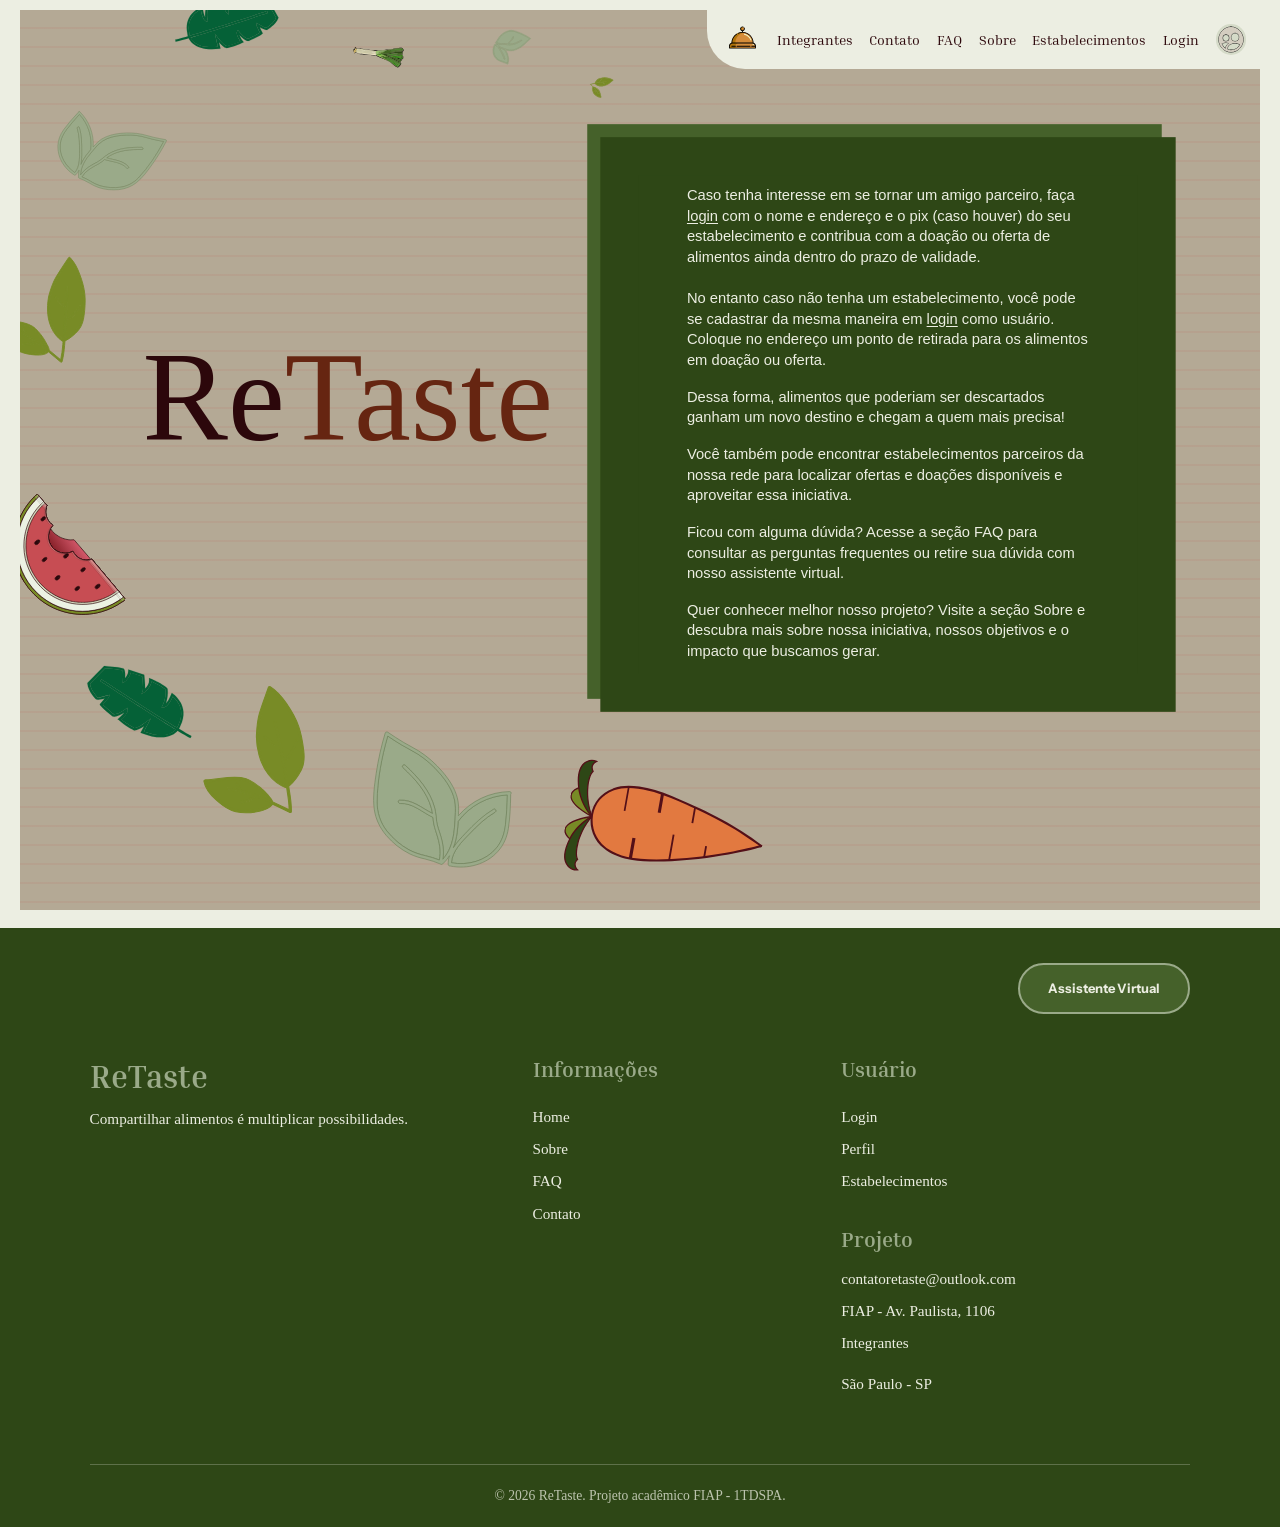
<file: GS_Front/projeto/index.html>
<!--
INTEGRANTES DO GRUPO
1TDSPA - RM574491 – MARINA SANTANA QUEIROZ
1TDSPA - RM576524 – SOFIA OLIVEIRA GONÇALVES front-end e design
1TDSPA - RM575649 – JÚLIO BERNARDES DA SILVA
1TDSPA - RM575635 – RAFAEL MADEIRA GOMES RIBEIRO
1TDSPA - RM576314 – ENRIQUE TRINDADE FERREIRA SILVA
-->
<!DOCTYPE html>
<html lang="pt-br">

<head>
    <meta charset="UTF-8">
    <meta name="viewport" content="width=device-width, initial-scale=1.0">
    <meta name="description"
        content="Conheça nossa plataforma e descubra como aproveitar as ofertas e doações ou como contriubuir com o seu negócio para a redução do desperdício de alimentos, promovendo a solidariedade.">
    <title>Home | ReTaste </title>

    <!-- Ícone da aba e fontes Google fonts -->
    <link rel="icon" href="../img/logo.svg" type="image/svg+xml">
    <link rel="preconnect" href="https://fonts.googleapis.com">
    <link rel="preconnect" href="https://fonts.gstatic.com" crossorigin>
    <link
        href="https://fonts.googleapis.com/css2?family=Inria+Serif:ital,wght@0,300;0,400;0,700;1,300;1,400;1,700&family=Instrument+Sans:ital,wght@0,400..700;1,400..700&display=swap"
        rel="stylesheet">

    <!-- Estilos do site -->
    <link rel="stylesheet" href="../css/style.css">

    <script src="../js/script.js" defer></script>
</head>

<body class="body-index">
    <header class="cabecalho-index">
        <div class="cabecalho-esquerda-index" aria-label="Navegação principal">
            <nav>
                <ul>
                    <li><a href="faq.html">FAQ</a></li>
                    <li><a href="contato.html">Contato</a></li>
                    <li><a href="integrantes.html">Integrantes</a></li>

                </ul>
            </nav>
        </div>
        <div class="cabecalho-direita-index">
            <nav>
                <ul>
                    <li><a href="index.html"><img class="logo-index" src="../img/logo.svg" alt="Início"></a></li>
                    <li><a href="sobre.html">Sobre</a></li>
                    <li><a href="estabelecimentos.html">Estabelecimentos</a></li>
                    <li><a href="login.html">Login</a></li>
                    <li><a href="perfil.html"><img class="logo-perfil-index" src="../img/perfil.svg" alt="Perfil"></a>
                    </li>
                </ul>
            </nav>
        </div>
    </header>

    <main>
        <article>
            <div class="assets-container-index">
                <!--ordem dos assetss de planta-->
                <img src="../img/plant-escura.svg" alt="">
                <img src="../img/plant-medium.svg" alt="">
                <img src="../img/planta-clarissima.svg" alt="">
                <img src="../img/planta-media.svg" alt="">
                <img src="../img/plant-escura.svg" alt="">
                <img src="../img/planta-clarissima.svg" alt="">
                <img src="../img/plant-medium.svg" alt="">
                <!--8-->
                <img src="../img/plant-escura.svg" alt="">
                <img src="../img/plant-medium.svg" alt="">
                <img src="../img/planta-clarissima.svg" alt="">
                <!--comidas-->
                <img class="cenoura-index" src="../img/cenoura.svg" alt="">
                <img class="melancia-index" src="../img/melancia.svg" alt="">
                <img class="cebolinha-index" src="../img/cebolinha.svg" alt="">
            </div>
        </article>
        <section>
            <div class="texto-container-index">
                <img class="quadrado-escuro-index" src="../img/quadrado-escuro.svg" alt="">
                <img class="quadrado-medio-index" src="../img/quadrado-medio.svg" alt="">
                <h1 id="retaste">Re<span class="destaque-index">Taste</span></h1>
                <div class="textos-index">
                    <p>Caso tenha interesse em se tornar um amigo parceiro, faça <a href="login.html">login</a> com o
                        nome e endereço e o pix (caso houver) do seu
                        estabelecimento
                        e contribua com a doação ou oferta de alimentos ainda dentro do prazo de validade.<br><br>No
                        entanto
                        caso não tenha um estabelecimento, você pode se cadastrar da mesma maneira em <a
                            href="login.html">login</a> como usuário. Coloque no endereço um ponto de retirada
                        para
                        os alimentos em doação ou oferta.</p>

                    <p>Dessa forma, alimentos que poderiam ser descartados ganham um novo destino e chegam a quem mais
                        precisa!</p>

                    <p>Você também pode encontrar estabelecimentos parceiros da nossa rede para localizar ofertas e
                        doações
                        disponíveis e aproveitar essa iniciativa.</p>

                    <p>Ficou com alguma dúvida? Acesse a seção FAQ para consultar as perguntas frequentes ou retire sua
                        dúvida com nosso assistente virtual.</p>

                    <p>Quer conhecer melhor nosso projeto? Visite a seção Sobre e descubra mais sobre nossa iniciativa,
                        nossos objetivos e o impacto que buscamos gerar.</p>
                </div>
            </div>
        </section>
    </main>
    <br>
    <!-- RODAPÉ -->
    <footer class="rodape" aria-label="rodapé">
        <div class="chatbot">
            <a class="botao" href="https://web.telegram.org/k/#@retaste_assistente_bot">
                Assistente Virtual
            </a>
        </div>
        <div class="rodape-conteudo">

            <div>
                <h2>ReTaste</h2>
                <p>Compartilhar alimentos é multiplicar possibilidades.</p>
            </div>

            <div class="informacoes-rodape">
                <h3>Informações</h3>

                <nav aria-label="Informações sobre o projeto">
                    <ul>
                        <li><a href="index.html">Home</a></li>
                        <li><a href="sobre.html">Sobre</a></li>
                        <li><a href="faq.html">FAQ</a></li>
                        <li><a href="contato.html">Contato</a></li>
                    </ul>
                </nav>
            </div>

            <div class="informacoes-rodape">
                <h3>Usuário</h3>

                <nav aria-label="Área do usuário">
                    <ul>
                        <li><a href="login.html">Login</a></li>
                        <li><a href="perfil.html">Perfil</a></li>
                        <li><a href="estabelecimentos.html">Estabelecimentos</a></li>
                    </ul>
                </nav>

                <div class="projeto-rodape">
                    <h3>Projeto</h3>
                    <p>contatoretaste@outlook.com</p>
                    <p>FIAP - Av. Paulista, 1106</p>
                    <a href="integrantes.html">Integrantes</a>
                    <p>São Paulo - SP</p>
                </div>
            </div>

            <div class="rodape-final">
                <p>© 2026 ReTaste. Projeto acadêmico FIAP - 1TDSPA.</p>
            </div>

        </div>
    </footer>
</body>

</html>
</file>
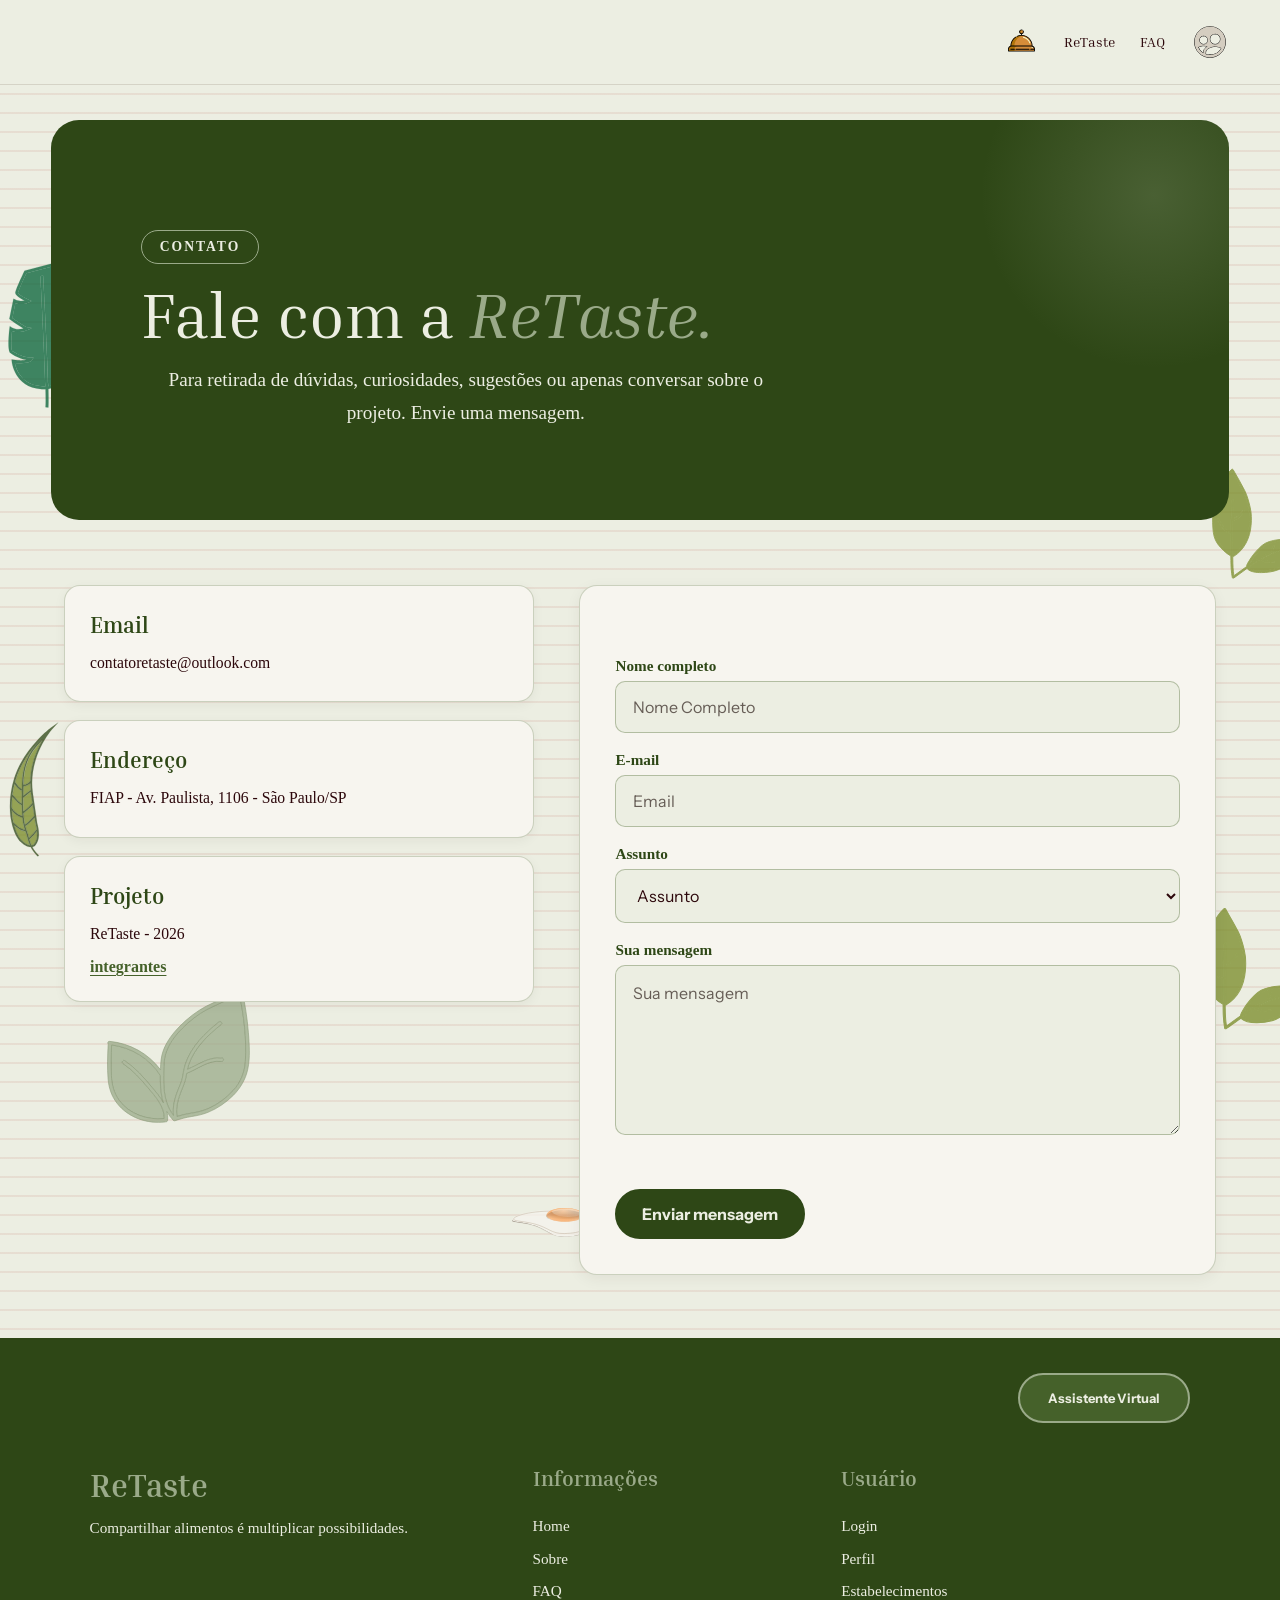
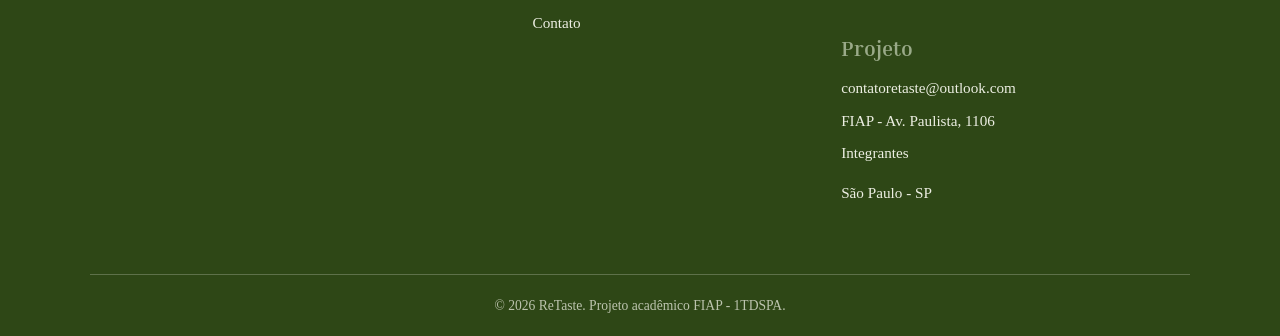
<file: GS_Front/projeto/contato.html>
<!--
INTEGRANTES DO GRUPO
1TDSPA - RM574491 – MARINA SANTANA QUEIROZ
1TDSPA - RM576524 – SOFIA OLIVEIRA GONÇALVES
1TDSPA - RM575649 – JÚLIO BERNARDES DA SILVA
1TDSPA - RM575635 – RAFAEL MADEIRA GOMES RIBEIRO
1TDSPA - RM576314 – ENRIQUE TRINDADE FERREIRA SILVA
-->
<!DOCTYPE html>
<html lang="pt-BR">

<head>
    <meta charset="UTF-8">
    <meta name="viewport" content="width=device-width, initial-scale=1.0">
    <meta name="description" content="Entre em contato com a equipe da resposável pela ReTaste.">
    <title>Contato | ReTaste </title>

    <!-- Ícone da aba e fontes Google fonts -->
    <link rel="icon" href="../img/logo.svg" type="image/svg+xml">
    <link rel="preconnect" href="https://fonts.googleapis.com">
    <link rel="preconnect" href="https://fonts.gstatic.com" crossorigin>
    <link
        href="https://fonts.googleapis.com/css2?family=Inria+Serif:ital,wght@0,300;0,400;0,700;1,300;1,400;1,700&family=Instrument+Sans:ital,wght@0,400..700;1,400..700&display=swap"
        rel="stylesheet">

    <!-- Estilos do site -->
    <link rel="stylesheet" href="../css/contato.css">
    <script src="../js/script.js" defer></script>
</head>

<body class="body">
    <header class="cabecalho">
        <div class="cabecalho-direita" aria-label="Navegação principal">
            <nav>
                <ul>
                    <li><a href="index.html"><img class="logo" src="../img/logo.svg" alt="Início">ReTaste</a></li>
                </ul>
            </nav>
        </div>
        <div class="cabecalho-esquerda">
            <nav>
                <ul>
                    <li><a href="faq.html">FAQ</a></li>
                    <li><a href="perfil.html"><img class="logo-perfil" src="../img/perfil.svg" alt="Perfil"></a></li>
                </ul>
            </nav>
        </div>
    </header>

    <main>
        <article>
            <div class="assets-container">
                <!--ordem dos assetss de planta-->
                <img src="../img/plant-escura.svg" alt="">
                <img src="../img/plant-medium.svg" alt="">
                <img src="../img/planta-media.svg" alt="">
                <img src="../img/plant-medium.svg" alt="">
                <img src="../img/planta-clarissima.svg" alt="">
                <!--comidas rodape-->
                <img src="../img/plant-medium.svg" alt="">
                <img src="../img/ovo.svg" alt="">
                <img src="../img/planta-media.svg" alt="">
            </div>
        </article>
        <!-- Moldura azul com a abertura da página
         aria-hidden="true" diz que o elemento >x< não sera lido  pela assistencia de tela-->
        <div class="moldura">
            <div class="brilho" aria-hidden="true"></div>
            <section class="apresentacao">
                <div class="h1-contato">
                    <span class="selo">Contato</span>
                    <h1>Fale com a <span class="destaque">ReTaste.</span></h1>
                    <p>Para retirada de dúvidas, curiosidades, sugestões ou apenas conversar sobre o projeto. Envie uma
                        mensagem.</p>
                </div>
            </section>
        </div>

        <!-- Informações + formulário -->
        <section class="infos-contato-container"
            aria-label="email e endereço para localização da equipe fundadora e nome do projeto">
            <div>
                <div class="contato-info">
                    <div class="email-contato">
                        <h3 aria-label="email">Email</h3>
                        <p>contatoretaste@outlook.com</p>
                    </div>
                    <div class="endereco-contato">
                        <h3 aria-label="endereço">Endereço</h3>
                        <p>FIAP - Av. Paulista, 1106 - São Paulo/SP</p>
                    </div>
                    <div class="projeto-contato">
                        <h3 aria-label="projeto">Projeto</h3>
                        <p>ReTaste - 2026</p>
                        <a href="integrantes.html" aria-label="link para página de integrantes">integrantes</a>
                    </div>
                </div>

                <!-- Os atributos "name" já deixam o formulário pronto para o back-end -->
                <form class="contato-container" method="POST">
                    <br><label for="nome">Nome completo</label>
                    <input type="text" id="nome" name="nome" placeholder="Nome Completo" autocomplete="name" required>

                    <label for="email">E-mail</label>
                    <input type="email" id="email" name="email" placeholder="Email" autocomplete="email" required>

                    <label for="assunto">Assunto</label>
                    <select id="assunto" name="assunto" required>
                        <option value="" disabled selected>Assunto</option>
                        <option value="duvida">Dúvida</option>
                        <option value="sugestao">Sugestão</option>
                        <option value="parceria">Parceria</option>
                        <option value="outro">Outro</option>
                    </select>

                    <label for="mensagem">Sua mensagem</label>
                    <textarea id="mensagem" name="mensagem" placeholder="Sua mensagem" required></textarea>

                    <br><button class="botao" type="submit">Enviar mensagem</button>
                    <!--um parágrafo para classe ser identificada pejo js e ser enviara uma mensagem
                        role status= aos leitores de tela que aquela área é de status
                        aria-live="polite"= permite que leitores de terra leiam coisas novas que surgem na tela ou alterações na tela.
                        polite= permite que o leitor termine o que está lendo para dar as informações.
                        -->
                    <p class="aviso" role="status" aria-live="polite"></p>
                </form>
            </div>
        </section>
    </main>
    <br>
    <!-- RODAPÉ -->
    <footer class="rodape" aria-label="rodapé">
        <div class="chatbot">
            <a class="botao" href="https://web.telegram.org/k/#@retaste_assistente_bot">
                Assistente Virtual
            </a>
        </div>
        <div class="rodape-conteudo">

            <div>
                <h2>ReTaste</h2>
                <p>Compartilhar alimentos é multiplicar possibilidades.</p>
            </div>

            <div class="informacoes-rodape">
                <h3>Informações</h3>

                <nav aria-label="Informações sobre o projeto">
                    <ul>
                        <li><a href="index.html">Home</a></li>
                        <li><a href="sobre.html">Sobre</a></li>
                        <li><a href="faq.html">FAQ</a></li>
                        <li><a href="contato.html">Contato</a></li>
                    </ul>
                </nav>
            </div>

            <div class="informacoes-rodape">
                <h3>Usuário</h3>

                <nav aria-label="Área do usuário">
                    <ul>
                        <li><a href="login.html">Login</a></li>
                        <li><a href="perfil.html">Perfil</a></li>
                        <li><a href="estabelecimentos.html">Estabelecimentos</a></li>
                    </ul>
                </nav>

                <div class="projeto-rodape">
                    <h3>Projeto</h3>
                    <p>contatoretaste@outlook.com</p>
                    <p>FIAP - Av. Paulista, 1106</p>
                    <a href="integrantes.html">Integrantes</a>
                    <p>São Paulo - SP</p>
                </div>
            </div>

            <div class="rodape-final">
                <p>© 2026 ReTaste. Projeto acadêmico FIAP - 1TDSPA.</p>
            </div>

        </div>
    </footer>
</body>

</html>
</file>
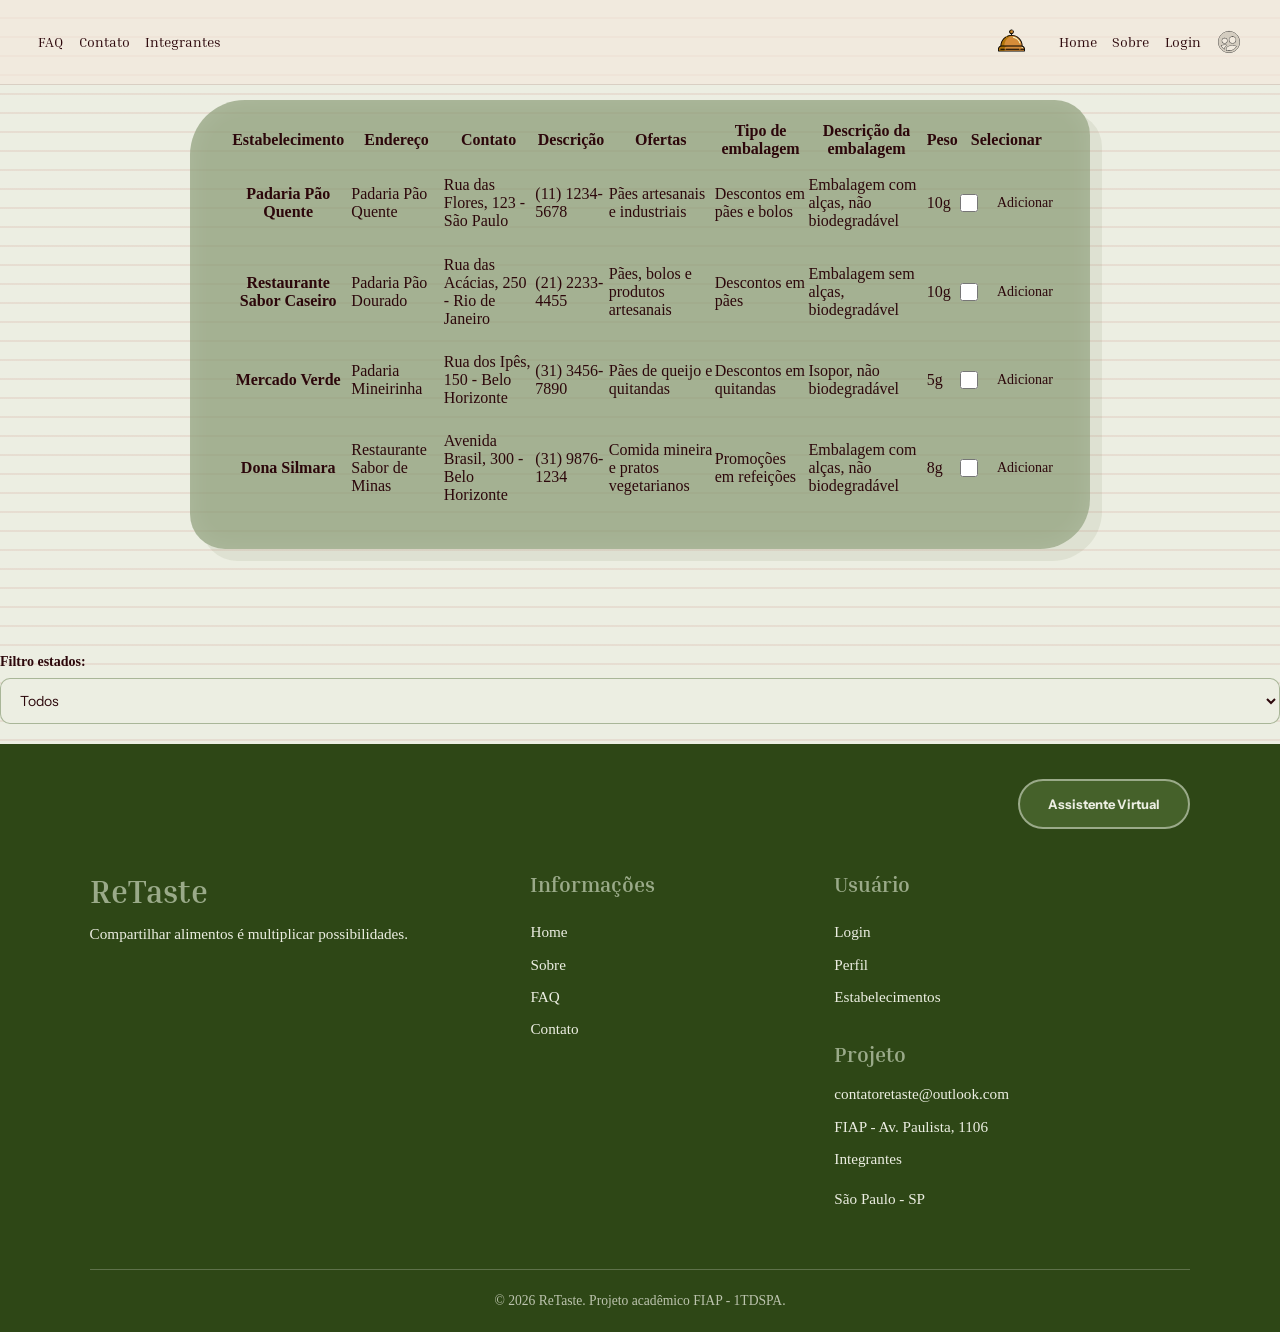
<file: GS_Front/projeto/estabelecimentos.html>
<!--
INTEGRANTES DO GRUPO
1TDSPA - RM574491 – MARINA SANTANA QUEIROZ
1TDSPA - RM576524 – SOFIA OLIVEIRA GONÇALVES front-end e design
1TDSPA - RM575649 – JÚLIO BERNARDES DA SILVA
1TDSPA - RM575635 – RAFAEL MADEIRA GOMES RIBEIRO
1TDSPA - RM576314 – ENRIQUE TRINDADE FERREIRA SILVA
-->
<!DOCTYPE html>
<html lang="pt-br">

<head>
    <meta charset="UTF-8">
    <meta name="viewport" content="width=device-width, initial-scale=1.0">
    <meta name="description"
        content="Descubra as ofertas dos estabelecimentos e amigos parceiros da nossa rede que contribuem para a redução do desperdício de alimentos, promovendo a solidariedade.">
    <title>Estabelecimentos | ReTaste </title>

    <!-- Ícone da aba e fontes Google fonts -->
    <link rel="icon" href="../img/logo.svg" type="image/svg+xml">
    <link rel="preconnect" href="https://fonts.googleapis.com">
    <link rel="preconnect" href="https://fonts.gstatic.com" crossorigin>
    <link
        href="https://fonts.googleapis.com/css2?family=Inria+Serif:ital,wght@0,300;0,400;0,700;1,300;1,400;1,700&family=Instrument+Sans:ital,wght@0,400..700;1,400..700&display=swap"
        rel="stylesheet">

    <!-- Estilos do site -->
    <link rel="stylesheet" href="../css/estabelecimento.css">
    <script src="../js/script.js" defer></script>
</head>

<body class="body">
    <header class="cabecalho">
        <div class="cabecalho-esquerda" aria-label="Navegação principal">
            <nav>
                <ul>
                    <li><a href="faq.html">FAQ</a></li>
                    <li><a href="contato.html">Contato</a></li>
                    <li><a href="integrantes.html">Integrantes</a></li>

                </ul>
            </nav>
        </div>
        <div class="cabecalho-direita">
            <nav>
                <ul>
                    <li><a href="estabelecimentos.html"><img class="logo" src="../img/logo.svg" alt="Início"></a></li>
                    <li><a href="index.html">Home</a></li>
                    <li><a href="sobre.html">Sobre</a></li>
                    <li><a href="login.html">Login</a></li>
                    <li><a href="perfil.html"><img class="logo-perfil" src="../img/perfil.svg" alt="Perfil"></a></li>
                </ul>
            </nav>
        </div>
    </header>

    <main>

        <!-- TABELA DE ESTABELECIMENTOS -->

        <section class="secao-integrantes" aria-label="Estabelecimentos, endereços, contatos, descrições e ofertas">

            <table class="cartao-integrantes">

                <thead>
                    <tr class="titulos-estabelecimentos">
                        <th scope="col">Estabelecimento</th>
                        <th scope="col">Endereço</th>
                        <th scope="col">Contato</th>
                        <th scope="col">Descrição</th>
                        <th scope="col">Ofertas</th>
                        <th scope="col">Tipo de embalagem</th>
                        <th scope="col">Descrição da embalagem</th>
                        <th scope="col">Peso</th>
                        <th scope="col">Selecionar</th>
                    </tr>
                </thead>

                <tbody id="lista-estabelecimentos">

                    <!-- PADARIA -->
                    <tr id="padaria">
                        <th scope="row">Padaria Pão Quente</th>
                        <td>Rua das Flores, 123</td>
                        <td>(11) 1234-5678</td>
                        <td>Caseiros e industriais. Contém glúten, lactose e alguns contêm nozes</td>
                        <td>Descontos em pães e bolos frescos</td>
                        <td>Plástico</td>
                        <td>Embalagem com alças, não biodegradável</td>
                        <td>10g</td>

                        <td>
                            <div class="checkbox-group">
                                <label class="checkbox" for="pedido-padaria">
                                    <input type="checkbox" name="pedidos[]" id="pedido-padaria" value="padaria">
                                    <span class="texto">Adicionar</span>
                                </label>
                            </div>
                        </td>
                    </tr>

                    <!-- RESTAURANTE -->
                    <tr id="restaurante">
                        <th scope="row">Restaurante Sabor Caseiro</th>
                        <td>Avenida Central, 456</td>
                        <td>(11) 9876-5432</td>
                        <td>Pratos variados, veganos e não veganos</td>
                        <td>Promoções em pratos do dia</td>
                        <td>Plástico</td>
                        <td>Embalagem sem alças, biodegradável</td>
                        <td>10g</td>

                        <td>
                            <div class="checkbox-group">
                                <label class="checkbox" for="pedido-restaurante">
                                    <input type="checkbox" name="pedidos[]" id="pedido-restaurante" value="restaurante">
                                    <span class="texto">Adicionar</span>
                                </label>
                            </div>
                        </td>
                    </tr>

                    <!-- MERCADO -->
                    <tr id="mercado">
                        <th scope="row">Mercado Verde</th>
                        <td>Rua das Palmeiras, 789</td>
                        <td>(11) 2468-1357</td>
                        <td>Produtos com e sem glúten e lactose</td>
                        <td>Doações de alimentos</td>
                        <td>Plástico</td>
                        <td>Isopor, não biodegradável</td>
                        <td>5g</td>

                        <td>
                            <div class="checkbox-group">
                                <label class="checkbox" for="pedido-mercado">
                                    <input type="checkbox" name="pedidos[]" id="pedido-mercado" value="mercado">
                                    <span class="texto">Adicionar</span>
                                </label>
                            </div>
                        </td>
                    </tr>

                    <!-- DONA SILMARA -->
                    <tr id="silmara">
                        <th scope="row">Dona Silmara</th>
                        <td>Rua das Flores, 123</td>
                        <td>(11) 1244-5557</td>
                        <td>Produtos caseiros</td>
                        <td>Descontos em bolos de pote</td>
                        <td>Plástico</td>
                        <td>Embalagem com alças, não biodegradável</td>
                        <td>8g</td>

                        <td>
                            <div class="checkbox-group">
                                <label class="checkbox" for="pedido-silmara">
                                    <input type="checkbox" name="pedidos[]" id="pedido-silmara" value="silmara">
                                    <span class="texto">Adicionar</span>
                                </label>
                            </div>
                        </td>
                    </tr>

                </tbody>

            </table>

        </section>



        <!-- FILTRO DE ESTADOS -->
        <section id="filtro">

            <div class="filtro-estados">

                <label for="estados" aria-labelledby="estados">Filtro estados:</label>

                <select id="estados" name="estados">

                    <option value="">Todos</option>
                    <option value="SP">São Paulo</option>
                    <option value="RJ">Rio de Janeiro</option>
                    <option value="MG">Minas Gerais</option>

                </select>

            </div>

        </section>

    </main>
     <!-- RODAPÉ -->
    <footer class="rodape" aria-label="rodapé">
        <div class="chatbot">
            <a class="botao" href="https://web.telegram.org/k/#@retaste_assistente_bot">
                Assistente Virtual
            </a>
        </div>
        <div class="rodape-conteudo">

            <div>
                <h2>ReTaste</h2>
                <p>Compartilhar alimentos é multiplicar possibilidades.</p>
            </div>

            <div class="informacoes-rodape">
                <h3>Informações</h3>

                <nav aria-label="Informações sobre o projeto">
                    <ul>
                        <li><a href="index.html">Home</a></li>
                        <li><a href="sobre.html">Sobre</a></li>
                        <li><a href="faq.html">FAQ</a></li>
                        <li><a href="contato.html">Contato</a></li>
                    </ul>
                </nav>
            </div>

            <div class="informacoes-rodape">
                <h3>Usuário</h3>

                <nav aria-label="Área do usuário">
                    <ul>
                        <li><a href="login.html">Login</a></li>
                        <li><a href="perfil.html">Perfil</a></li>
                        <li><a href="estabelecimentos.html">Estabelecimentos</a></li>
                    </ul>
                </nav>

                <div class="projeto-rodape">
                    <h3>Projeto</h3>
                    <p>contatoretaste@outlook.com</p>
                    <p>FIAP - Av. Paulista, 1106</p>
                    <a href="integrantes.html">Integrantes</a>
                    <p>São Paulo - SP</p>
                </div>
            </div>

            <div class="rodape-final">
                <p>© 2026 ReTaste. Projeto acadêmico FIAP - 1TDSPA.</p>
            </div>

        </div>
    </footer>
</body>

</html>
</file>
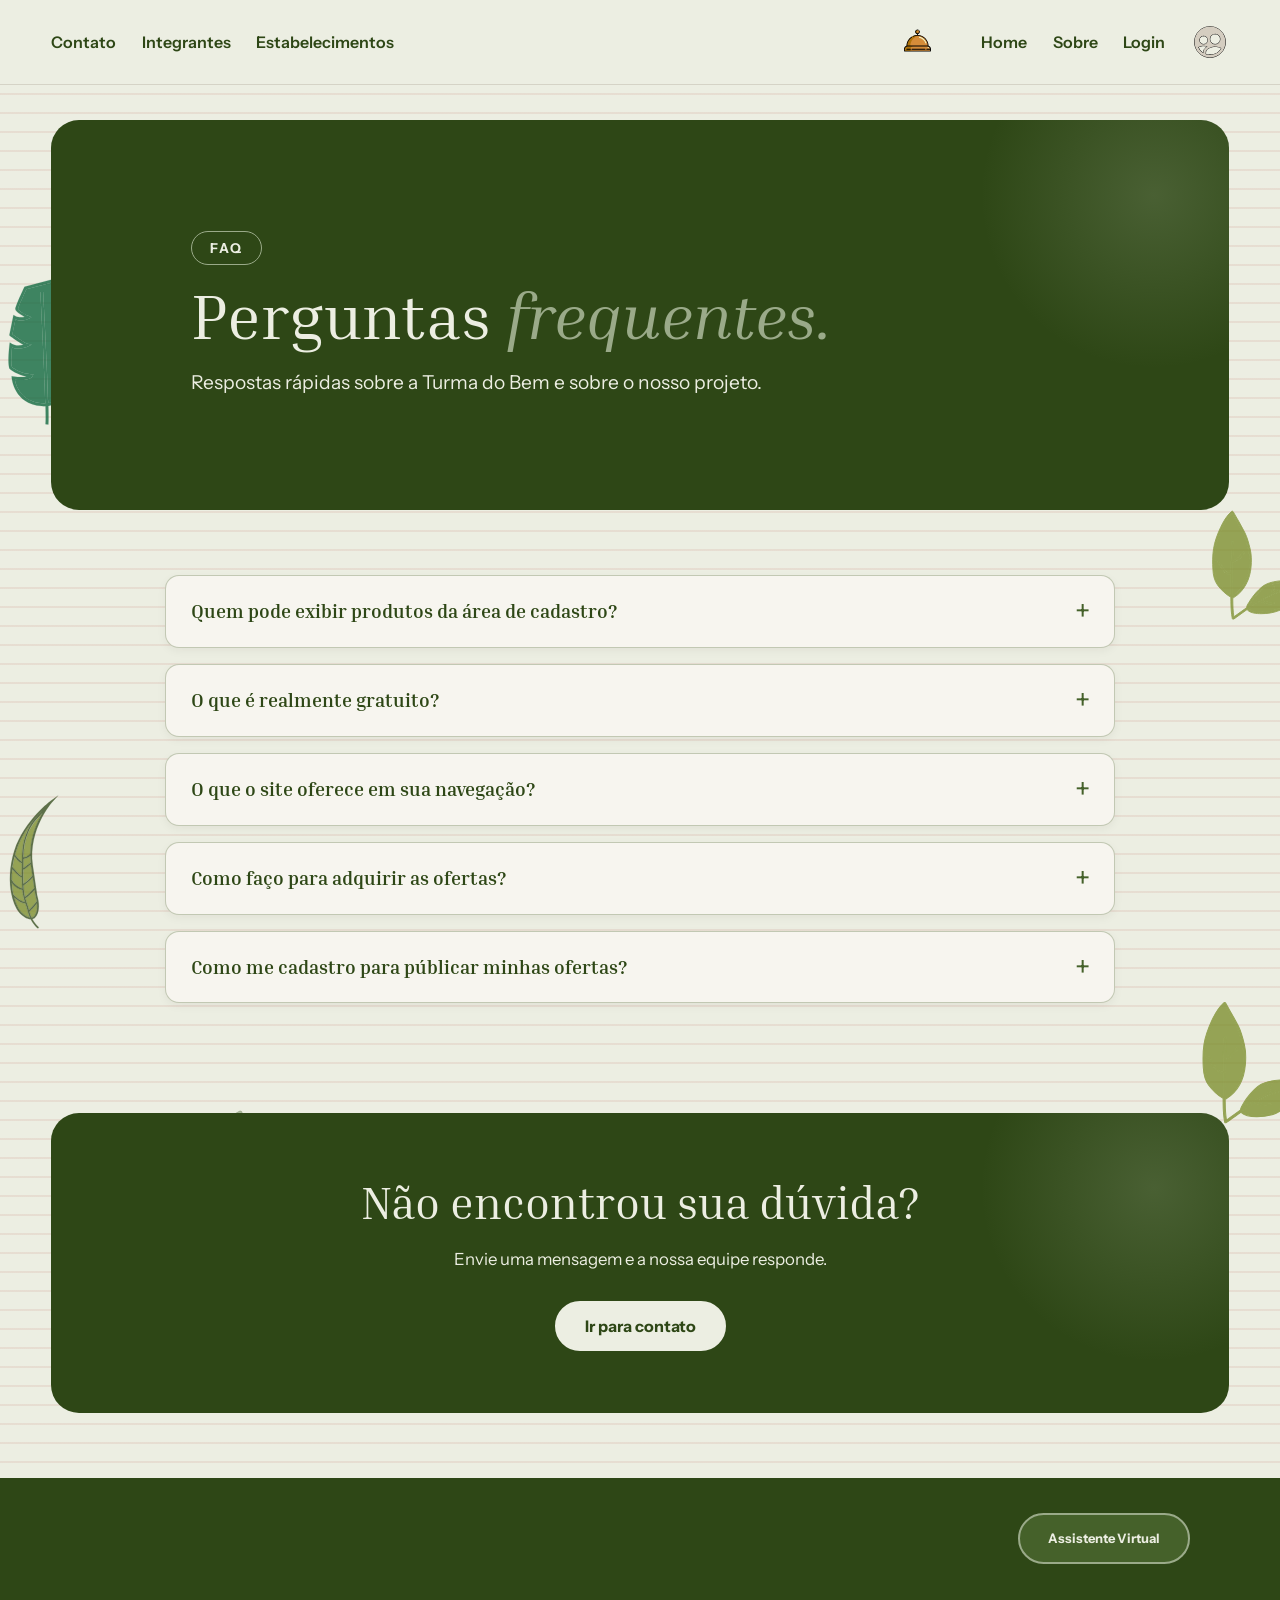
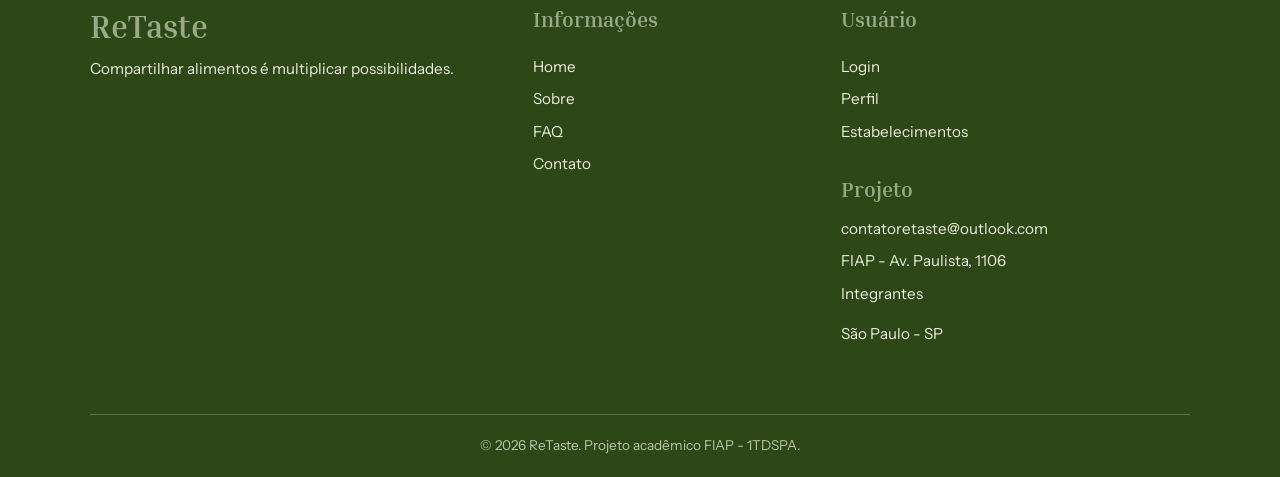
<file: GS_Front/projeto/faq.html>
<!--
INTEGRANTES DO GRUPO
1TDSPA - RM574491 – MARINA SANTANA QUEIROZ
1TDSPA - RM576524 – SOFIA OLIVEIRA GONÇALVES
1TDSPA - RM575649 – JÚLIO BERNARDES DA SILVA
1TDSPA - RM575635 – RAFAEL MADEIRA GOMES RIBEIRO
1TDSPA - RM576314 – ENRIQUE TRINDADE FERREIRA SILVA
-->
<!DOCTYPE html>
<html lang="pt-BR">

<head>
    <meta charset="UTF-8">
    <meta name="viewport" content="width=device-width, initial-scale=1.0">
    <meta name="description" content="Retire suas todas as dúvidas sobre a ReTaste.">
    <title>FAQ | ReTaste </title>

    <!-- Ícone da aba e fontes Google fonts -->
    <link rel="icon" href="../img/logo.svg" type="image/svg+xml">
    <link rel="preconnect" href="https://fonts.googleapis.com">
    <link rel="preconnect" href="https://fonts.gstatic.com" crossorigin>
    <link
        href="https://fonts.googleapis.com/css2?family=Inria+Serif:ital,wght@0,300;0,400;0,700;1,300;1,400;1,700&family=Instrument+Sans:ital,wght@0,400..700;1,400..700&display=swap"
        rel="stylesheet">

    <!-- Estilos do site -->
    <link rel="stylesheet" href="../css/faq.css">
    <script src="../js/script.js" defer></script>
</head>

<body class="body">
    <header class="cabecalho">
        <div class="cabecalho-esquerda" aria-label="Navegação principal">
            <nav>
                <ul>
                    <li><a href="contato.html">Contato</a></li>
                    <li><a href="integrantes.html">Integrantes</a></li>
                    <li><a href="estabelecimentos.html">Estabelecimentos</a></li>

                </ul>
            </nav>
        </div>
        <div class="cabecalho-direita">
            <nav>
                <ul>
                    <li><a href="faq.html"><img class="logo" src="../img/logo.svg" alt="Início"></a></li>
                    <li><a href="index.html">Home</a></li>
                    <li><a href="sobre.html">Sobre</a></li>
                    <li><a href="login.html">Login</a></li>
                    <li><a href="perfil.html"><img class="logo-perfil" src="../img/perfil.svg" alt="Perfil"></a></li>
                </ul>
            </nav>
        </div>
    </header>
    <main>
        <article>
            <div class="assets-container">
                <!--ordem dos assetss de planta-->
                <img src="../img/plant-escura.svg" alt="">
                <img src="../img/plant-medium.svg" alt="">
                <img src="../img/planta-media.svg" alt="">
                <img src="../img/plant-medium.svg" alt="">
                <img src="../img/planta-clarissima.svg" alt="">
                <!--comidas rodape-->
                <img src="../img/plant-medium.svg" alt="">
                <img src="../img/ovo.svg" alt="">
                <img src="../img/planta-media.svg" alt="">
            </div>
        </article>

        <!-- Moldura azul com a abertura da página -->
        <div class="moldura">
            <div class="brilho" aria-hidden="true"></div>
            <section class="abertura abertura-simples container">
                <span class="selo">FAQ</span>
                <h1>Perguntas <span class="destaque">frequentes.</span></h1>
                <p>Respostas rápidas sobre a Turma do Bem e sobre o nosso projeto.</p>
            </section>
        </div>

        <!-- Lista de perguntas -->
        <section class="secao" aria-label="Listas expansivas de perguntas com respostas.">
            <div class="container">
                <div class="faq revelar">
                    <details>
                        <summary>Quem pode exibir produtos da área de cadastro?</summary>
                        <p>Grandes empresas, micro empresas e pessoas comuns podem fazer seu cadastro em <a
                                href="login.html">login</a>. Caso o cadastro seja por uma pessoa civil, coloque um
                            endereço seguro para o encontro entre cliente e vendedor não sendo necessário colocar
                            cnpj e cadastrar seus produtos em <a href="perfil.html">perfil</a></p>
                    </details>

                    <details>
                        <summary>O que é realmente gratuito?</summary>
                        <p>Você pode navegar pelas ofertas dos restaurantes participantes da ReTaste em <a
                                href="estabelecimentos.html">Estabelecimentos</a> e checar se há alguma oferta de
                            doação, se caracterizando como gratuita.</p>
                    </details>

                    <details>
                        <summary>O que o site oferece em sua navegação?</summary>
                        <p>O site aborda assuntos da fome e desperdício de alimentos no Brasil e no mundo, trazendo
                            dados e questionamentos para o público. Além disso em nossa navegação é indentificável
                            área de login para empresas e pessoas comuns, área de contato com nosso assistente
                            virtual, FAQ para perguntas e respostas e uma área dedicada à apresentação com meios de
                            comunicação com os membros do projeto ReTaste.</p>
                    </details>

                    <details>
                        <summary>Como faço para adquirir as ofertas?</summary>
                        <p>Para adiquirir as ofertas, basta ir até o local dito na lista junto do produto desejado.
                            Entretanto, caso haja dúvidas sobre o produto ou localização, basta contatar o
                            estabelecimento em questão por meio do contato fornecido junto à oferta do produto.</p>
                    </details>

                    <details>
                        <summary>Como me cadastro para públicar minhas ofertas?</summary>
                        <p>Para se cadastrar basta completar os campos necessários, (não sendo obrigatório o de
                            CNPJ) na página de <a href="login.html">login</a> e na página de <a
                                href="perfil.html">perfil.</a></p>
                    </details>
                </div>
            </div>
        </section>

        <!-- Chamada final -->
        <section class="moldura chamada-final" aria-labelledby="titulo-cta">
            <div class="brilho" aria-hidden="true"></div>
            <h2 id="titulo-cta">Não encontrou sua dúvida?</h2>
            <p>Envie uma mensagem e a nossa equipe responde.</p>
            <div class="grupo-botoes">
                <a class="botao" href="contato.html">Ir para contato</a>
            </div>
        </section>
    </main>
    <br>
    <!-- RODAPÉ -->
    <footer class="rodape" aria-label="rodapé">
        <div class="chatbot">
            <a class="botao" href="https://web.telegram.org/k/#@retaste_assistente_bot">
                Assistente Virtual
            </a>
        </div>
        <div class="rodape-conteudo">

            <div>
                <h2>ReTaste</h2>
                <p>Compartilhar alimentos é multiplicar possibilidades.</p>
            </div>

            <div class="informacoes-rodape">
                <h3>Informações</h3>

                <nav aria-label="Informações sobre o projeto">
                    <ul>
                        <li><a href="index.html">Home</a></li>
                        <li><a href="sobre.html">Sobre</a></li>
                        <li><a href="faq.html">FAQ</a></li>
                        <li><a href="contato.html">Contato</a></li>
                    </ul>
                </nav>
            </div>

            <div class="informacoes-rodape">
                <h3>Usuário</h3>

                <nav aria-label="Área do usuário">
                    <ul>
                        <li><a href="login.html">Login</a></li>
                        <li><a href="perfil.html">Perfil</a></li>
                        <li><a href="estabelecimentos.html">Estabelecimentos</a></li>
                    </ul>
                </nav>

                <div class="projeto-rodape">
                    <h3>Projeto</h3>
                    <p>contatoretaste@outlook.com</p>
                    <p>FIAP - Av. Paulista, 1106</p>
                    <a href="integrantes.html">Integrantes</a>
                    <p>São Paulo - SP</p>
                </div>
            </div>

            <div class="rodape-final">
                <p>© 2026 ReTaste. Projeto acadêmico FIAP - 1TDSPA.</p>
            </div>

        </div>
    </footer>
</body>

</html>
</file>
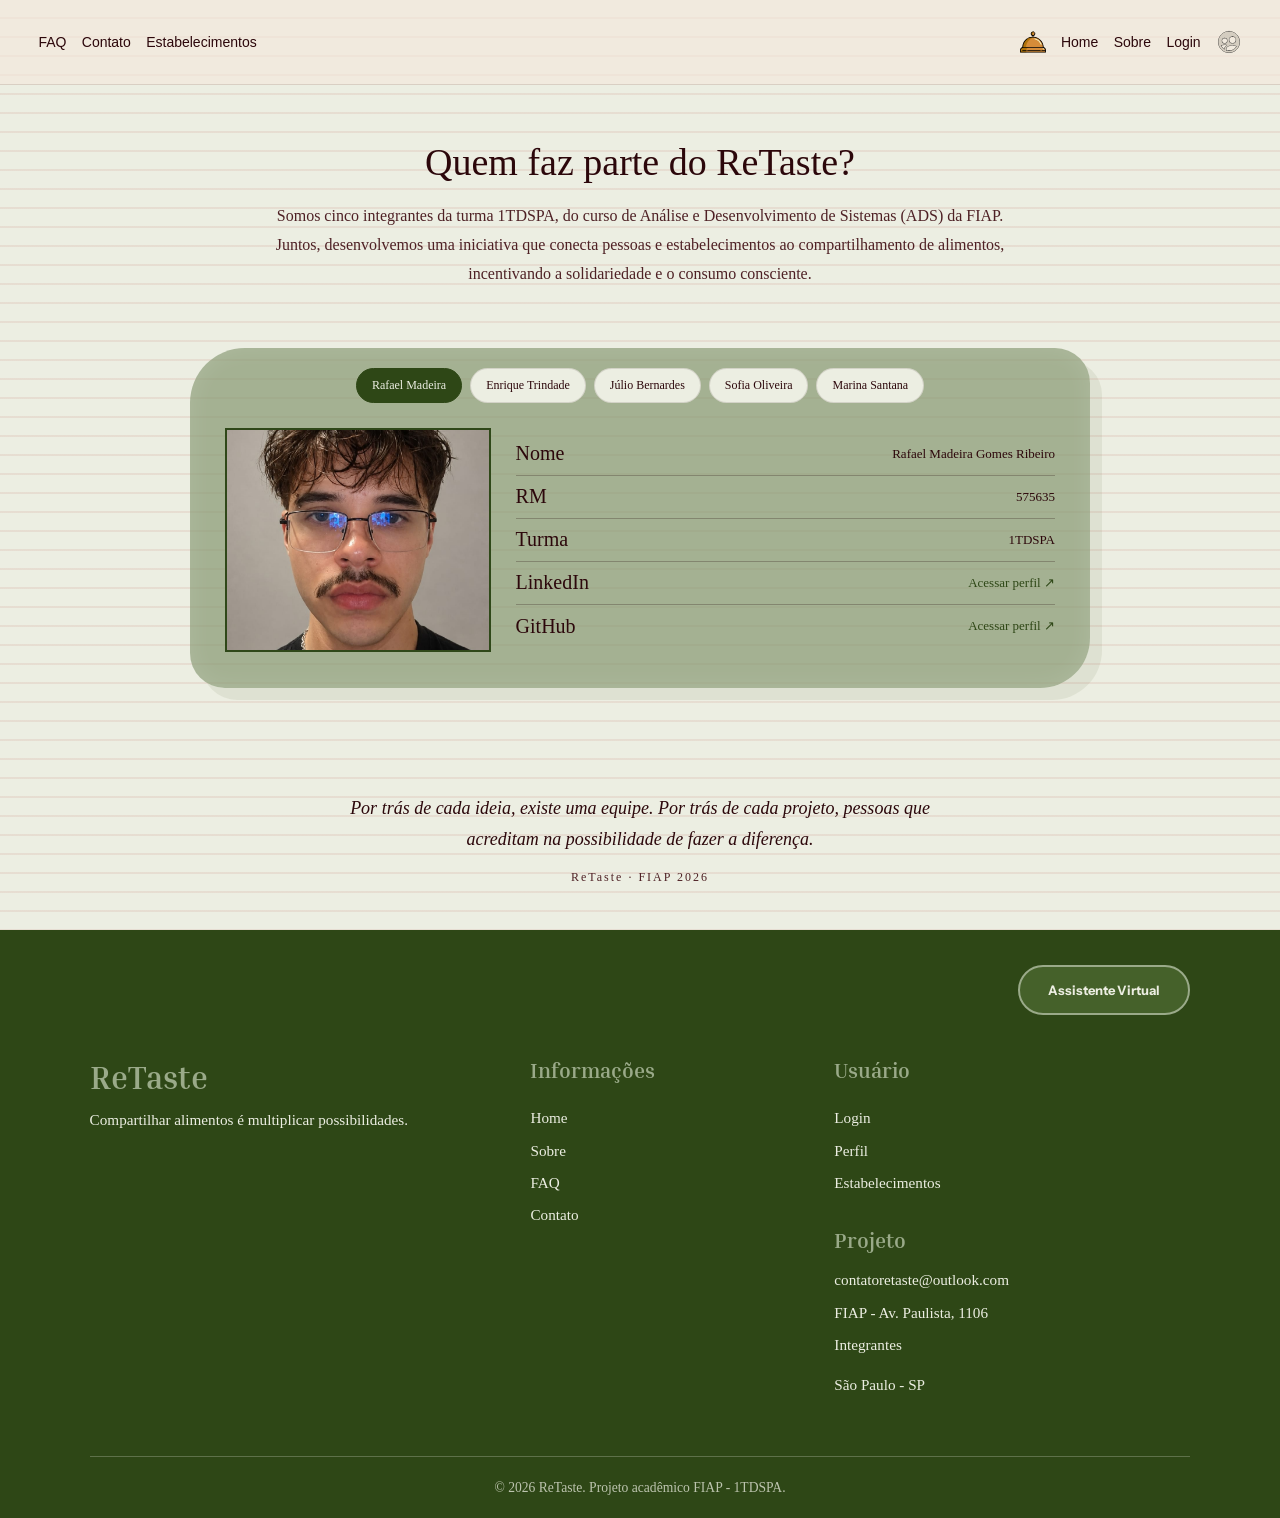
<file: GS_Front/projeto/integrantes.html>
<!DOCTYPE html>
<html lang="pt-BR">

<head>
    <meta charset="UTF-8">
    <meta name="viewport" content="width=device-width, initial-scale=1.0">
    <meta name="description"
        content="Conheça os integrantes do projeto ReTaste, uma iniciativa que conecta pessoas e estabelecimentos ao compartilhamento de alimentos.">
    <title>Integrantes | ReTaste </title>

    <!-- Ícone da aba e fontes Google fonts -->
    <link rel="icon" href="../img/logo.svg" type="image/svg+xml">
    <link rel="preconnect" href="https://fonts.googleapis.com">
    <link rel="preconnect" href="https://fonts.gstatic.com" crossorigin>
    <link
        href="https://fonts.googleapis.com/css2?family=Inria+Serif:ital,wght@0,300;0,400;0,700;1,300;1,400;1,700&family=Instrument+Sans:ital,wght@0,400..700;1,400..700&display=swap"
        rel="stylesheet">

    <!-- Estilos do site -->
    <link rel="stylesheet" href="../css/integrantes.css">
    <script src="../js/script.js" defer></script>
</head>

<body class="body">

    <!-- CABEÇALHO -->
    <header class="cabecalho">
        <div class="cabecalho-esquerda" aria-label="Navegação principal">
            <nav class="menu-principal">
                <ul>
                    <li><a href="faq.html">FAQ</a></li>
                    <li><a href="contato.html">Contato</a></li>
                    <li><a href="estabelecimentos.html">Estabelecimentos</a></li>

                </ul>
            </nav>
        </div>

        <div class="cabecalho-direita">
            <nav class="menu-principal">
                <ul>
                    <li><a href="integrantes.html"><img class="logo-sobre" src="../img/logo.svg" alt="Início"></a></li>
                    <li><a href="index.html">Home</a></li>
                    <li><a href="sobre.html">Sobre</a></li>
                    <li><a href="login.html">Login</a></li>
                    <li><a href="perfil.html"><img class="logo-sobre" src="../img/perfil.svg" alt="Perfil"></a></li>
                </ul>
            </nav>
        </div>
    </header>

    <main>

        <!-- APRESENTAÇÃO -->
        <section class="apresentacao">
            <h1>Quem faz parte do ReTaste?</h1>

            <p>
                Somos cinco integrantes da turma 1TDSPA, do curso de
                Análise e Desenvolvimento de Sistemas (ADS) da FIAP.
                Juntos, desenvolvemos uma iniciativa que conecta pessoas
                e estabelecimentos ao compartilhamento de alimentos,
                incentivando a solidariedade e o consumo consciente.
            </p>
        </section>

        <!-- ÁREA DOS INTEGRANTES -->
        <section class="secao-integrantes" aria-label="Apresentação dos integrantes do projeto">

            <div class="cartao-integrantes">

                <!-- ABAS COM OS NOMES selecionaveis para cada tabela de cada integrate.
                 role="tablist", para acessibilidade. O role é um elemento que informa através de um valor o que aquela parte representa, caso não seja semântico igual "header=cabeçalho ou footer=rodapé"
                 role="tablist"= lista com abas
                 role="tab"= uma aba individual
                 aria-selected="false"= aba não selecionada. "true"= aba selecionada.
                 data-integrante="0"= atributo personalizado, que não é padrão do HTML, mas que serve para identificar o integrante selecionado. O valor "0" indica que é o primeiro integrante da lista.
                -->
                <div class="lista-integrantes" role="tablist" aria-label="Selecionar integrante">

                    <button id="aba-rafael" aria-controls="painel-integrante" class="integrante-btn ativo" type="button" role="tab" aria-selected="true"
                        data-integrante="0">
                        Rafael Madeira
                    </button>

                    <button id="aba-enrique" aria-controls="painel-integrante" class="integrante-btn" type="button" role="tab" aria-selected="false" data-integrante="1">
                        Enrique Trindade
                    </button>

                    <button id="aba-julio" aria-controls="painel-integrante" class="integrante-btn" type="button" role="tab" aria-selected="false" data-integrante="2">
                        Júlio Bernardes
                    </button>

                    <button id="aba-sofia" aria-controls="painel-integrante" class="integrante-btn" type="button" role="tab" aria-selected="false" data-integrante="3">
                        Sofia Oliveira
                    </button>

                    <button id="aba-marina" aria-controls="painel-integrante" class="integrante-btn" type="button" role="tab" aria-selected="false" data-integrante="4">
                        Marina Santana
                    </button>

                </div>

                <!-- FICHA DO INTEGRANTE -->
                <div class="ficha-integrante" role="tabpanel">

                    <div class="foto-container">
                        <img src="../img/rafael.jpeg" alt="Foto de Rafael Madeira Gomes Ribeiro" id="foto-integrante">
                    </div>

                    <div class="informacoes-integrante">

                        <div class="campo">
                            <span class="campo-titulo">Nome</span>
                            <span class="campo-valor" id="nome-integrante" aria-labelledby="nome-integrante">
                                Rafael Madeira Gomes Ribeiro
                            </span>
                        </div>

                        <div class="campo">
                            <span class="campo-titulo">RM</span>
                            <span class="campo-valor" id="rm-integrante" aria-labelledby="rm-integrante">
                                575635
                            </span>
                        </div>

                        <div class="campo">
                            <span class="campo-titulo">Turma</span>
                            <span class="campo-valor" id="turma-integrante" aria-labelledby="turma-integrante">
                                1TDSPA
                            </span>
                        </div>

                        <div class="campo">
                            <span class="campo-titulo">LinkedIn</span>
                            <a href="https://www.linkedin.com/in/rafael-madeira-b8545b312/" target="_blank"
                                rel="noopener noreferrer" class="campo-link" id="linkedin-integrante"
                                aria-labelledby="linkedin-integrante">
                                Acessar perfil ↗
                            </a>
                        </div>

                        <div class="campo">
                            <span class="campo-titulo">GitHub</span>
                            <a href="https://github.com/Ribeir0296" target="_blank" rel="noopener noreferrer"
                                class="campo-link" id="github-integrante" aria-labelledby="github-integrante">
                                Acessar perfil ↗
                            </a>
                        </div>

                    </div>

                </div>

            </div>

        </section>

        <!-- AGRADECIMENTO -->
        <section class="agradecimento">
            <p>
                Por trás de cada ideia, existe uma equipe.
                Por trás de cada projeto, pessoas que acreditam
                na possibilidade de fazer a diferença.
            </p>

            <span>ReTaste · FIAP 2026</span>
        </section>

    </main>
    <!-- RODAPÉ -->
    <footer class="rodape" aria-label="rodapé">
        <div class="chatbot">
            <a class="botao" href="https://web.telegram.org/k/#@retaste_assistente_bot">
                Assistente Virtual
            </a>
        </div>
        <div class="rodape-conteudo">

            <div>
                <h2>ReTaste</h2>
                <p>Compartilhar alimentos é multiplicar possibilidades.</p>
            </div>

            <div class="informacoes-rodape">
                <h3>Informações</h3>

                <nav aria-label="Informações sobre o projeto">
                    <ul>
                        <li><a href="index.html">Home</a></li>
                        <li><a href="sobre.html">Sobre</a></li>
                        <li><a href="faq.html">FAQ</a></li>
                        <li><a href="contato.html">Contato</a></li>
                    </ul>
                </nav>
            </div>

            <div class="informacoes-rodape">
                <h3>Usuário</h3>

                <nav aria-label="Área do usuário">
                    <ul>
                        <li><a href="login.html">Login</a></li>
                        <li><a href="perfil.html">Perfil</a></li>
                        <li><a href="estabelecimentos.html">Estabelecimentos</a></li>
                    </ul>
                </nav>

                <div class="projeto-rodape">
                    <h3>Projeto</h3>
                    <p>contatoretaste@outlook.com</p>
                    <p>FIAP - Av. Paulista, 1106</p>
                    <a href="integrantes.html">Integrantes</a>
                    <p>São Paulo - SP</p>
                </div>
            </div>

            <div class="rodape-final">
                <p>© 2026 ReTaste. Projeto acadêmico FIAP - 1TDSPA.</p>
            </div>

        </div>
    </footer>
</body>

</html>
</file>
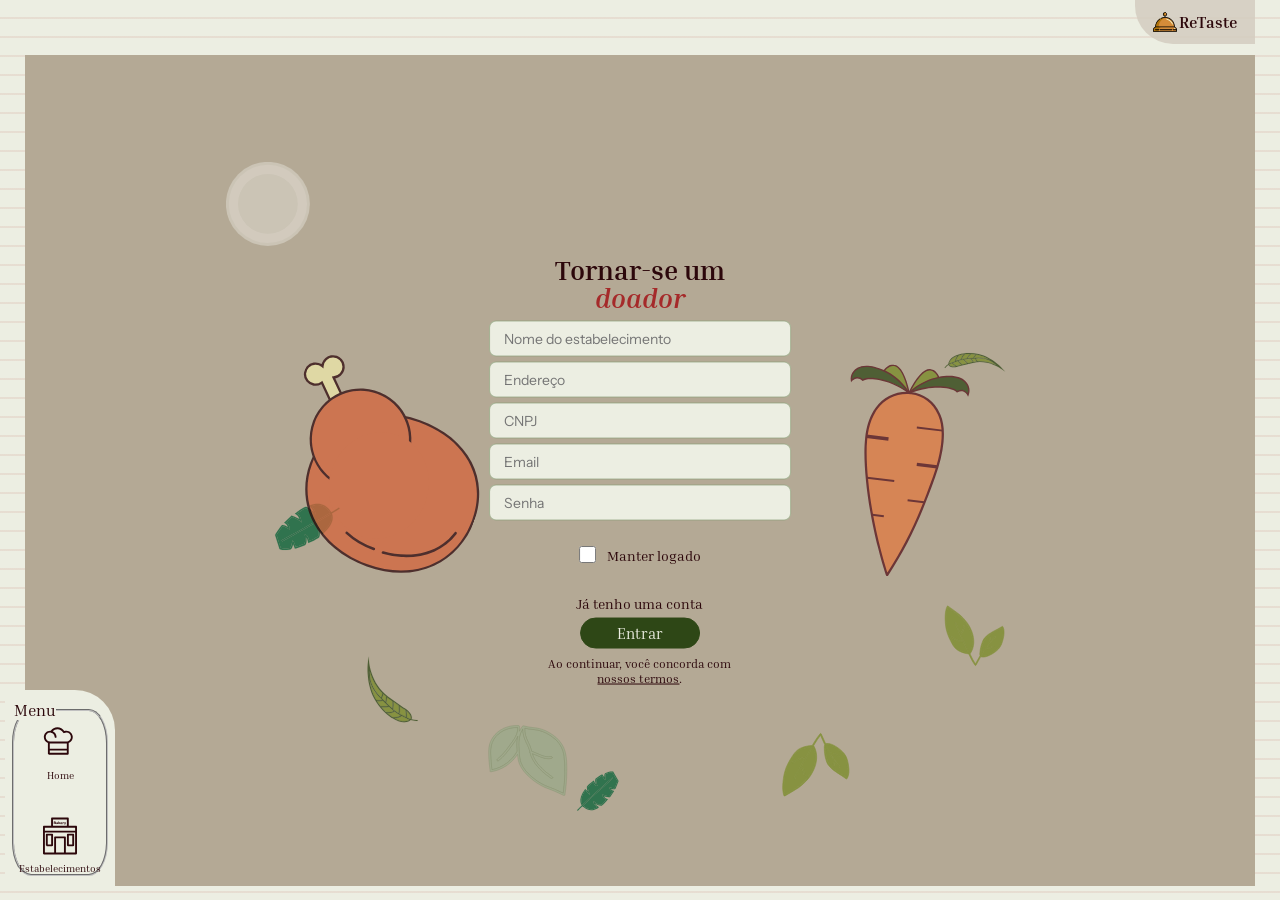
<file: GS_Front/projeto/login.html>
<!--
INTEGRANTES DO GRUPO
1TDSPA - RM574491 – MARINA SANTANA QUEIROZ
1TDSPA - RM576524 – SOFIA OLIVEIRA GONÇALVES
1TDSPA - RM575649 – JÚLIO BERNARDES DA SILVA
1TDSPA - RM575635 – RAFAEL MADEIRA GOMES RIBEIRO
1TDSPA - RM576314 – ENRIQUE TRINDADE FERREIRA SILVA
-->

<!DOCTYPE html>
<html lang="pt-br">

<head>
    <meta charset="UTF-8">
    <meta name="viewport" content="width=device-width, initial-scale=1.0">
    <meta name="description"
        content="Faça o login do comerciante para cadastrar e gerenciar seus produtos para doação ou desconto.">
    <title>Login do Comerciante | ReTaste </title>

    <!-- Ícone da aba e fontes Google fonts -->
    <link rel="icon" href="../img/logo.svg" type="image/svg+xml">
    <link rel="preconnect" href="https://fonts.googleapis.com">
    <link rel="preconnect" href="https://fonts.gstatic.com" crossorigin>
    <link
        href="https://fonts.googleapis.com/css2?family=Inria+Serif:ital,wght@0,300;0,400;0,700;1,300;1,400;1,700&family=Instrument+Sans:ital,wght@0,400..700;1,400..700&display=swap"
        rel="stylesheet">

    <!-- Estilos do site -->
    <link rel="stylesheet" href="../css/login.css">
    <script src="../js/script.js" defer></script>
</head>

<body class="body-login">
    <header class="cabecalho-login">
        <div class="cabecalho-direita" aria-label="Navegação principal">
            <a href="index.html"><img class="logo" src="../img/logo.svg" alt="Início"></a>
            <a href="index.html"><strong>Re<span>Taste</span></strong></a>
        </div>
    </header>
    <main>
        <article>
            <div class="assets-container">

                <div class="composicao">

                    <img class="prato" src="../img/prato.svg" alt="">
                    <img class="planta-media-superior" src="../img/planta-media.svg" alt="">
                    <img class="plant-escura" src="../img/plant-escura.svg" alt="">
                    <img class="plant-medium-superior" src="../img/plant-medium.svg" alt="">
                    <img class="planta-media" src="../img/planta-media.svg" alt="">
                    <img class="plant-medium-inferior" src="../img/plant-medium.svg" alt="">
                    <img class="plant-escura-inferior" src="../img/plant-escura.svg" alt="">
                    <img class="planta-clarissima" src="../img/planta-clarissima.svg" alt="">

                    <img class="cenoura" src="../img/cenoura.svg" alt="">
                    <img class="coxa" src="../img/coxa.svg" alt="">

                    <!-- O formulário fica dentro da composição -->
                    <section aria-labelledby="titulo-doador">
                        <div class="login-container">

                            <h1 id="titulo-doador">
                                Tornar-se um<br>
                                <span class="destaque">doador</span>
                            </h1>

                            <form method="post">

                                <div class="dados-login">

                                    <div class="botao-login">
                                        <label class="visually-hidden" for="nome">
                                            Nome do estabelecimento
                                        </label>
                                        <input type="text" name="nome" id="nome" placeholder="Nome do estabelecimento"
                                            autocomplete="organization" required>
                                    </div>

                                    <div class="botao-login">
                                        <label class="visually-hidden" for="endereco">
                                            Endereço
                                        </label>
                                        <input type="text" name="endereco" id="endereco" placeholder="Endereço"
                                            autocomplete="street-address" required>
                                    </div>

                                    <div class="botao-login">
                                        <label class="visually-hidden" for="cnpj">
                                            CNPJ
                                        </label>
                                        <input type="text" name="cnpj" id="cnpj" placeholder="CNPJ" autocomplete="off"
                                            maxlength="18">
                                    </div>

                                    <div class="botao-login">
                                        <label class="visually-hidden" for="email-login">
                                            E-mail
                                        </label>
                                        <input type="email" name="email" id="email-login" placeholder="Email"
                                            autocomplete="email" required>
                                    </div>

                                    <div class="botao-login">
                                        <label class="visually-hidden" for="senha">
                                            Senha
                                        </label>
                                        <input type="password" name="senha" id="senha" placeholder="Senha"
                                            autocomplete="current-password" required>
                                    </div>

                                </div>

                                <div class="checkbox-group">
                                    <label class="checkbox">
                                        <input type="checkbox" name="manter_logado" value="logado">
                                        <span class="texto">Manter logado</span>
                                    </label>
                                </div>

                                <div class="termos-tenhoConta">
                                    <a href="perfil.html" class="texto">
                                        Já tenho uma conta
                                    </a>
                                </div>

                                <div class="entrar-login">
                                    <button type="submit" class="texto">
                                        Entrar
                                    </button>
                                </div>

                                <p class="termos">
                                    Ao continuar, você concorda com <br>
                                    <a href="#">nossos termos</a>.
                                </p>

                            </form>

                        </div>
                    </section>

                </div>

            </div>
        </article>
    </main>
    <!-- RODAPÉ -->
    <footer class="rodape-login" aria-label="menu de navegação">
        <fieldset>
            <legend>Menu</legend>
            <a class="home-imagem-login" href="index.html"><img src="../img/home.svg" alt="página home"
                    aria-label="link para página home" /></a>
            <a class="home-login" href="index.html">Home</a>
            <br>
            <a class="estab-imagem-login" href="estabelecimentos.html"><img src="../img/estabelecimento.svg"
                    alt="página de ofertas de estabelecimentos"
                    aria-label="link para página de ofertas de estabelecimentos" /></a>
            <a class="estabelecimento-login" href="estabelecimentos.html">Estabelecimentos</a>
        </fieldset>
    </footer>
</body>

</html>
</file>
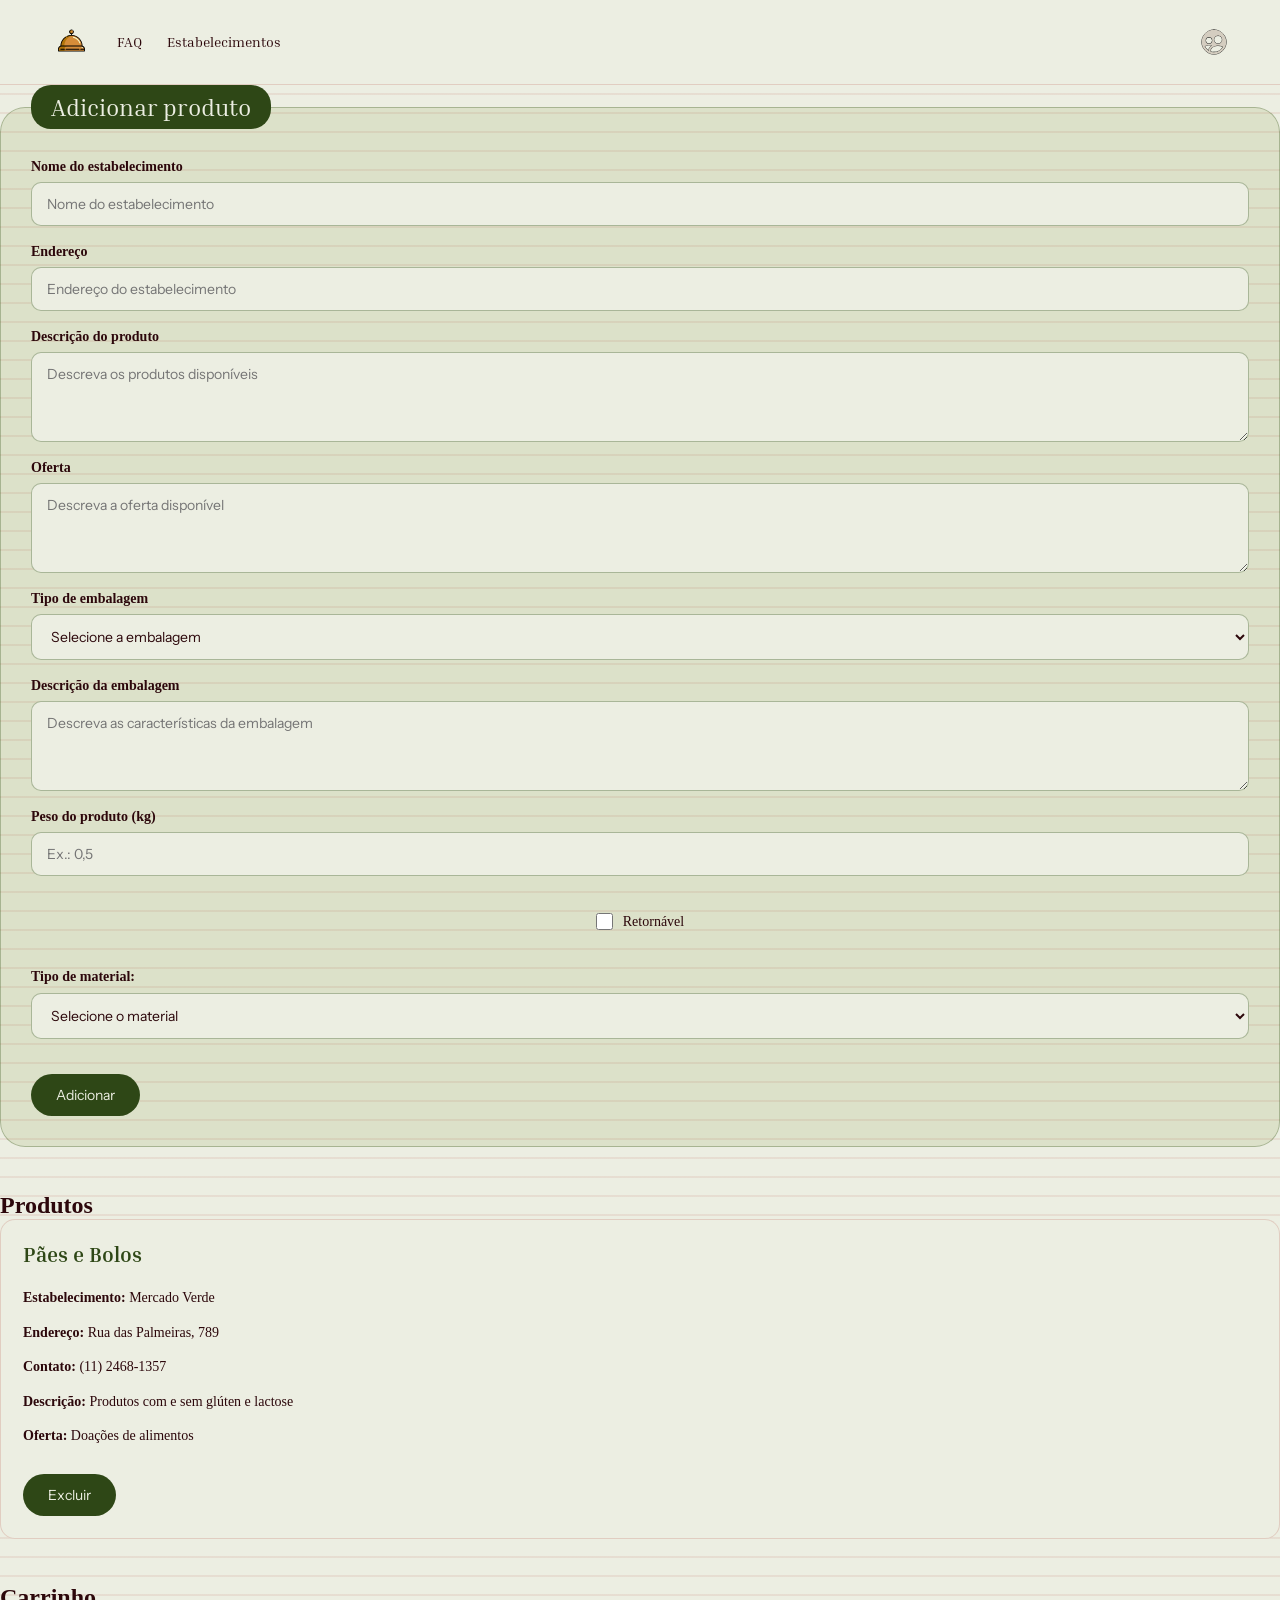
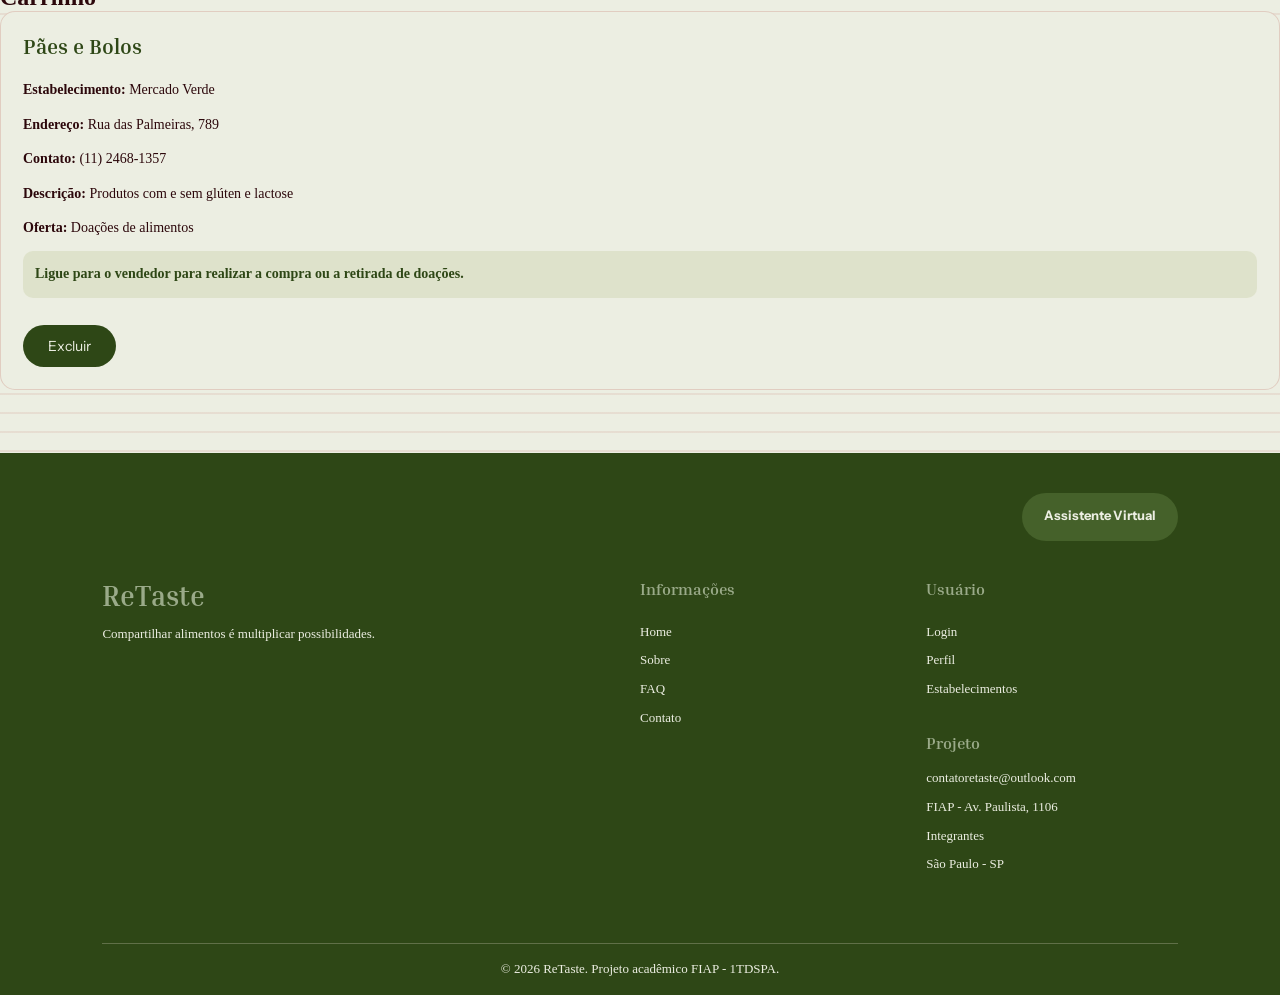
<file: GS_Front/projeto/perfil.html>
<!--
INTEGRANTES DO GRUPO
1TDSPA - RM574491 – MARINA SANTANA QUEIROZ
1TDSPA - RM576524 – SOFIA OLIVEIRA GONÇALVES
1TDSPA - RM575649 – JÚLIO BERNARDES DA SILVA
1TDSPA - RM575635 – RAFAEL MADEIRA GOMES RIBEIRO
1TDSPA - RM576314 – ENRIQUE TRINDADE FERREIRA SILVA
-->

<!DOCTYPE html>
<html lang="pt-br">

<head>
    <meta charset="UTF-8">
    <meta name="viewport" content="width=device-width, initial-scale=1.0">
    <meta name="description" content="Visualize e gerencie seu perfil como doador no ReTaste.">
    <title>Perfil | ReTaste </title>

    <!-- Ícone da aba e fontes Google fonts -->
    <link rel="icon" href="../img/logo.svg" type="image/svg+xml">
    <link rel="preconnect" href="https://fonts.googleapis.com">
    <link rel="preconnect" href="https://fonts.gstatic.com" crossorigin>
    <link
        href="https://fonts.googleapis.com/css2?family=Inria+Serif:ital,wght@0,300;0,400;0,700;1,300;1,400;1,700&family=Instrument+Sans:ital,wght@0,400..700;1,400..700&display=swap"
        rel="stylesheet">

    <!-- Estilos do site -->
    <link rel="stylesheet" href="../css/perfil.css">
    <script src="../js/script.js" defer></script>
</head>

<body class="body">
    <header class="cabecalho">
        <div class="cabecalho-esquerda" aria-label="Navegação principal">
            <nav>
                <ul>
                    <li><a href="index.html"><img class="logo" src="../img/logo.svg" alt="Home"></a></li>
                    <li><a href="faq.html">FAQ</a></li>
                    <li><a href="estabelecimentos.html">Estabelecimentos</a></li>
                </ul>
            </nav>
        </div>

        <div class="cabecalho-direita">
            <nav>
                <ul>
                    <li><a href="perfil.html"><img class="logo-perfil" src="../img/perfil.svg" alt="Perfil"></a></li>
                </ul>
            </nav>
        </div>
    </header>
    <main>


        <section>

            <form>
                <fieldset>
                    <legend>Adicionar produto</legend>

                    <!-- NOME DO ESTABELECIMENTO -->
                    <div class="botao-login">
                        <label for="nome">Nome do estabelecimento</label>
                        <input type="text" name="nome" id="nome" placeholder="Nome do estabelecimento"
                            autocomplete="organization" required>
                    </div>

                    <!-- ENDEREÇO -->
                    <div class="botao-login">
                        <label for="endereco">Endereço</label>
                        <input type="text" name="endereco" id="endereco" placeholder="Endereço do estabelecimento"
                            autocomplete="street-address" required>
                    </div>

                    <!-- DESCRIÇÃO DO PRODUTO -->
                    <div class="botao-login">
                        <label for="descricao">Descrição do produto</label>
                        <textarea name="descricao" id="descricao" placeholder="Descreva os produtos disponíveis"
                            rows="3" required></textarea>
                    </div>

                    <!-- OFERTA -->
                    <div class="botao-login">
                        <label for="oferta">Oferta</label>
                        <textarea name="oferta" id="oferta" placeholder="Descreva a oferta disponível" rows="3"
                            required></textarea>
                    </div>

                    <!-- TIPO DE EMBALAGEM -->
                    <div class="botao-login">
                        <label for="embalagem">Tipo de embalagem</label>
                        <select name="embalagem" id="embalagem" required>
                            <option value="">Selecione a embalagem</option>
                            <option value="pote">Pote</option>
                            <option value="caixa">Caixa</option>
                            <option value="saco">Saco</option>
                            <option value="garrafa">Garrafa</option>
                            <option value="bandeja">Bandeja</option>
                            <option value="outro">Outro</option>
                        </select>
                    </div>

                    <!-- DESCRIÇÃO DA EMBALAGEM -->
                    <div class="botao-login">
                        <label for="descricao-embalagem">Descrição da embalagem</label>
                        <textarea name="descricao-embalagem" id="descricao-embalagem"
                            placeholder="Descreva as características da embalagem" rows="3" required></textarea>
                    </div>

                    <!-- PESO -->
                    <div class="botao-login">
                        <label for="peso">Peso do produto (kg)</label>
                        <input type="number" name="peso" id="peso" placeholder="Ex.: 0,5" min="0" step="0.01"
                            inputmode="decimal" required>
                    </div>

                    <!-- EMBALAGEM RETORNÁVEL -->
                    <div class="checkbox-group">
                        <label class="checkbox" for="retornavel">
                            <input type="checkbox" name="retornavel" id="retornavel" value="sim">
                            <span class="texto">Retornável</span>
                        </label>
                    </div>

                    <!-- TIPO DE MATERIAL -->
                    <div id="filtro">
                        <div class="filtro-estados">

                            <label for="material">Tipo de material:</label>

                            <select id="material" name="material" required>
                                <option value="">Selecione o material</option>
                                <option value="biodegradavel">Biodegradável</option>
                                <option value="nao-biodegradavel">Não biodegradável</option>
                            </select>

                        </div>
                    </div>

                    <!-- BOTÃO -->
                    <div>
                        <button type="submit" class="btn-excluir" data-id="mercado">
                            Adicionar
                        </button>
                    </div>

                </fieldset>
            </form>

        </section>
        <!--PRODUTOSS-->
        <!-- PRODUTOS -->
        <section aria-labelledby="titulo-produtos">
            <h2 id="titulo-produtos">Produtos</h2>

            <article class="produto-card" id="produto-mercado">
                <h3>Pães e Bolos</h3>

                <p><strong>Estabelecimento:</strong> Mercado Verde</p>
                <p><strong>Endereço:</strong> Rua das Palmeiras, 789</p>
                <p><strong>Contato:</strong> (11) 2468-1357</p>
                <p><strong>Descrição:</strong> Produtos com e sem glúten e lactose</p>
                <p><strong>Oferta:</strong> Doações de alimentos</p>

                <button type="button" class="btn-excluir" data-excluir data-id="produto-mercado"
                    aria-label="Excluir produto do Mercado Verde">
                    Excluir
                </button>
            </article>
        </section>
        <!-- CARRINHO -->
        <section aria-labelledby="titulo-carrinho">
            <h2 id="titulo-carrinho">Carrinho</h2>

            <article class="produto-card" id="carrinho-mercado">
                <h3>Pães e Bolos</h3>

                <p><strong>Estabelecimento:</strong> Mercado Verde</p>
                <p><strong>Endereço:</strong> Rua das Palmeiras, 789</p>
                <p><strong>Contato:</strong> (11) 2468-1357</p>
                <p><strong>Descrição:</strong> Produtos com e sem glúten e lactose</p>
                <p><strong>Oferta:</strong> Doações de alimentos</p>

                <p id="destaque">
                    Ligue para o vendedor para realizar a compra ou a retirada de doações.
                </p>

                <button type="button" class="btn-excluir" data-excluir data-id="carrinho-mercado"
                    aria-label="Excluir produto do carrinho">
                    Excluir
                </button>
            </article>
        </section>
    </main>
    <!-- RODAPÉ -->
    <br>
    <!-- RODAPÉ -->
    <footer class="rodape" aria-label="rodapé">
        <div class="chatbot">
            <a class="botao" href="https://web.telegram.org/k/#@retaste_assistente_bot">
                Assistente Virtual
            </a>
        </div>
        <div class="rodape-conteudo">

            <div>
                <h2>ReTaste</h2>
                <p>Compartilhar alimentos é multiplicar possibilidades.</p>
            </div>

            <div class="informacoes-rodape">
                <h3>Informações</h3>

                <nav aria-label="Informações sobre o projeto">
                    <ul>
                        <li><a href="index.html">Home</a></li>
                        <li><a href="sobre.html">Sobre</a></li>
                        <li><a href="faq.html">FAQ</a></li>
                        <li><a href="contato.html">Contato</a></li>
                    </ul>
                </nav>
            </div>

            <div class="informacoes-rodape">
                <h3>Usuário</h3>

                <nav aria-label="Área do usuário">
                    <ul>
                        <li><a href="login.html">Login</a></li>
                        <li><a href="perfil.html">Perfil</a></li>
                        <li><a href="estabelecimentos.html">Estabelecimentos</a></li>
                    </ul>
                </nav>

                <div class="projeto-rodape">
                    <h3>Projeto</h3>
                    <p>contatoretaste@outlook.com</p>
                    <p>FIAP - Av. Paulista, 1106</p>
                    <a href="integrantes.html">Integrantes</a>
                    <p>São Paulo - SP</p>
                </div>
            </div>

            <div class="rodape-final">
                <p>© 2026 ReTaste. Projeto acadêmico FIAP - 1TDSPA.</p>
            </div>

        </div>
    </footer>
</body>

</html>
</file>
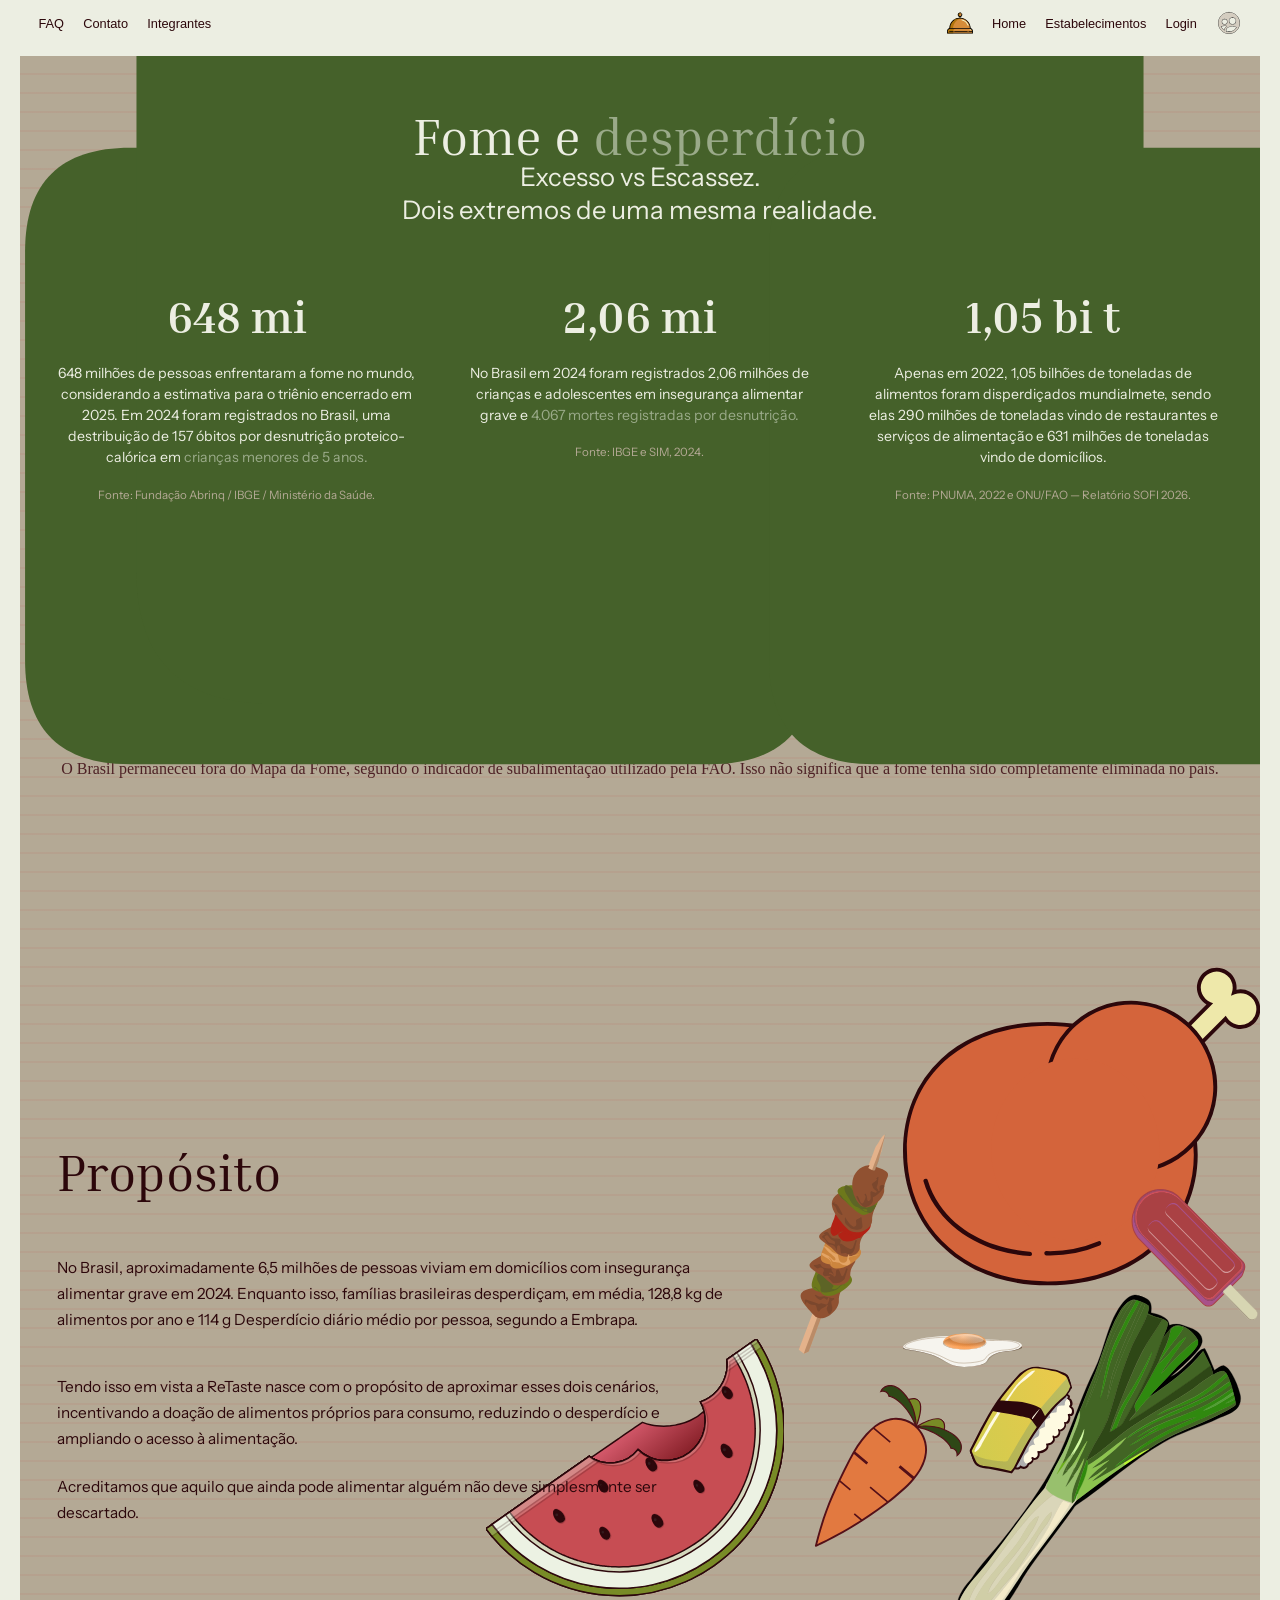
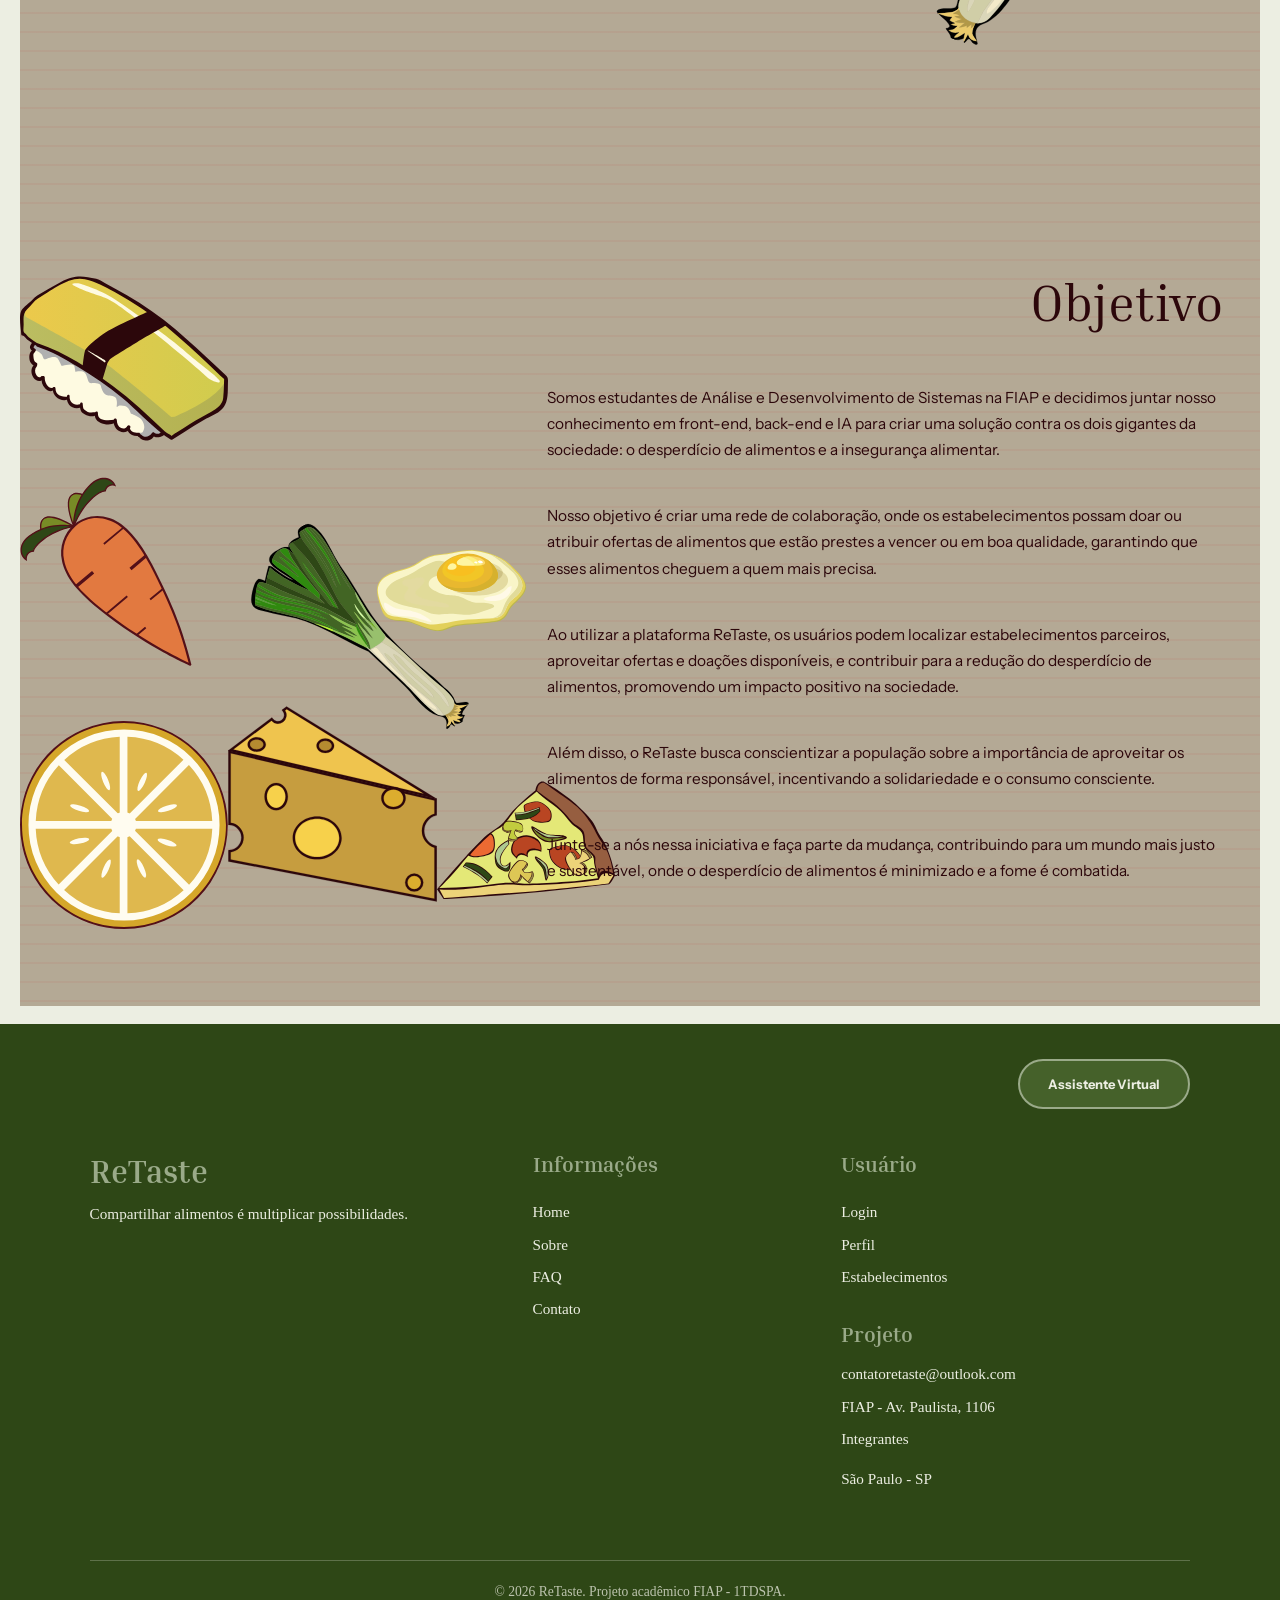
<file: GS_Front/projeto/sobre.html>
<!--
INTEGRANTES DO GRUPO
1TDSPA - RM574491 – MARINA SANTANA QUEIROZ
1TDSPA - RM576524 – SOFIA OLIVEIRA GONÇALVES front-end e design
1TDSPA - RM575649 – JÚLIO BERNARDES DA SILVA
1TDSPA - RM575635 – RAFAEL MADEIRA GOMES RIBEIRO
1TDSPA - RM576314 – ENRIQUE TRINDADE FERREIRA SILVA
-->
<!DOCTYPE html>
<html lang="pt-br">

<head>
    <meta charset="UTF-8">
    <meta name="viewport" content="width=device-width, initial-scale=1.0">
    <meta name="description"
        content="Conheça o projeto ReTaste, seus objetivos e sua importância no combate ao desperdício de alimentos, promovendo o reaproveitamento e ampliando o acesso à alimentação para quem mais precisa.">
    <title>Sobre | ReTaste </title>

    <!-- Ícone da aba e fontes Google fonts -->
    <link rel="icon" href="../img/logo.svg" type="image/svg+xml">
    <link rel="preconnect" href="https://fonts.googleapis.com">
    <link rel="preconnect" href="https://fonts.gstatic.com" crossorigin>
    <link
        href="https://fonts.googleapis.com/css2?family=Inria+Serif:ital,wght@0,300;0,400;0,700;1,300;1,400;1,700&family=Instrument+Sans:ital,wght@0,400..700;1,400..700&display=swap"
        rel="stylesheet">

    <!-- Estilos do site -->
    <link rel="stylesheet" href="../css/sobre.css">
    <script src="../js/script.js" defer></script>
</head>

<body class="body-sobre">
    <header class="cabecalho-sobre" aria-label="Navegação principal">
        <div class="cabecalho-esquerda-sobre">
            <nav>
                <ul>
                    <li><a href="faq.html">FAQ</a></li>
                    <li><a href="contato.html">Contato</a></li>
                    <li><a href="integrantes.html">Integrantes</a></li>

                </ul>
            </nav>
        </div>
        <div class="cabecalho-direita-sobre">
            <nav>
                <ul>
                    <li><a href="sobre.html"><img class="logo-sobre" src="../img/logo.svg" alt="Início"></a></li>
                    <li><a href="index.html">Home</a></li>
                    <li><a href="estabelecimentos.html">Estabelecimentos</a></li>
                    <li><a href="login.html">Login</a></li>
                    <li><a href="perfil.html"><img class="logo-perfil-sobre" src="../img/perfil.svg" alt="Perfil"></a>
                    </li>
                </ul>
            </nav>
        </div>
    </header>

    <main>
        <article aria-hidden="true">
            <div class="assets-dados-sobre">

                <!-- Quadrados atrás dos textos -->
                <img class="retangulo-sobre" src="../img/retangulo-escuro.svg" alt="">
                <img class="retangulo-sobre-dois" src="../img/retangulo-escuro.svg" alt="">
                <img class="retangulo-sobre-tres" src="../img/retangulo-escuro.svg" alt="">

                <!-- Comidas decorativas -->
                <div class="comidas-container-sobre">

                    <div class="comidas-quentes-sobre">
                        <img src="../img/melancia.svg" alt="">
                        <img src="../img/cenoura.svg" alt="">
                        <img src="../img/coxa.svg" alt="">
                        <img src="../img/espetinho.svg" alt="">
                        <img src="../img/picole.svg" alt="">
                        <img src="../img/ovo.svg" alt="">
                        <img src="../img/cebolinha.svg" alt="">
                        <img src="../img/nigiri.svg" alt="">
                    </div>

                    <div class="comidas-frias-sobre">
                        <img src="../img/nigiri.svg" alt="">
                        <img src="../img/cebolinha.svg" alt="">
                        <img src="../img/ovo-real.svg" alt="">
                        <img src="../img/queijo.svg" alt="">
                        <img src="../img/laranja.svg" alt="">
                        <img src="../img/pizza.svg" alt="">
                        <img src="../img/cenoura.svg" alt="">
                    </div>

                </div>

            </div>
        </article>
        <section>
            <!--Dados informativos-->
            <div class="dados-container-sobre">

                <h1 id="titulo-dados-sobre" aria-labelledby="titulo-dados-sobre">Fome e <span
                        class="destaque-sobre">desperdício</span>
                </h1>
                <h2 id="subtitulo-dados-sobre" aria-labelledby="subtitulo-dados-sobre">Excesso vs Escassez.<br>Dois
                    extremos
                    de uma
                    mesma realidade.</h2>
                <div class="primeiro-dados-sobre">
                    <p class="um-dados-sobre">648 mi</p>
                    <p id="um-dado-sobre" aria-labelledby="um-dado-sobre">648 milhões de pessoas enfrentaram a fome no
                        mundo,
                        considerando a estimativa para o triênio
                        encerrado em 2025. Em 2024 foram registrados no Brasil, uma destribuição de 157 óbitos por
                        desnutrição proteico-calórica em<span class="destaque-sobre"> crianças menores de 5 anos.</span>
                    </p>
                    <p class="fonte-sobre">Fonte: Fundação Abrinq / IBGE / Ministério da Saúde.</p>
                </div>

                <div class="segundo-dados-sobre">
                    <p class="dois-dados-sobre">2,06 mi</p>
                    <p id="dois-dado-sobre" aria-labelledby="dois-dado-sobre">No Brasil em 2024 foram registrados 2,06
                        milhões
                        de
                        crianças e adolescentes em insegurança
                        alimentar grave e <span class="destaque-sobre">4.067 mortes registradas por desnutrição.</span>
                    </p>
                    <p class="fonte-sobre">Fonte: IBGE e SIM, 2024.</p>
                </div>

                <div class="terceiro-dados">
                    <p class="tres-dados">1,05 bi t</p>
                    <p id="tres-dado-sobre" aria-labelledby="tres-dado-sobre">Apenas em 2022, 1,05 bilhões de toneladas
                        de
                        alimentos
                        foram disperdiçados mundialmete, sendo
                        elas 290 milhões de toneladas vindo de restaurantes e serviços de alimentação e 631 milhões de
                        toneladas vindo de domicílios.</p>
                    <p class="fonte-sobre">Fonte: PNUMA, 2022 e ONU/FAO — Relatório SOFI 2026.</p>
                </div>


                <br>
            </div>
        </section>
        <section class="moral-sobre">
            <p>O Brasil permaneceu fora do Mapa da Fome, segundo o indicador de subalimentação utilizado pela FAO. Isso
                não significa que a fome tenha sido completamente eliminada no país.</p>
        </section>
        <!--Textos informativos sobre a IDEIA ReTast-->

        <section class="texto-um-sobre">
            <h2>Propósito</h2>
            <br>
            <p>No Brasil, aproximadamente 6,5 milhões de pessoas viviam em domicílios com insegurança alimentar grave em
                2024. Enquanto isso, famílias brasileiras desperdiçam, em média, 128,8 kg de alimentos por ano e 114 g
                Desperdício diário médio por pessoa, segundo a Embrapa.</p>
            <br>
            <p>Tendo isso em vista a ReTaste nasce com o propósito de aproximar esses dois cenários, incentivando a
                doação de alimentos próprios para consumo, reduzindo o desperdício e ampliando o acesso à alimentação.
            </p>
            <p>Acreditamos que aquilo que ainda pode alimentar alguém não deve simplesmente ser descartado.</p>
        </section>
        <section class="texto-dois-sobre">
            <h2>Objetivo</h2>
            <br>
            <p>Somos estudantes de Análise e Desenvolvimento de Sistemas na FIAP e decidimos juntar nosso conhecimento
                em front-end, back-end e IA para criar uma solução contra os dois gigantes da sociedade: o desperdício
                de alimentos e a insegurança alimentar.</p>
            <br>
            <p>Nosso objetivo é criar uma rede de colaboração, onde os estabelecimentos possam doar ou atribuir ofertas
                de alimentos que estão prestes a vencer ou em boa qualidade, garantindo que esses alimentos cheguem a
                quem mais precisa.</p>
            <br>
            <p>Ao utilizar a plataforma ReTaste, os usuários podem localizar estabelecimentos parceiros, aproveitar
                ofertas e doações disponíveis, e contribuir para a redução do desperdício de alimentos, promovendo um
                impacto positivo na sociedade.</p>
            <br>
            <p>Além disso, o ReTaste busca conscientizar a população sobre a importância de aproveitar os alimentos de
                forma responsável, incentivando a solidariedade e o consumo consciente.</p>
            <br>
            <p>Junte-se a nós nessa iniciativa e faça parte da mudança, contribuindo para um mundo mais justo e
                sustentável, onde o desperdício de alimentos é minimizado e a fome é combatida.</p>
        </section>
    </main>
    <br>
    <!-- RODAPÉ -->
    <footer class="rodape" aria-label="rodapé">
        <div class="chatbot">
            <a class="botao" href="https://web.telegram.org/k/#@retaste_assistente_bot">
                Assistente Virtual
            </a>
        </div>
        <div class="rodape-conteudo">

            <div>
                <h2>ReTaste</h2>
                <p>Compartilhar alimentos é multiplicar possibilidades.</p>
            </div>

            <div class="informacoes-rodape">
                <h3>Informações</h3>

                <nav aria-label="Informações sobre o projeto">
                    <ul>
                        <li><a href="index.html">Home</a></li>
                        <li><a href="sobre.html">Sobre</a></li>
                        <li><a href="faq.html">FAQ</a></li>
                        <li><a href="contato.html">Contato</a></li>
                    </ul>
                </nav>
            </div>

            <div class="informacoes-rodape">
                <h3>Usuário</h3>

                <nav aria-label="Área do usuário">
                    <ul>
                        <li><a href="login.html">Login</a></li>
                        <li><a href="perfil.html">Perfil</a></li>
                        <li><a href="estabelecimentos.html">Estabelecimentos</a></li>
                    </ul>
                </nav>

                <div class="projeto-rodape">
                    <h3>Projeto</h3>
                    <p>contatoretaste@outlook.com</p>
                    <p>FIAP - Av. Paulista, 1106</p>
                    <a href="integrantes.html">Integrantes</a>
                    <p>São Paulo - SP</p>
                </div>
            </div>

            <div class="rodape-final">
                <p>© 2026 ReTaste. Projeto acadêmico FIAP - 1TDSPA.</p>
            </div>

        </div>
    </footer>
</body>

</html>
</file>
<file: GS_Front/css/style.css>
/* INTEGRANTES DO GRUPO
1TDSPA - RM574491 – MARINA SANTANA QUEIROZ
1TDSPA - RM576524 – SOFIA OLIVEIRA GONÇALVES
1TDSPA - RM575649 – JÚLIO BERNARDES DA SILVA
1TDSPA - RM575635 – RAFAEL MADEIRA GOMES RIBEIRO
1TDSPA - RM576314 – ENRIQUE TRINDADE FERREIRA SILVA */

/* conexão com os outros css: */
@import url("./sobre.css");
@import url("./perfil.css");
@import url("./login.css");
@import url("./integrantes.css");
@import url("./index.css");
@import url("./faq.css");
@import url("./estabelecimento.css");
@import url("./contato.css");

/* ==============================
FONTES
============================== */
.inria-serif-light {
    font-family: "Inria Serif", serif;
    font-weight: 300;
    font-style: normal;
}

.inria-serif-regular {
    font-family: "Inria Serif", serif;
    font-weight: 400;
    font-style: normal;
}

.inria-serif-bold {
    font-family: "Inria Serif", serif;
    font-weight: 700;
    font-style: normal;
}

.inria-serif-light-italic {
    font-family: "Inria Serif", serif;
    font-weight: 300;
    font-style: italic;
}

.inria-serif-regular-italic {
    font-family: "Inria Serif", serif;
    font-weight: 400;
    font-style: italic;
}

.inria-serif-bold-italic {
    font-family: "Inria Serif", serif;
    font-weight: 700;
    font-style: italic;
}

/*instrument sans*/
/* <weight>: Use a value from 400 to 700
<uniquifier>: Use a unique and descriptive class name*/
.instrument-sans {
    font-family: "Instrument Sans", sans-serif;
    font-optical-sizing: auto;
    font-weight: 400;
    font-style: normal;
    font-variation-settings:
        "wdth" 100;
}

/* =================================
   CONFIGURAÇÕES GERAIS
================================= */

* {
    margin: 0;
    padding: 0;
    box-sizing: border-box;
}

:root {
    --bege: #b4a995;
    --bege-claro: #ECEEE2;
    --verde-clarissimo: #9AAA89;
    --verde-claro: #788B26;
    --verde-medio: #45612A;
    --verde-escuro: #2E4716;
    --marrom: #2C070B;
    --marrom-claro: #4e2125;
    --linha: rgba(190, 105, 94, 0.25);
    --o-animation: translateY(-2px);
}

html {
    font-size: 16px;
}

body {
    min-height: 100vh;
    font-family: serif, sans-serif, serif;
    color: var(--marrom);

    background-color: var(--bege);
    background-image:
        repeating-linear-gradient(
            to bottom,
            transparent 0,
            transparent 17px,
            var(--linha) 18px,
            transparent 19px
        );
}
/* ========================================
   CABEÇALHO
======================================== */


/* ========================================
   HOVERs
======================================== */
header main a:hover{
    color: var(--verde-escuro);
}
footer a:hover{
    color: var(--verde-clarissimo);
}

/* ========================================
   RODAPÉ
======================================== */
/* =========================================
   8. RODAPÉ
========================================= */

.rodape {
    position: relative;
    z-index: 2;

    width: 100%;
    padding: 35px 7% 20px;

    background-color: var(--verde-escuro);
    color: var(--bege-claro, #ECEEE2);
}

/* Botão do assistente virtual */

.chatbot {
    display: flex;
    justify-content: flex-end;

    width: 100%;
    margin-bottom: 35px;
}

.chatbot .botao {
    border-color: var(--verde-clarissimo, #9AAA89);

    background-color: var(--verde-medio, #45612A);
    color: var(--bege-claro, #ECEEE2);
}

.chatbot .botao:hover {
    background-color: var(--verde-claro, #788B26);
}

/* Conteúdo do rodapé */

.rodape-conteudo {
    width: 100%;
    max-width: 1300px;
    margin: 0 auto;

    display: grid;
    grid-template-columns: 1.5fr 1fr 1.3fr;
    gap: 40px;
}

.rodape-conteudo h2 {
    margin: 0 0 12px;

    color: var(--verde-clarissimo, #9AAA89);

    font-family: "Inria Serif", serif;
    font-size: 2rem;
}

.rodape-conteudo h3 {
    margin: 0 0 15px;

    color: var(--verde-clarissimo, #9AAA89);

    font-family: "Inria Serif", serif;
    font-size: 1.3rem;
}

.rodape-conteudo p {
    margin: 8px 0;

    font-size: 0.95rem;
    line-height: 1.6;
}

/* Links do rodapé */

.informacoes-rodape {
    display: flex;
    flex-direction: column;
    align-items: flex-start;
    gap: 8px;
}

.informacoes-rodape a,
.projeto-rodape a {
    display: inline-block;

    color: var(--bege-claro, #ECEEE2);

    font-size: 0.95rem;
    line-height: 1.6;

    text-decoration: none;

    transition: color 0.3s ease;
}

.informacoes-rodape a:hover,
.projeto-rodape a:hover {
    color: var(--verde-clarissimo, #9AAA89);
    text-decoration: underline;
    text-underline-offset: 3px;
}

/* Estrutura atual do HTML usa tags de tabela
   fora de uma tabela. Estas regras são apenas
   para manter a apresentação até a correção
   da estrutura HTML. */

.informacoes-rodape thead,
.informacoes-rodape tbody,
.informacoes-rodape tr,
.informacoes-rodape td {
    display: block;
    padding: 0;
    margin: 0;
}

/* Bloco de informações do projeto */

.projeto-rodape {
    margin-top: 25px;
}

/* Rodapé final */

.rodape-final {
    grid-column: 1 / -1;

    width: 100%;
    margin-top: 20px;
    padding-top: 20px;

    border-top: 1px solid rgba(236, 238, 226, 0.25);

    text-align: center;
}

.rodape-final p {
    margin: 0;

    color: rgba(236, 238, 226, 0.75);
    font-size: 0.85rem;
}
/* ADIÇOES */
/* =========================================
   LISTAS DO RODAPÉ
========================================= */

.informacoes-rodape ul {
    display: flex;
    flex-direction: column;
    gap: 8px;

    padding: 0;
    margin: 0;

    list-style: none;
}

.informacoes-rodape li {
    margin: 0;
}

.informacoes-rodape nav a {
    display: inline-block;
    margin: 0;
}
</file>
<file: GS_Front/css/contato.css>
/* INTEGRANTES DO GRUPO
1TDSPA - RM574491 – MARINA SANTANA QUEIROZ
1TDSPA - RM576524 – SOFIA OLIVEIRA GONÇALVES
1TDSPA - RM575649 – JÚLIO BERNARDES DA SILVA
1TDSPA - RM575635 – RAFAEL MADEIRA GOMES RIBEIRO
1TDSPA - RM576314 – ENRIQUE TRINDADE FERREIRA SILVA */

@import url("./style.css");
/* =========================================
   1. CONFIGURAÇÕES GERAIS
========================================= */

*,
*::before,
*::after {
    box-sizing: border-box;
}

html {
    scroll-behavior: smooth;
}

.body {
    width: 100%;
    min-height: 100vh;
    margin: 0;

    background-color: var(--bege-claro, #ECEEE2);
    color: var(--marrom, #2C070B);

    font-family: serif, sans-serif;

    overflow-x: hidden;
}

.body img {
    max-width: 100%;
}

.body main {
    position: relative;
    isolation: isolate;

    width: 100%;
}


/* =========================================
   2. CABEÇALHO
========================================= */

.cabecalho {
    position: relative;
    z-index: 10;

    width: 100%;
    min-height: 85px;
    padding: 10px 5%;

    display: flex;
    flex-direction: row;
    align-items: center;
    justify-content: space-between;
    flex-wrap: nowrap;

    gap: 25px;

    background-color: var(--bege-claro, #ECEEE2);
}

/* Organiza os dois grupos do cabeçalho */

.cabecalho-direita,
.cabecalho-esquerda {
    display: flex;
    align-items: center;
    flex: 0 0 auto;
}

/* Navegação */

.cabecalho nav {
    display: flex;
    align-items: center;
}

/* Mantém os links na mesma linha */

.cabecalho nav ul {
    display: flex;
    flex-direction: row;
    flex-wrap: nowrap;
    align-items: center;
    justify-content: center;

    gap: clamp(15px, 2vw, 30px);

    padding: 0;
    margin: 0;

    list-style: none;
}

/* Links e imagens */

.cabecalho li {
    display: flex;
    align-items: center;
}

.cabecalho a {
    display: inline-flex;
    flex-direction: row;
    align-items: center;
    justify-content: center;

    gap: 10px;

    color: var(--marrom, #2C070B);

    font-family: "Inria Serif", serif;
    font-size: clamp(11px, 1.1vw, 14px);
    font-weight: 400;

    line-height: 1;
    white-space: nowrap;

    text-decoration: none;

    transition: color 0.3s ease;
}

.cabecalho a:hover {
    color: var(--verde-escuro, #2E4716);

    text-decoration: underline;
    text-underline-offset: 4px;
}

.cabecalho a:focus-visible {
    outline: 2px solid var(--verde-medio, #45612A);
    outline-offset: 5px;
    border-radius: 3px;
}

/* Logo */

.logo {
    width: 55px;
    height: auto;

    display: block;
    flex-shrink: 0;
    object-fit: contain;
}

/* Ícone de perfil */

.logo-perfil {
    width: 38px;
    height: 38px;

    display: block;
    flex-shrink: 0;
    object-fit: contain;
}

/* =========================================
   3. ASSETS DECORATIVOS
========================================= */

.body main > article {
    position: absolute;
    inset: 0;

    width: 100%;
    height: 100%;

    z-index: 0;
    pointer-events: none;
    overflow: hidden;
}

.assets-container {
    position: absolute;
    inset: 0;

    width: 100%;
    height: 100%;
}

.assets-container img {
    position: absolute;

    height: auto;
    object-fit: contain;

    opacity: 0.75;
}

/* Posicionamento dos assets */

.assets-container img:nth-child(1) {
    width: 12%;
    top: 12%;
    left: -3%;
}

.assets-container img:nth-child(2) {
    width: 9%;
    top: 30%;
    right: -2%;
}

.assets-container img:nth-child(3) {
    width: 11%;
    top: 52%;
    left: -3%;
}

.assets-container img:nth-child(4) {
    width: 10%;
    top: 68%;
    right: -2%;
}

.assets-container img:nth-child(5) {
    width: 12%;
    bottom: 12%;
    left: 8%;
}

.assets-container img:nth-child(6) {
    width: 11%;
    bottom: 2%;
    right: 20%;
}

.assets-container img:nth-child(7) {
    width: 8%;
    bottom: 0;
    left: 40%;
}

.assets-container img:nth-child(8) {
    width: 12%;
    bottom: 3%;
    right: 3%;
}


/* =========================================
   4. MOLDURA DE APRESENTAÇÃO
========================================= */

.moldura {
    position: relative;
    isolation: isolate;

    width: min(90%, 1200px);
    min-height: 300px;

    margin: 35px auto 0;
    padding: 55px 7%;

    display: flex;
    align-items: center;

    border-radius: 28px;

    background-color: var(--verde-escuro, #2E4716);
    color: var(--bege-claro, #ECEEE2);

    overflow: hidden;
}

/* Efeito decorativo */

.brilho {
    position: absolute;
    top: -100px;
    right: -100px;

    width: 350px;
    height: 350px;

    border-radius: 50%;

    background: radial-gradient(
        circle,
        rgba(154, 170, 137, 0.25),
        transparent 70%
    );

    z-index: -1;
    pointer-events: none;
}

/* Conteúdo da apresentação */

.apresentacao {
    position: relative;
    z-index: 1;

    width: 100%;
}

.h1-contato {
    max-width: 800px;

    display: flex;
    flex-direction: column;
    align-items: flex-start;
    gap: 15px;
}

/* Identificação da página */

.selo {
    display: inline-block;

    padding: 8px 18px;

    border: 1px solid var(--verde-clarissimo, #9AAA89);
    border-radius: 30px;

    color: var(--bege-claro, #ECEEE2);

    font-size: 0.85rem;
    font-weight: 700;
    letter-spacing: 2px;
    text-transform: uppercase;
}

/* Título */

.h1-contato h1 {
    margin: 0;

    font-family: "Inria Serif", serif;
    font-size: clamp(2.5rem, 5vw, 4.5rem);
    font-weight: 400;
    line-height: 1.1;
}

.destaque {
    color: var(--verde-clarissimo, #9AAA89);
    font-style: italic;
}

/* Texto de apresentação */

.h1-contato p {
    max-width: 650px;
    margin: 0;

    color: var(--bege-claro, #ECEEE2);

    font-size: clamp(1rem, 1.5vw, 1.2rem);
    line-height: 1.7;
}


/* =========================================
   5. ÁREA DE INFORMAÇÕES E FORMULÁRIO
========================================= */

.infos-contato-container {
    position: relative;
    z-index: 1;

    width: min(90%, 1100px);
    margin: 65px auto 80px;
}

/* Organização das duas colunas */

.infos-contato-container > div {
    display: grid;
    grid-template-columns: 0.85fr 1.15fr;
    align-items: start;
    gap: 45px;
}


/* =========================================
   6. INFORMAÇÕES DE CONTATO
========================================= */

.contato-info {
    display: flex;
    flex-direction: column;
    gap: 18px;
}

/* Cartões de informação */

.email-contato,
.endereco-contato,
.projeto-contato {
    padding: 25px;

    border: 1px solid rgba(69, 97, 42, 0.25);
    border-radius: 16px;

    background-color: #F7F5EF;

    box-shadow: 0 3px 12px rgba(44, 7, 11, 0.05);
}

/* Títulos das informações */

.contato-info h3 {
    margin: 0 0 12px;

    color: var(--verde-escuro, #2E4716);

    font-family: "Inria Serif", serif;
    font-size: 1.4rem;
    font-weight: 700;
}

/* Textos */

.contato-info p {
    margin: 0;

    color: var(--marrom, #2C070B);

    font-size: 0.98rem;
    line-height: 1.7;

    overflow-wrap: anywhere;
}

/* Link para integrantes */

.projeto-contato a {
    display: inline-block;

    margin-top: 10px;

    color: var(--verde-medio, #45612A);

    font-weight: 700;
    text-decoration: underline;
    text-underline-offset: 3px;

    transition: color 0.3s ease;
}

.projeto-contato a:hover {
    color: var(--verde-claro, #788B26);
}

.projeto-contato a:focus-visible {
    outline: 2px solid var(--verde-medio, #45612A);
    outline-offset: 4px;
}


/* =========================================
   7. FORMULÁRIO DE CONTATO
========================================= */

.contato-container {
    width: 100%;
    min-width: 0;

    padding: 35px;

    display: flex;
    flex-direction: column;
    gap: 18px;

    border: 1px solid rgba(69, 97, 42, 0.25);
    border-radius: 18px;

    background-color: #F7F5EF;

    box-shadow: 0 4px 15px rgba(44, 7, 11, 0.06);
}

.contato-container label {
    margin-bottom: -12px;

    color: var(--verde-escuro, #2E4716);

    font-size: 0.95rem;
    font-weight: 600;
}

/* Campos de texto e seleção */

.contato-container input,
.contato-container select,
.contato-container textarea {
    width: 100%;
    min-width: 0;

    padding: 15px 17px;

    border: 1px solid rgba(69, 97, 42, 0.35);
    border-radius: 10px;

    background-color: var(--bege-claro, #ECEEE2);
    color: var(--marrom, #2C070B);

    font-family: "Instrument Sans", sans-serif;
    font-size: 1rem;

    outline: none;

    transition:
        border-color 0.3s ease,
        box-shadow 0.3s ease;
}

/* Placeholder */

.contato-container input::placeholder,
.contato-container textarea::placeholder {
    color: #665D56;
    opacity: 1;
}

/* Campo de assunto */

.contato-container select {
    cursor: pointer;
}

/* Área da mensagem */

.contato-container textarea {
    min-height: 170px;

    line-height: 1.6;

    resize: vertical;
}

/* Efeito ao selecionar um campo */

.contato-container input:focus,
.contato-container select:focus,
.contato-container textarea:focus {
    border-color: var(--verde-medio, #45612A);

    box-shadow: 0 0 0 3px rgba(69, 97, 42, 0.15);
}

/* Foco acessível */

.contato-container input:focus-visible,
.contato-container select:focus-visible,
.contato-container textarea:focus-visible {
    outline: 2px solid var(--verde-medio, #45612A);
    outline-offset: 2px;
}

/* Campos inválidos sinalizados pelo JavaScript */

.contato-container .invalido {
    border: 2px solid #A52A36;

    background-color: #FFF1F0;
}

.contato-container .invalido:focus {
    box-shadow: 0 0 0 3px rgba(165, 42, 54, 0.15);
}


/* =========================================
   8. BOTÃO DE ENVIO
========================================= */

.contato-container .botao {
    width: fit-content;
    min-width: 190px;
    min-height: 48px;

    align-self: flex-start;

    padding: 13px 25px;

    border: 2px solid var(--verde-escuro, #2E4716);
    border-radius: 30px;

    background-color: var(--verde-escuro, #2E4716);
    color: var(--bege-claro, #ECEEE2);

    font-family: "Instrument Sans", sans-serif;
    font-size: 1rem;
    font-weight: 700;

    cursor: pointer;

    transition:
        background-color 0.3s ease,
        color 0.3s ease,
        transform 0.3s ease;
}

.contato-container .botao:hover {
    background-color: var(--verde-medio, #45612A);

    transform: translateY(-2px);
}

.contato-container .botao:focus-visible {
    outline: 3px solid var(--verde-claro, #788B26);
    outline-offset: 4px;
}


/* =========================================
   9. MENSAGEM DE FEEDBACK DO FORMULÁRIO
========================================= */

.aviso {
    width: 100%;
    margin: 0;

    font-size: 0.95rem;
    line-height: 1.6;
}

/* Quando não há mensagem */

.aviso:empty {
    display: none;
}

/* Mensagem de erro */

.aviso.erro {
    padding: 12px 15px;

    border: 1px solid #D99A9A;
    border-radius: 8px;

    background-color: #FFF1F0;
    color: #8B1E2D;
}

/* Mensagem de sucesso */

.aviso.sucesso {
    padding: 12px 15px;

    border: 1px solid #9AAA89;
    border-radius: 8px;

    background-color: #E8F0E3;
    color: var(--verde-escuro, #2E4716);
}

/* =========================================
   11. RESPONSIVIDADE — DESKTOP
========================================= */

@media (max-width: 1440px) {

    .cabecalho {
        padding-right: 4%;
        padding-left: 4%;
    }

    .moldura {
        width: 92%;
    }

    .infos-contato-container {
        width: 90%;
    }

}


/* =========================================
   12. RESPONSIVIDADE — TABLET
========================================= */

@media (max-width: 768px) {

    /* Cabeçalho */

    .cabecalho {
        min-height: auto;
        padding: 18px 4%;
    }

    .cabecalho nav ul {
        gap: 18px;
    }

    .logo {
        width: 48px;
    }

    .logo-perfil {
        width: 34px;
        height: 34px;
    }

    /* Moldura */

    .moldura {
        width: 94%;
        min-height: 260px;

        margin-top: 25px;
        padding: 45px 6%;

        border-radius: 22px;
    }

    .h1-contato h1 {
        font-size: clamp(2.3rem, 6vw, 3.5rem);
    }

    /* Informações e formulário */

    .infos-contato-container {
        width: 90%;
        margin: 50px auto 60px;
    }

    .infos-contato-container > div {
        grid-template-columns: 1fr;
        gap: 25px;
    }

    .contato-info {
        display: grid;
        grid-template-columns: repeat(2, minmax(0, 1fr));
        gap: 15px;
    }

    .projeto-contato {
        grid-column: 1 / -1;
    }

    .contato-container {
        padding: 30px;
    }

    /* Rodapé */

    .rodape {
        padding: 30px 5% 20px;
    }

    .rodape-conteudo {
        grid-template-columns: repeat(2, minmax(0, 1fr));
        gap: 35px 25px;
    }

    .rodape-final {
        grid-column: 1 / -1;
    }

}


/* =========================================
   13. RESPONSIVIDADE — MOBILE
========================================= */

@media (max-width: 480px) {

    /* Cabeçalho */

    .cabecalho {
        min-height: auto;
        padding: 15px 5%;
    }

    .cabecalho nav ul {
        gap: 12px;
    }

    .cabecalho a {
        font-size: 0.9rem;
    }

    .logo {
        width: 43px;
    }

    .logo-perfil {
        width: 30px;
        height: 30px;
    }

    /* Assets */

    .assets-container img {
        opacity: 0.4;
    }

    .assets-container img:nth-child(1),
    .assets-container img:nth-child(3),
    .assets-container img:nth-child(5) {
        width: 17%;
    }

    .assets-container img:nth-child(2),
    .assets-container img:nth-child(4),
    .assets-container img:nth-child(6),
    .assets-container img:nth-child(8) {
        width: 15%;
    }

    /* Moldura de apresentação */

    .moldura {
        width: 94%;
        min-height: 230px;

        margin-top: 18px;
        padding: 35px 7%;

        border-radius: 18px;
    }

    .h1-contato {
        gap: 12px;
    }

    .h1-contato h1 {
        font-size: clamp(2rem, 9vw, 2.7rem);
    }

    .h1-contato p {
        font-size: 0.95rem;
        line-height: 1.6;
    }

    .selo {
        padding: 6px 14px;
        font-size: 0.75rem;
    }

    /* Informações */

    .infos-contato-container {
        width: 92%;
        margin: 40px auto 45px;
    }

    .infos-contato-container > div {
        gap: 20px;
    }

    .contato-info {
        grid-template-columns: 1fr;
        gap: 13px;
    }

    .projeto-contato {
        grid-column: auto;
    }

    .email-contato,
    .endereco-contato,
    .projeto-contato {
        padding: 20px;
        border-radius: 13px;
    }

    .contato-info h3 {
        font-size: 1.25rem;
    }

    .contato-info p {
        font-size: 0.92rem;
    }

    /* Formulário */

    .contato-container {
        padding: 22px 17px;
        gap: 15px;

        border-radius: 14px;
    }

    .contato-container input,
    .contato-container select,
    .contato-container textarea {
        padding: 13px 14px;
        font-size: 0.92rem;
    }

    .contato-container textarea {
        min-height: 145px;
    }

    .contato-container .botao {
        width: 100%;
        min-width: 0;
    }

    /* Rodapé */

    .rodape {
        padding: 28px 6% 18px;
    }

    .chatbot {
        justify-content: center;
        margin-bottom: 30px;
    }

    .rodape-conteudo {
        grid-template-columns: 1fr;
        gap: 28px;
    }

    .rodape-conteudo h2 {
        font-size: 1.8rem;
    }

    .rodape-conteudo h3 {
        font-size: 1.2rem;
    }

    .rodape-final {
        margin-top: 10px;
    }

}


/* =========================================
   14. TELAS MENORES
========================================= */

@media (max-width: 425px) {

    .cabecalho {
        padding-right: 4%;
        padding-left: 4%;
    }

    .cabecalho nav ul {
        gap: 10px;
    }

    .h1-contato h1 {
        font-size: 2.2rem;
    }

    .moldura {
        padding-right: 6%;
        padding-left: 6%;
    }

    .contato-container {
        padding: 20px 15px;
    }

}


/* =========================================
   15. SMARTPHONES PEQUENOS
========================================= */

@media (max-width: 320px) {

    .cabecalho {
        padding: 12px 3%;
    }

    .cabecalho a {
        font-size: 0.8rem;
    }

    .logo {
        width: 38px;
    }

    .logo-perfil {
        width: 27px;
        height: 27px;
    }

    .moldura {
        width: 96%;
        min-height: 210px;

        padding: 28px 6%;

        border-radius: 15px;
    }

    .h1-contato h1 {
        font-size: 1.9rem;
    }

    .h1-contato p {
        font-size: 0.87rem;
    }

    .selo {
        font-size: 0.7rem;
    }

    .infos-contato-container {
        width: 94%;
    }

    .email-contato,
    .endereco-contato,
    .projeto-contato {
        padding: 17px;
    }

    .contato-info h3 {
        font-size: 1.15rem;
    }

    .contato-info p {
        font-size: 0.87rem;
    }

    .contato-container {
        padding: 17px 13px;
        gap: 13px;
    }

    .contato-container input,
    .contato-container select,
    .contato-container textarea {
        padding: 12px;
        font-size: 0.87rem;
    }

    .contato-container .botao {
        padding: 12px;
        font-size: 0.88rem;
    }

    .rodape-conteudo p,
    .informacoes-rodape a,
    .projeto-rodape a {
        font-size: 0.87rem;
        overflow-wrap: anywhere;
    }

    .rodape-final p {
        font-size: 0.78rem;
    }

}
</file>
<file: GS_Front/css/estabelecimento.css>
/* INTEGRANTES DO GRUPO
1TDSPA - RM574491 – MARINA SANTANA QUEIROZ
1TDSPA - RM576524 – SOFIA OLIVEIRA GONÇALVES
1TDSPA - RM575649 – JÚLIO BERNARDES DA SILVA
1TDSPA - RM575635 – RAFAEL MADEIRA GOMES RIBEIRO
1TDSPA - RM576314 – ENRIQUE TRINDADE FERREIRA SILVA */

@import url("./style.css");



/* ==============================
CABEÇALHO integrantes
============================== */
.cabecalho {
    position: relative;
    z-index: 10;

    display: flex;
    justify-content: space-between;
    align-items: center;

    width: 100%;
    padding: 10px 3%;

    background: rgba(244, 233, 220, 0.65);
    border-bottom: 1px solid rgba(120, 99, 85, 0.2);

    box-sizing: border-box;
}

.cabecalho-esquerda,
.cabecalho-direita {
    display: flex;
    align-items: center;
}

.cabecalho nav ul {
    display: flex;
    align-items: center;

    gap: clamp(10px, 1.5vw, 24px);

    padding: 0;
    margin: 0;

    list-style: none;
}

.cabecalho a {
    color: var(--marrom);

    font-family: "Inria Serif", serif;
    font-size: clamp(11px, 1.1vw, 14px);

    text-decoration: none;
}

.logo-sobre {
    display: block;

    width: clamp(24px, 2vw, 38px);
    height: auto;

    object-fit: contain;
}

.logo-perfil {
    display: block;

    width: clamp(24px, 2vw, 38px);
    height: auto;

    object-fit: contain;
}

/* display: flex;
align-items: center;
gap: 8px;

text-decoration: none;
color: var(--marrom);

font-size: 20px;
font-weight: bold; */


.logo {
    max-height: 3vh;
    max-width: 3vw;
    top: -7;
    transform: translateY(-2px);
    margin: 5px;
}

.logo-simbolo {
    font-size: 27px;
    color: var(--verde-escuro);
}

.menu-principal {
    display: flex;
    align-items: center;
    gap: 28px;
}

.menu-principal a {
    text-decoration: none;
    color: var(--marrom);

    font-size: 14px;
    transition: 0.3s;
}

.menu-principal a:hover,
.menu-principal a.ativo {
    color: var(--verde-escuro);
    text-decoration: underline;
    text-underline-offset: 5px;
}

/* ==============================
   APRESENTAÇÃO
============================== */

.apresentacao {
    width: min(750px, 85%);
    margin: 55px auto 35px;
    text-align: center;
}

.apresentacao h1 {
    font-size: clamp(26px, 4vw, 38px);
    font-weight: normal;
    margin-bottom: 18px;
}

.apresentacao p {
    font-size: 16px;
    line-height: 1.8;
    color: var(--marrom-claro);
}

/* ==============================
   CARTÃO DOS INTEGRANTES
============================== */

.secao-integrantes {
    width: 100%;
    padding: 15px 5% 60px;
}

.cartao-integrantes {
    position: relative;

    width: min(900px, 100%);
    min-height: 340px;

    margin: auto;
    padding: 20px 35px 35px;

    background: rgba(130, 150, 109, 0.68);

    border-radius: 55px 35px 50px 35px;

    box-shadow:
        12px 12px 0 rgba(120, 135, 95, 0.12),
        inset 0 0 25px rgba(255, 255, 255, 0.12);
}

/* ==============================
   ABAS DOS INTEGRANTES
============================== */

.lista-integrantes {
    display: flex;
    justify-content: center;
    flex-wrap: wrap;
    gap: 8px;

    margin-bottom: 25px;
}

.integrante-btn {
    border: 1px solid rgba(70, 55, 46, 0.15);
    border-radius: 20px;

    padding: 9px 15px;

    background: var(--bege-claro);
    color: var(--marrom);

    font-family: inherit;
    font-size: 12px;

    cursor: pointer;
    transition: 0.3s;
}

.integrante-btn:hover {
    background: #d8c8b6;
    transform: translateY(-2px);
}

.integrante-btn.ativo {
    background: var(--verde-escuro);
    color: var(--bege-claro);
    border-color: var(--verde-escuro);
}

/* ==============================
   FICHA DE APRESENTAÇÃO
============================== */

.ficha-integrante {
    display: grid;
    grid-template-columns: 32% 1fr;
    align-items: stretch;
    gap: 25px;

    max-height: 220px;
}

/* FOTO */

.foto-container {
    min-height: 220px;
    overflow: hidden;

    background: var(--verde-escuro);

    border: 2px solid rgba(51, 74, 36, 0.2);
}

.foto-container img {
    width: 100%;
    height: 100%;
    max-height: 220px;

    display: block;
    object-fit: cover;

    transition: opacity 0.3s;
}

/* INFORMAÇÕES */

.informacoes-integrante {
    display: flex;
    flex-direction: column;
    justify-content: center;
}

.campo {
    min-height: 43px;

    display: flex;
    align-items: center;
    justify-content: space-between;
    gap: 15px;

    border-bottom: 1px solid rgba(70, 55, 46, 0.35);
}

.campo:last-child {
    border-bottom: none;
}

.campo-titulo {
    font-size: 20px;
    white-space: nowrap;
}

.campo-valor {
    font-size: 13px;
    text-align: right;
}

.campo-link {
    font-size: 13px;
    color: var(--verde-escuro);
    text-decoration: none;
    transition: 0.3s;
}

.campo-link:hover {
    text-decoration: underline;
    color: #172b10;
}

/* ==============================
   DECORAÇÃO
============================== */

.decoracao-flor {
    position: absolute;
    right: 11%;
    bottom: -17px;

    font-size: 35px;
    color: #a64e43;

    transform: rotate(-15deg);
}

/* ==============================
   AGRADECIMENTO
============================== */

.agradecimento {
    width: min(650px, 85%);
    margin: 0 auto 60px;

    text-align: center;
}

.agradecimento p {
    font-size: 18px;
    line-height: 1.7;
    font-style: italic;
}

.agradecimento span {
    display: block;
    margin-top: 15px;

    font-size: 12px;
    letter-spacing: 2px;
    color: var(--marrom-claro);
}
/* =========================================
   TELAS ATÉ 1440px
========================================= */

@media (max-width: 1440px) {

    .cabecalho nav ul {
        gap: clamp(10px, 1.2vw, 20px);
    }

    .menu-principal {
        gap: clamp(14px, 2vw, 28px);
    }

    .cartao-integrantes {
        width: min(900px, 95%);
    }

    .rodape-conteudo {
        gap: 30px;
    }
}


/* =========================================
   TELAS ATÉ 768px
========================================= */

@media (max-width: 768px) {

    /* Cabeçalho */

    .cabecalho {
        flex-wrap: wrap;
        gap: 10px;
        padding: 8px 3%;
    }

    .cabecalho nav ul,
    .menu-principal {
        flex-wrap: wrap;
        gap: 12px;
    }

    .cabecalho a,
    .menu-principal a {
        font-size: 12px;
    }

    .logo-sobre,
    .logo-perfil {
        width: 25px;
        height: auto;
    }


    /* Apresentação */

    .apresentacao {
        width: 90%;
        margin: 40px auto 30px;
    }

    .apresentacao h1 {
        font-size: clamp(24px, 4vw, 32px);
    }

    .apresentacao p {
        font-size: 14px;
        line-height: 1.6;
    }


    /* Cartão dos integrantes */

    .secao-integrantes {
        padding: 15px 4% 40px;
    }

    .cartao-integrantes {
        width: 100%;
        min-height: auto;
        padding: 20px 24px 30px;
        border-radius: 35px;
    }


    /* Abas */

    .lista-integrantes {
        gap: 7px;
        margin-bottom: 20px;
    }

    .integrante-btn {
        padding: 8px 12px;
        font-size: 11px;
    }


    /* Ficha */

    .ficha-integrante {
        grid-template-columns: 30% 1fr;
        gap: 18px;
        max-height: none;
    }

    .foto-container {
        min-height: 190px;
    }

    .foto-container img {
        height: 190px;
        max-height: 190px;
    }

    .campo {
        min-height: 40px;
        gap: 10px;
    }

    .campo-titulo {
        font-size: 17px;
    }

    .campo-valor,
    .campo-link {
        font-size: 12px;
    }


    /* Rodapé */

    .rodape {
        padding: 32px 5% 15px;
    }

    .rodape-conteudo {
        grid-template-columns: repeat(2, minmax(0, 1fr));
        gap: 25px;
    }

    .rodape h2 {
        font-size: 22px;
    }
}


/* =========================================
   OCULTAR AGRADECIMENTO ABAIXO DE 768px
========================================= */

@media (max-width: 767px) {

    .agradecimento {
        display: none;
    }
}


/* =========================================
   TELAS ATÉ 480px
========================================= */

@media (max-width: 480px) {

    /* Cabeçalho */

    .cabecalho {
        justify-content: center;
        gap: 10px;
        padding: 8px 3%;
    }

    .cabecalho-esquerda,
    .cabecalho-direita {
        justify-content: center;
        flex-wrap: wrap;
    }

    .cabecalho nav ul,
    .menu-principal {
        justify-content: center;
        gap: 9px;
    }

    .cabecalho a,
    .menu-principal a {
        font-size: 11px;
    }

    .logo-sobre,
    .logo-perfil {
        width: 22px;
    }


    /* Apresentação */

    .apresentacao {
        width: 90%;
        margin: 30px auto 25px;
    }

    .apresentacao h1 {
        font-size: clamp(21px, 6vw, 27px);
        margin-bottom: 12px;
    }

    .apresentacao p {
        font-size: 13px;
        line-height: 1.5;
    }


    /* Cartão */

    .secao-integrantes {
        padding: 10px 4% 30px;
    }

    .cartao-integrantes {
        padding: 18px 15px 25px;
        border-radius: 28px;
    }


    /* Abas */

    .lista-integrantes {
        gap: 6px;
        margin-bottom: 18px;
    }

    .integrante-btn {
        padding: 7px 10px;
        font-size: 10px;
    }


    /* Ficha */

    .ficha-integrante {
        grid-template-columns: 1fr;
        gap: 15px;
        max-height: none;
    }

    .foto-container {
        width: 100%;
        min-height: 180px;
    }

    .foto-container img {
        width: 100%;
        height: 180px;
        max-height: 180px;
        object-fit: cover;
    }

    .informacoes-integrante {
        width: 100%;
    }

    .campo {
        min-height: 38px;
        gap: 8px;
    }

    .campo-titulo {
        font-size: 16px;
        white-space: normal;
    }

    .campo-valor,
    .campo-link {
        font-size: 11px;
    }


    /* Decoração */

    .decoracao-flor {
        right: 8%;
        bottom: -15px;
        font-size: 28px;
    }


    /* Rodapé */

    .rodape {
        padding: 28px 6% 12px;
    }

    .rodape-conteudo {
        grid-template-columns: 1fr;
        gap: 20px;
    }

    .rodape h2 {
        font-size: 21px;
    }

    .rodape h3 {
        font-size: 15px;
    }

    .rodape p,
    .rodape a {
        font-size: 12px;
    }
}


/* =========================================
   TELAS ATÉ 425px
========================================= */

@media (max-width: 425px) {

    /* Cabeçalho */

    .cabecalho {
        padding: 7px 2%;
    }

    .cabecalho nav ul,
    .menu-principal {
        gap: 7px;
    }

    .cabecalho a,
    .menu-principal a {
        font-size: 10px;
    }


    /* Apresentação */

    .apresentacao h1 {
        font-size: 22px;
    }

    .apresentacao p {
        font-size: 12px;
    }


    /* Cartão */

    .cartao-integrantes {
        padding: 16px 12px 22px;
        border-radius: 25px;
    }

    .integrante-btn {
        padding: 7px 9px;
        font-size: 9px;
    }


    /* Ficha */

    .foto-container,
    .foto-container img {
        min-height: 160px;
        height: 160px;
        max-height: 160px;
    }

    .campo {
        min-height: 36px;
    }

    .campo-titulo {
        font-size: 14px;
    }

    .campo-valor,
    .campo-link {
        font-size: 10px;
    }


    /* Rodapé */

    .rodape-conteudo {
        gap: 18px;
    }
}


/* =========================================
   TELAS ATÉ 320px
========================================= */

@media (max-width: 320px) {

    /* Cabeçalho */

    .cabecalho {
        gap: 7px;
        padding: 6px 2%;
    }

    .cabecalho nav ul,
    .menu-principal {
        gap: 5px;
    }

    .cabecalho a,
    .menu-principal a {
        font-size: 9px;
    }

    .logo-sobre,
    .logo-perfil {
        width: 19px;
    }


    /* Apresentação */

    .apresentacao {
        width: 92%;
        margin: 25px auto 20px;
    }

    .apresentacao h1 {
        font-size: 20px;
    }

    .apresentacao p {
        font-size: 11px;
        line-height: 1.4;
    }


    /* Cartão */

    .secao-integrantes {
        padding: 8px 3% 25px;
    }

    .cartao-integrantes {
        padding: 14px 10px 20px;
        border-radius: 20px;
    }


    /* Abas */

    .lista-integrantes {
        gap: 5px;
        margin-bottom: 15px;
    }

    .integrante-btn {
        padding: 6px 8px;
        font-size: 8px;
    }


    /* Foto */

    .foto-container,
    .foto-container img {
        min-height: 140px;
        height: 140px;
        max-height: 140px;
    }


    /* Informações */

    .campo {
        min-height: 34px;
        gap: 5px;
    }

    .campo-titulo {
        font-size: 13px;
    }

    .campo-valor,
    .campo-link {
        font-size: 9px;
    }


    /* Decoração */

    .decoracao-flor {
        right: 6%;
        bottom: -12px;
        font-size: 23px;
    }


    /* Rodapé */

    .rodape {
        padding: 23px 5% 10px;
    }

    .rodape h2 {
        font-size: 19px;
    }

    .rodape h3 {
        font-size: 14px;
    }

    .rodape p,
    .rodape a {
        font-size: 11px;
    }

    .rodape-final {
        margin-top: 25px;
        padding-top: 12px;
    }

    .rodape-final p {
        font-size: 9px;
    }
}
</file>
<file: GS_Front/css/faq.css>
/* INTEGRANTES DO GRUPO
1TDSPA - RM574491 – MARINA SANTANA QUEIROZ
1TDSPA - RM576524 – SOFIA OLIVEIRA GONÇALVES
1TDSPA - RM575649 – JÚLIO BERNARDES DA SILVA
1TDSPA - RM575635 – RAFAEL MADEIRA GOMES RIBEIRO
1TDSPA - RM576314 – ENRIQUE TRINDADE FERREIRA SILVA */
@import url("./style.css");
/* =========================================
   1. CONFIGURAÇÕES GERAIS
========================================= */

* {
    box-sizing: border-box;
}

html {
    scroll-behavior: smooth;
}

.body {
    width: 100%;
    min-height: 100vh;
    margin: 0;

    background-color: var(--bege-claro, #ECEEE2);
    color: var(--marrom, #2C070B);

    font-family: "Instrument Sans", sans-serif;

    overflow-x: hidden;

    background-image:
        repeating-linear-gradient(
            to bottom,
            transparent 0,
            transparent 17px,
            var(--linha) 18px,
            transparent 19px
        );
}

.body img {
    max-width: 100%;
}

.body main {
    width: 100%;
}


/* =========================================
   2. CABEÇALHO
========================================= */

.cabecalho {
    width: 100%;
    min-height: 85px;
    padding: 15px 5%;

    display: flex;
    align-items: center;
    justify-content: space-between;
    gap: 25px;

    background-color: var(--bege-claro, #ECEEE2);

    position: relative;
    z-index: 10;
}

.cabecalho nav ul {
    display: flex;
    align-items: center;
    justify-content: center;
    gap: clamp(15px, 2vw, 35px);

    padding: 0;
    margin: 0;

    list-style: none;
}

.cabecalho a {
    color: var(--verde-escuro, #2E4716);

    font-family: "Instrument Sans", sans-serif;
    font-size: 1rem;
    font-weight: 600;

    text-decoration: none;

    transition: color 0.3s ease;
}

.cabecalho a:hover {
    color: var(--verde-claro, #788B26);
}

.cabecalho a:focus-visible {
    outline: 2px solid var(--verde-medio, #45612A);
    outline-offset: 5px;
    border-radius: 3px;
}

.logo {
    width: 65px;
    height: auto;
    display: block;
}

.logo-perfil {
    width: 38px;
    height: 38px;
    display: block;
}


/* =========================================
   3. ASSETS DECORATIVOS
========================================= */

.body>main {
    position: relative;
    isolation: isolate;
}

/* Camada que contém as imagens decorativas */

.body>main>article {
    position: absolute;
    inset: 0;

    width: 100%;
    height: 100%;

    z-index: 0;
    pointer-events: none;
}

.assets-container {
    position: absolute;
    inset: 0;

    width: 100%;
    height: 100%;
}

.assets-container img {
    position: absolute;

    height: auto;
    object-fit: contain;

    opacity: 0.75;
}

/* Posicionamento dos assets */

.assets-container img:nth-child(1) {
    width: 12%;
    top: 12%;
    left: -3%;
    z-index: -1;
}

.assets-container img:nth-child(2) {
    width: 9%;
    top: 30%;
    right: -2%;
    z-index: -1;
}

.assets-container img:nth-child(3) {
    width: 11%;
    top: 52%;
    left: -3%;
    z-index: -1;
}

.assets-container img:nth-child(4) {
    width: 10%;
    top: 68%;
    right: -2%;
    z-index: -1;
}

.assets-container img:nth-child(5) {
    width: 12%;
    bottom: 12%;
    left: 8%;
    z-index: -1;
}

.assets-container img:nth-child(6) {
    width: 11%;
    bottom: 2%;
    right: 20%;
    z-index: -1;
}

.assets-container img:nth-child(7) {
    width: 8%;
    bottom: 0;
    left: 40%;
    z-index: -1;
}

.assets-container img:nth-child(8) {
    width: 12%;
    bottom: 3%;
    right: 3%;
    z-index: -1;
}


/* Conteúdo principal acima dos assets */

.body>main>main {
    position: relative;
    z-index: 1;

    width: 100%;
}


/* =========================================
   4. CONTAINER
========================================= */

.container {
    width: min(90%, 1050px);
    margin: 0 auto;
}


/* =========================================
   5. MOLDURA E ABERTURA DA PÁGINA
========================================= */

.moldura {
    position: relative;
    isolation: isolate;

    width: min(90%, 1200px);
    margin: 35px auto 0;

    padding: 65px 7%;

    border-radius: 28px;

    background-color: var(--verde-escuro, #2E4716);
    color: var(--bege-claro, #ECEEE2);

    overflow: hidden;
}

/* Efeito decorativo de iluminação */

.brilho {
    position: absolute;
    top: -100px;
    right: -100px;

    width: 350px;
    height: 350px;

    border-radius: 50%;

    background: radial-gradient(circle,
            rgba(154, 170, 137, 0.25),
            transparent 70%);

    z-index: -1;
    pointer-events: none;
}

/* Imagem decorativa do sol */

.sol-fundo {
    position: absolute;
    right: 3%;
    bottom: -12%;

    width: clamp(150px, 25%, 320px);
    height: auto;

    opacity: 0.2;

    z-index: -1;
    pointer-events: none;
}

.abertura {
    position: relative;
    z-index: 1;
}

.abertura-simples {
    min-height: 260px;

    display: flex;
    flex-direction: column;
    justify-content: center;
    align-items: flex-start;

    gap: 15px;
}

.selo {
    display: inline-block;

    padding: 8px 18px;

    border: 1px solid var(--verde-clarissimo, #9AAA89);
    border-radius: 30px;

    color: var(--bege-claro, #ECEEE2);

    font-size: 0.85rem;
    font-weight: 700;
    letter-spacing: 2px;
    text-transform: uppercase;
}

.abertura h1 {
    max-width: 850px;
    margin: 0;

    font-family: "Inria Serif", serif;
    font-size: clamp(2.5rem, 5vw, 4.5rem);
    font-weight: 400;
    line-height: 1.1;
}

.destaque {
    color: var(--verde-clarissimo, #9AAA89);
    font-style: italic;
}

.abertura p {
    max-width: 650px;
    margin: 0;

    color: var(--bege-claro, #ECEEE2);

    font-size: clamp(1rem, 1.5vw, 1.2rem);
    line-height: 1.7;
}


/* =========================================
   6. SEÇÃO DE PERGUNTAS
========================================= */

.secao {
    position: relative;
    z-index: 1;

    width: 100%;
    padding: 75px 0;
}

.faq {
    width: 100%;
    max-width: 950px;
    margin: 0 auto;

    display: flex;
    flex-direction: column;
    gap: 16px;
}

/* Cada pergunta */

.faq details {
    width: 100%;

    padding: 0;

    border: 1px solid rgba(69, 97, 42, 0.3);
    border-radius: 14px;

    background-color: #F7F5EF;

    box-shadow: 0 3px 10px rgba(44, 7, 11, 0.05);

    transition:
        border-color 0.3s ease,
        box-shadow 0.3s ease;
}

.faq details:hover {
    border-color: var(--verde-medio, #45612A);

    box-shadow: 0 5px 15px rgba(44, 7, 11, 0.09);
}

/* Título clicável da pergunta */

.faq summary {
    position: relative;

    padding: 22px 60px 22px 25px;

    color: var(--verde-escuro, #2E4716);

    font-family: "Inria Serif", serif;
    font-size: clamp(1.05rem, 1.5vw, 1.3rem);
    font-weight: 700;
    line-height: 1.4;

    list-style: none;
    cursor: pointer;
}

/* Remove o marcador padrão do navegador */

.faq summary::-webkit-details-marker {
    display: none;
}

.faq summary::marker {
    content: "";
}

/* Símbolo de abrir e fechar */

.faq summary::after {
    content: "+";

    position: absolute;
    top: 50%;
    right: 24px;

    transform: translateY(-50%);

    color: var(--verde-medio, #45612A);

    font-family: "Instrument Sans", sans-serif;
    font-size: 1.8rem;
    font-weight: 400;

    transition: transform 0.3s ease;
}

/* Quando a pergunta está aberta */

.faq details[open] summary::after {
    content: "−";
}

.faq details[open] {
    border-color: var(--verde-medio, #45612A);
}

/* Resposta */

.faq details p {
    margin: 0;

    padding: 0 25px 25px;

    color: var(--marrom, #2C070B);

    font-size: 1rem;
    line-height: 1.8;
}

/* Links dentro das respostas */

.faq details p a {
    color: var(--verde-medio, #45612A);

    font-weight: 700;
    text-decoration: underline;
    text-underline-offset: 3px;
}

.faq details p a:hover {
    color: var(--verde-claro, #788B26);
}

/* Foco para navegação por teclado */

.faq summary:focus-visible {
    outline: 3px solid var(--verde-claro, #788B26);
    outline-offset: 3px;

    border-radius: 12px;
}


/* =========================================
   7. CHAMADA FINAL
========================================= */

.chamada-final {
    min-height: 300px;

    margin: 0 auto 75px;
    padding: 55px 7%;

    display: flex;
    flex-direction: column;
    align-items: center;
    justify-content: center;

    text-align: center;
    gap: 16px;
}

.chamada-final h2 {
    max-width: 750px;
    margin: 0;

    font-family: "Inria Serif", serif;
    font-size: clamp(1.8rem, 3.5vw, 3rem);
    font-weight: 400;
    line-height: 1.2;
}

.chamada-final p {
    margin: 0;

    font-size: 1.05rem;
    line-height: 1.6;
}

.grupo-botoes {
    display: flex;
    justify-content: center;
    flex-wrap: wrap;

    margin-top: 12px;
}

/* Botão de contato */

.botao {
    display: inline-flex;
    align-items: center;
    justify-content: center;

    min-height: 48px;
    padding: 13px 28px;

    border: 2px solid var(--bege-claro, #ECEEE2);
    border-radius: 30px;

    background-color: var(--bege-claro, #ECEEE2);
    color: var(--verde-escuro, #2E4716);

    font-family: "Instrument Sans", sans-serif;
    font-size: 1rem;
    font-weight: 700;

    text-align: center;
    text-decoration: none;

    cursor: pointer;

    transition:
        background-color 0.3s ease,
        color 0.3s ease,
        transform 0.3s ease;
}

.botao:hover {
    background-color: var(--verde-medio, #45612A);
    color: var(--bege-claro, #ECEEE2);

    transform: translateY(-2px);
}

.botao:focus-visible {
    outline: 3px solid var(--verde-clarissimo, #9AAA89);
    outline-offset: 4px;
}



/* =========================================
   9. RESPONSIVIDADE — DESKTOP
========================================= */

@media (max-width: 1440px) {

    .cabecalho {
        padding-right: 4%;
        padding-left: 4%;
    }

    .moldura {
        width: 92%;
    }

    .secao {
        padding: 65px 0;
    }

}


/* =========================================
   10. RESPONSIVIDADE — TABLET
========================================= */

@media (max-width: 768px) {

    /* Cabeçalho */

    .cabecalho {
        min-height: auto;
        padding: 18px 4%;

        flex-wrap: wrap;
        justify-content: center;

        gap: 18px;
    }

    .cabecalho nav ul {
        flex-wrap: wrap;
        gap: 15px 22px;
    }

    .cabecalho a {
        font-size: 0.95rem;
    }

    .logo {
        width: 55px;
    }

    .logo-perfil {
        width: 34px;
        height: 34px;
    }

    /* Moldura */

    .moldura {
        width: 94%;
        margin-top: 25px;

        padding: 50px 6%;

        border-radius: 22px;
    }

    .abertura-simples {
        min-height: 230px;
    }

    .sol-fundo {
        width: 30%;
    }

    /* Perguntas */

    .secao {
        padding: 55px 0;
    }

    .container {
        width: 90%;
    }

    .faq {
        gap: 13px;
    }

    .faq summary {
        padding: 20px 55px 20px 20px;
    }

    .faq details p {
        padding: 0 20px 22px;
    }

    /* Chamada final */

    .chamada-final {
        min-height: 260px;
        margin-bottom: 55px;
        padding: 45px 6%;
    }

    /* Rodapé */

    .rodape {
        padding: 30px 5% 20px;
    }

    .rodape-conteudo {
        grid-template-columns: repeat(2, 1fr);
        gap: 35px 25px;
    }

    .rodape-final {
        grid-column: 1 / -1;
    }

}


/* =========================================
   11. RESPONSIVIDADE — MOBILE
========================================= */

@media (max-width: 480px) {

    /* Cabeçalho */

    .cabecalho {
        padding: 15px 4%;

        flex-direction: column;
        align-items: center;
        gap: 15px;
    }

    .cabecalho-esquerda,
    .cabecalho-direita {
        width: 100%;
    }

    .cabecalho nav ul {
        justify-content: center;
        gap: 12px 16px;
    }

    .cabecalho a {
        font-size: 0.88rem;
    }

    .logo {
        width: 48px;
    }

    .logo-perfil {
        width: 30px;
        height: 30px;
    }

    /* Assets */

    .assets-container img {
        opacity: 0.45;
    }

    .assets-container img:nth-child(1),
    .assets-container img:nth-child(3),
    .assets-container img:nth-child(5) {
        width: 18%;
    }

    .assets-container img:nth-child(2),
    .assets-container img:nth-child(4),
    .assets-container img:nth-child(6),
    .assets-container img:nth-child(8) {
        width: 16%;
    }

    /* Moldura */

    .moldura {
        width: 94%;
        margin-top: 18px;

        padding: 38px 7%;

        border-radius: 18px;
    }

    .abertura-simples {
        min-height: 210px;
        gap: 12px;
    }

    .abertura h1 {
        font-size: clamp(2.1rem, 9vw, 2.8rem);
    }

    .abertura p {
        font-size: 0.95rem;
        line-height: 1.6;
    }

    .selo {
        padding: 6px 14px;
        font-size: 0.75rem;
    }

    .sol-fundo {
        width: 38%;
        right: -5%;
        bottom: -5%;
    }

    /* Perguntas */

    .secao {
        padding: 40px 0;
    }

    .container {
        width: 92%;
    }

    .faq {
        gap: 12px;
    }

    .faq details {
        border-radius: 12px;
    }

    .faq summary {
        padding: 18px 48px 18px 16px;
        font-size: 1.05rem;
    }

    .faq summary::after {
        right: 16px;
        font-size: 1.5rem;
    }

    .faq details p {
        padding: 0 16px 18px;
        font-size: 0.92rem;
        line-height: 1.7;
    }

    /* Chamada final */

    .chamada-final {
        min-height: 240px;
        margin-bottom: 40px;

        padding: 35px 7%;
    }

    .chamada-final h2 {
        font-size: 1.8rem;
    }

    .chamada-final p {
        font-size: 0.95rem;
    }

    .botao {
        min-height: 44px;
        padding: 11px 22px;
        font-size: 0.92rem;
    }

    /* Rodapé */

    .rodape {
        padding: 28px 6% 18px;
    }

    .chatbot {
        justify-content: center;
        margin-bottom: 30px;
    }

    .rodape-conteudo {
        grid-template-columns: 1fr;
        gap: 28px;
    }

    .rodape-conteudo h2 {
        font-size: 1.8rem;
    }

    .rodape-conteudo h3 {
        font-size: 1.2rem;
    }

    .rodape-final {
        margin-top: 10px;
    }

}


/* =========================================
   12. TELAS MENORES
========================================= */

@media (max-width: 425px) {

    .cabecalho nav ul {
        gap: 10px 13px;
    }

    .cabecalho a {
        font-size: 0.84rem;
    }

    .abertura h1 {
        font-size: 2.2rem;
    }

    .moldura {
        padding-right: 6%;
        padding-left: 6%;
    }

    .faq summary {
        font-size: 1rem;
    }

}


/* =========================================
   13. SMARTPHONES PEQUENOS
========================================= */

@media (max-width: 320px) {

    .cabecalho {
        padding: 12px 3%;
    }

    .cabecalho nav ul {
        gap: 10px;
    }

    .cabecalho a {
        font-size: 0.78rem;
    }

    .logo {
        width: 42px;
    }

    .logo-perfil {
        width: 27px;
        height: 27px;
    }

    .moldura {
        width: 96%;
        padding: 30px 6%;
        border-radius: 15px;
    }

    .abertura-simples {
        min-height: 190px;
    }

    .abertura h1 {
        font-size: 1.9rem;
    }

    .abertura p {
        font-size: 0.88rem;
    }

    .selo {
        font-size: 0.7rem;
    }

    .faq summary {
        padding: 15px 40px 15px 13px;
        font-size: 0.95rem;
    }

    .faq summary::after {
        right: 12px;
        font-size: 1.3rem;
    }

    .faq details p {
        padding: 0 13px 15px;
        font-size: 0.87rem;
    }

    .chamada-final h2 {
        font-size: 1.55rem;
    }

    .chamada-final p {
        font-size: 0.88rem;
    }

    .botao {
        width: 100%;
        padding: 10px 15px;
        font-size: 0.87rem;
    }

    .rodape-conteudo p,
    .informacoes-rodape a,
    .projeto-rodape a {
        font-size: 0.88rem;
        overflow-wrap: anywhere;
    }

    .rodape-final p {
        font-size: 0.78rem;
    }

}
</file>
<file: GS_Front/css/integrantes.css>
/* INTEGRANTES DO GRUPO
1TDSPA - RM574491 – MARINA SANTANA QUEIROZ
1TDSPA - RM576524 – SOFIA OLIVEIRA GONÇALVES
1TDSPA - RM575649 – JÚLIO BERNARDES DA SILVA
1TDSPA - RM575635 – RAFAEL MADEIRA GOMES RIBEIRO
1TDSPA - RM576314 – ENRIQUE TRINDADE FERREIRA SILVA */
@import url("./style.css");

/* ==============================
CABEÇALHO integrantes
============================== */
.cabecalho {
    position: relative;
    z-index: 10;

    display: flex;
    justify-content: space-between;
    align-items: center;

    width: 100%;
    padding: 10px 3%;

    background: rgba(244, 233, 220, 0.65);
    border-bottom: 1px solid rgba(120, 99, 85, 0.2);

    box-sizing: border-box;
}

.cabecalho-esquerda,
.cabecalho-direita {
    display: flex;
    align-items: center;
}

.cabecalho nav ul {
    display: flex;
    align-items: center;

    gap: clamp(10px, 1.5vw, 24px);

    padding: 0;
    margin: 0;

    list-style: none;
}

.cabecalho a {
    color: var(--marrom);

    font-family: sans-serif;
    font-size: clamp(12px, 1vw, 17px);

    text-decoration: none;
}

.logo-sobre {
    display: block;

    width: clamp(24px, 2vw, 38px);
    height: auto;

    object-fit: contain;
}

.logo-perfil {
    display: block;

    width: clamp(24px, 2vw, 38px);
    height: auto;

    object-fit: contain;
}

/* display: flex;
align-items: center;
gap: 8px;

text-decoration: none;
color: var(--marrom);

font-size: 20px;
font-weight: bold; */


.logo {
    max-height: 3vh;
    max-width: 3vw;
    top: -7;
    transform: translateY(-2px);
    margin: 5px;
}

.logo-simbolo {
    font-size: 27px;
    color: var(--verde-escuro);
}

.menu-principal {
    display: flex;
    align-items: center;
    gap: 28px;
}

.menu-principal a {
    text-decoration: none;
    color: var(--marrom);

    font-size: 14px;
    transition: 0.3s;
}

.menu-principal a:hover,
.menu-principal a.ativo {
    color: var(--verde-escuro);
    text-decoration: underline;
    text-underline-offset: 5px;
}

/* ==============================
   APRESENTAÇÃO
============================== */

.apresentacao {
    width: min(750px, 85%);
    margin: 55px auto 35px;
    text-align: center;
}

.apresentacao h1 {
    font-size: clamp(26px, 4vw, 38px);
    font-weight: normal;
    margin-bottom: 18px;
}

.apresentacao p {
    font-size: 16px;
    line-height: 1.8;
    color: var(--marrom-claro);
}

/* ==============================
   CARTÃO DOS INTEGRANTES
============================== */

.secao-integrantes {
    width: 100%;
    padding: 15px 5% 60px;
}

.cartao-integrantes {
    position: relative;

    width: min(900px, 100%);
    min-height: 340px;

    margin: auto;
    padding: 20px 35px 35px;

    background: rgba(130, 150, 109, 0.68);

    border-radius: 55px 35px 50px 35px;

    box-shadow:
        12px 12px 0 rgba(120, 135, 95, 0.12),
        inset 0 0 25px rgba(255, 255, 255, 0.12);
}

/* ==============================
   ABAS DOS INTEGRANTES
============================== */

.lista-integrantes {
    display: flex;
    justify-content: center;
    flex-wrap: wrap;
    gap: 8px;

    margin-bottom: 25px;
}

.integrante-btn {
    border: 1px solid rgba(70, 55, 46, 0.15);
    border-radius: 20px;

    padding: 9px 15px;

    background: var(--bege-claro);
    color: var(--marrom);

    font-family: inherit;
    font-size: 12px;

    cursor: pointer;
    transition: 0.3s;
}

.integrante-btn:hover {
    background: #d8c8b6;
    transform: translateY(-2px);
}

.integrante-btn.ativo {
    background: var(--verde-escuro);
    color: var(--bege-claro);
    border-color: var(--verde-escuro);
}

/* ==============================
   FICHA DE APRESENTAÇÃO
============================== */

.ficha-integrante {
    display: grid;
    grid-template-columns: 32% 1fr;
    align-items: stretch;
    gap: 25px;

    max-height: 220px;
}

/* FOTO */

.foto-container {
    min-height: 220px;
    overflow: hidden;

    background: var(--verde-escuro);

    border: 2px solid rgba(51, 74, 36, 0.2);
}

.foto-container img {
    width: 100%;
    height: 100%;
    max-height: 220px;

    display: block;
    object-fit: cover;

    transition: opacity 0.3s;
}

/* INFORMAÇÕES */

.informacoes-integrante {
    display: flex;
    flex-direction: column;
    justify-content: center;
}

.campo {
    min-height: 43px;

    display: flex;
    align-items: center;
    justify-content: space-between;
    gap: 15px;

    border-bottom: 1px solid rgba(70, 55, 46, 0.35);
}

.campo:last-child {
    border-bottom: none;
}

.campo-titulo {
    font-size: 20px;
    white-space: nowrap;
}

.campo-valor {
    font-size: 13px;
    text-align: right;
}

.campo-link {
    font-size: 13px;
    color: var(--verde-escuro);
    text-decoration: none;
    transition: 0.3s;
}

.campo-link:hover {
    text-decoration: underline;
    color: #172b10;
}

/* ==============================
   DECORAÇÃO
============================== */

.decoracao-flor {
    position: absolute;
    right: 11%;
    bottom: -17px;

    font-size: 35px;
    color: #a64e43;

    transform: rotate(-15deg);
}

/* ==============================
   AGRADECIMENTO
============================== */

.agradecimento {
    width: min(650px, 85%);
    margin: 0 auto 60px;

    text-align: center;
}

.agradecimento p {
    font-size: 18px;
    line-height: 1.7;
    font-style: italic;
}

.agradecimento span {
    display: block;
    margin-top: 15px;

    font-size: 12px;
    letter-spacing: 2px;
    color: var(--marrom-claro);
}
/* =========================================
   TELAS ATÉ 1440px
========================================= */

@media (max-width: 1440px) {

    .cabecalho nav ul {
        gap: clamp(10px, 1.2vw, 20px);
    }

    .menu-principal {
        gap: clamp(14px, 2vw, 28px);
    }

    .cartao-integrantes {
        width: min(900px, 95%);
    }

    .rodape-conteudo {
        gap: 30px;
    }
}


/* =========================================
   TELAS ATÉ 768px
========================================= */

@media (max-width: 768px) {

    /* Cabeçalho */

    .cabecalho {
        flex-wrap: wrap;
        gap: 10px;
        padding: 8px 3%;
    }

    .cabecalho nav ul,
    .menu-principal {
        flex-wrap: wrap;
        gap: 12px;
    }

    .cabecalho a,
    .menu-principal a {
        font-size: 12px;
    }

    .logo-sobre,
    .logo-perfil {
        width: 25px;
        height: auto;
    }


    /* Apresentação */

    .apresentacao {
        width: 90%;
        margin: 40px auto 30px;
    }

    .apresentacao h1 {
        font-size: clamp(24px, 4vw, 32px);
    }

    .apresentacao p {
        font-size: 14px;
        line-height: 1.6;
    }


    /* Cartão dos integrantes */

    .secao-integrantes {
        padding: 15px 4% 40px;
    }

    .cartao-integrantes {
        width: 100%;
        min-height: auto;
        padding: 20px 24px 30px;
        border-radius: 35px;
    }


    /* Abas */

    .lista-integrantes {
        gap: 7px;
        margin-bottom: 20px;
    }

    .integrante-btn {
        padding: 8px 12px;
        font-size: 11px;
    }


    /* Ficha */

    .ficha-integrante {
        grid-template-columns: 30% 1fr;
        gap: 18px;
        max-height: none;
    }

    .foto-container {
        min-height: 190px;
    }

    .foto-container img {
        height: 190px;
        max-height: 190px;
    }

    .campo {
        min-height: 40px;
        gap: 10px;
    }

    .campo-titulo {
        font-size: 17px;
    }

    .campo-valor,
    .campo-link {
        font-size: 12px;
    }


    /* Rodapé */

    .rodape {
        padding: 32px 5% 15px;
    }

    .rodape-conteudo {
        grid-template-columns: repeat(2, minmax(0, 1fr));
        gap: 25px;
    }

    .rodape h2 {
        font-size: 22px;
    }
}


/* =========================================
   OCULTAR AGRADECIMENTO ABAIXO DE 768px
========================================= */

@media (max-width: 767px) {

    .agradecimento {
        display: none;
    }
}


/* =========================================
   TELAS ATÉ 480px
========================================= */

@media (max-width: 480px) {

    /* Cabeçalho */

    .cabecalho {
        justify-content: center;
        gap: 10px;
        padding: 8px 3%;
    }

    .cabecalho-esquerda,
    .cabecalho-direita {
        justify-content: center;
        flex-wrap: wrap;
    }

    .cabecalho nav ul,
    .menu-principal {
        justify-content: center;
        gap: 9px;
    }

    .cabecalho a,
    .menu-principal a {
        font-size: 11px;
    }

    .logo-sobre,
    .logo-perfil {
        width: 22px;
    }


    /* Apresentação */

    .apresentacao {
        width: 90%;
        margin: 30px auto 25px;
    }

    .apresentacao h1 {
        font-size: clamp(21px, 6vw, 27px);
        margin-bottom: 12px;
    }

    .apresentacao p {
        font-size: 13px;
        line-height: 1.5;
    }


    /* Cartão */

    .secao-integrantes {
        padding: 10px 4% 30px;
    }

    .cartao-integrantes {
        padding: 18px 15px 25px;
        border-radius: 28px;
    }


    /* Abas */

    .lista-integrantes {
        gap: 6px;
        margin-bottom: 18px;
    }

    .integrante-btn {
        padding: 7px 10px;
        font-size: 10px;
    }


    /* Ficha */

    .ficha-integrante {
        grid-template-columns: 1fr;
        gap: 15px;
        max-height: none;
    }

    .foto-container {
        width: 100%;
        min-height: 180px;
    }

    .foto-container img {
        width: 100%;
        height: 180px;
        max-height: 180px;
        object-fit: cover;
    }

    .informacoes-integrante {
        width: 100%;
    }

    .campo {
        min-height: 38px;
        gap: 8px;
    }

    .campo-titulo {
        font-size: 16px;
        white-space: normal;
    }

    .campo-valor,
    .campo-link {
        font-size: 11px;
    }


    /* Decoração */

    .decoracao-flor {
        right: 8%;
        bottom: -15px;
        font-size: 28px;
    }


    /* Rodapé */

    .rodape {
        padding: 28px 6% 12px;
    }

    .rodape-conteudo {
        grid-template-columns: 1fr;
        gap: 20px;
    }

    .rodape h2 {
        font-size: 21px;
    }

    .rodape h3 {
        font-size: 15px;
    }

    .rodape p,
    .rodape a {
        font-size: 12px;
    }
}


/* =========================================
   TELAS ATÉ 425px
========================================= */

@media (max-width: 425px) {

    /* Cabeçalho */

    .cabecalho {
        padding: 7px 2%;
    }

    .cabecalho nav ul,
    .menu-principal {
        gap: 7px;
    }

    .cabecalho a,
    .menu-principal a {
        font-size: 10px;
    }


    /* Apresentação */

    .apresentacao h1 {
        font-size: 22px;
    }

    .apresentacao p {
        font-size: 12px;
    }


    /* Cartão */

    .cartao-integrantes {
        padding: 16px 12px 22px;
        border-radius: 25px;
    }

    .integrante-btn {
        padding: 7px 9px;
        font-size: 9px;
    }


    /* Ficha */

    .foto-container,
    .foto-container img {
        min-height: 160px;
        height: 160px;
        max-height: 160px;
    }

    .campo {
        min-height: 36px;
    }

    .campo-titulo {
        font-size: 14px;
    }

    .campo-valor,
    .campo-link {
        font-size: 10px;
    }


    /* Rodapé */

    .rodape-conteudo {
        gap: 18px;
    }
}


/* =========================================
   TELAS ATÉ 320px
========================================= */

@media (max-width: 320px) {

    /* Cabeçalho */

    .cabecalho {
        gap: 7px;
        padding: 6px 2%;
    }

    .cabecalho nav ul,
    .menu-principal {
        gap: 5px;
    }

    .cabecalho a,
    .menu-principal a {
        font-size: 9px;
    }

    .logo-sobre,
    .logo-perfil {
        width: 19px;
    }


    /* Apresentação */

    .apresentacao {
        width: 92%;
        margin: 25px auto 20px;
    }

    .apresentacao h1 {
        font-size: 20px;
    }

    .apresentacao p {
        font-size: 11px;
        line-height: 1.4;
    }


    /* Cartão */

    .secao-integrantes {
        padding: 8px 3% 25px;
    }

    .cartao-integrantes {
        padding: 14px 10px 20px;
        border-radius: 20px;
    }


    /* Abas */

    .lista-integrantes {
        gap: 5px;
        margin-bottom: 15px;
    }

    .integrante-btn {
        padding: 6px 8px;
        font-size: 8px;
    }


    /* Foto */

    .foto-container,
    .foto-container img {
        min-height: 140px;
        height: 140px;
        max-height: 140px;
    }


    /* Informações */

    .campo {
        min-height: 34px;
        gap: 5px;
    }

    .campo-titulo {
        font-size: 13px;
    }

    .campo-valor,
    .campo-link {
        font-size: 9px;
    }


    /* Decoração */

    .decoracao-flor {
        right: 6%;
        bottom: -12px;
        font-size: 23px;
    }


    /* Rodapé */

    .rodape {
        padding: 23px 5% 10px;
    }

    .rodape h2 {
        font-size: 19px;
    }

    .rodape h3 {
        font-size: 14px;
    }

    .rodape p,
    .rodape a {
        font-size: 11px;
    }

    .rodape-final {
        margin-top: 25px;
        padding-top: 12px;
    }

    .rodape-final p {
        font-size: 9px;
    }
}
</file>
<file: GS_Front/css/login.css>
/* INTEGRANTES DO GRUPO
1TDSPA - RM574491 – MARINA SANTANA QUEIROZ
1TDSPA - RM576524 – SOFIA OLIVEIRA GONÇALVES
1TDSPA - RM575649 – JÚLIO BERNARDES DA SILVA
1TDSPA - RM575635 – RAFAEL MADEIRA GOMES RIBEIRO
1TDSPA - RM576314 – ENRIQUE TRINDADE FERREIRA SILVA */


@import url("./style.css");

/* style.css já é carregado pelo HTML */


/* =================================
   1. PÁGINA DE LOGIN
================================= */

.body-login {
    position: relative;
    width: 100%;
    min-height: 100vh;
    margin: 0;

    font-family: "Inria Serif", serif;
    color: var(--marrom);

    background-color: var(--bege-claro);
    overflow-x: hidden;
}


/* =================================
   2. ÁREA PRINCIPAL
================================= */

.body-login main {
    position: relative;
    width: 100%;
    min-height: 100vh;
}


/* =================================
   3. ÁREA DA COMPOSIÇÃO
================================= */

.body-login main > article {
    position: absolute;
    inset: 55px 25px 14px;

    display: flex;
    justify-content: center;
    align-items: center;

    background-color: var(--bege);
    overflow: hidden;

    z-index: 1;
}

/* =================================
   4. CONTAINER DOS ASSETS
================================= */

.assets-container {
    position: relative;

    display: flex;
    justify-content: center;
    align-items: center;

    width: 100%;
    height: 100%;
}


/* =================================
   5. COMPOSIÇÃO COMPLETA
   Plantas + alimentos + prato + formulário
================================= */

.composicao {
    position: relative;

    width: min(90vw, 78vh, 760px);
    aspect-ratio: 1 / 1;

    flex-shrink: 0;

    container-type: inline-size;
}

/* Todas as imagens ficam posicionadas
   em relação à composição */

.composicao img {
    position: absolute;

    height: auto;
    max-width: none;

    object-fit: contain;
}



/* =================================
   6. PLANTAS — CAMADA DE FUNDO
================================= */

/* Planta superior esquerda */

.plant-escura {
    width: 38%;
    top: 0%;
    left: 4%;

    transform: rotate(58deg) scaleY(-1);
    z-index: 1;
}

/* Planta inferior direita */

.plant-escura-inferior {
    width: 27%;
    bottom: 7%;
    right: 4%;

    transform: rotate(45deg) scaleX(-1);
    z-index: 1;
}

/* Planta superior direita */

.plant-medium-superior {
    width: 35%;
    top: 0%;
    right: 3%;

    transform: rotate(-25deg);
    z-index: 1;
}

/* Planta superior central */

.planta-media-superior {
    width: 32%;
    top: -5%;
    right: 32%;

    transform: rotate(-95deg) scale(-1);
    z-index: 1;
}


/* Planta inferior esquerda */

.planta-media {
    width: 32%;
    bottom: 7%;
    left: 1%;

    transform: rotate(-46deg);
    z-index: 1;
}

/* Planta inferior central */

.plant-medium-inferior {
    width: 27%;
    bottom: -2%;
    right: 28%;

    transform: rotate(30deg) scaleY(-1);
    z-index: 1;
}


/* Planta inferior clara */

.planta-clarissima {
    width: 25%;
    bottom: 0%;
    left: 28%;

    transform: rotate(-4deg) scaleY(-1);
    z-index: 1;
}


/* =================================
   7. PRATO — CAMADA CENTRAL
================================= */

.prato {
    position: absolute;

    width: 80%;

    top: 50%;
    left: 50%;

    transform: translate(-50%, -50%);

    z-index: 3;
}


/* =================================
   8. ALIMENTOS — LATERAIS DO PRATO
================================= */

/* Coxa à esquerda */

.coxa {
    width: 30%;

    top: 35%;
    left: -2%;

    transform: rotate(20deg) scaleX(-1);

    z-index: 4;
}


/* Cenoura à direita */

.cenoura {
    width: 30%;

    top: 35%;
    right: -2%;

    transform: rotate(7deg);

    z-index: 4;
}


/* =================================
   9. CABEÇALHO
================================= */

.cabecalho-login {
    position: absolute;
    top: 0;
    right: 1.55rem;

    z-index: 10;

    display: flex;
    justify-content: flex-end;
    align-items: center;

    width: auto;
    min-height: 0;

    padding: 10px 18px;

    background: rgba(212, 205, 192, 0.85);
    border: none;
    border-radius: 0 0 0 38px;
}

.cabecalho-direita {
    display: flex;
    flex-direction: row;
    align-items: center;
    gap: 2px;

    margin-left: auto;
    max-height: 30px;

    color: inherit;
    text-decoration: none;
}

.cabecalho-direita a {
    display: flex;
    align-items: center;

    color: inherit;
    text-decoration: none;
}

.cabecalho-direita a:hover {
    color: var(--verde-escuro);
    text-decoration: none;
}

.logo {
    display: block;

    width: 24px;
    height: 24px;

    max-width: none;
    max-height: none;

    margin: 0;

    transform: none;
    object-fit: contain;
}


/* =================================
   10. FORMULÁRIO CENTRAL
================================= */

.login-container {
    position: absolute;

    top: 50%;
    left: 50%;

    transform: translate(-50%, -50%);

    width: 43%;
    max-width: 390px;

    display: flex;
    flex-direction: column;
    align-items: center;

    text-align: center;

    z-index: 6;
}

/* O formulário ocupa toda a largura */

.login-container form {
    display: flex;
    flex-direction: column;
    align-items: center;

    width: 100%;
}


/* TÍTULO */

.login-container h1 {
    width: 100%;

    margin: 0 0 1.2cqw;

    font-size: clamp(15px, 4cqw, 27px);
    line-height: 1.05;

    text-align: center;
}


/* =================================
   11. CAMPOS DO FORMULÁRIO
================================= */

.dados-login {
    display: flex;
    flex-direction: column;
    align-items: center;

    width: 100%;
    gap: 0.8cqw;
}

.botao-login {
    width: 100%;
    margin: 0;
}

/* Campos de entrada */
.dados-login {
    display: flex;
    flex-direction: column;
    align-items: center;

    width: 100%;
    gap: 0.8cqw;
}

.botao-login {
    width: 100%;
    margin: 0;
}

.destaque{
    color: brown;
}

.botao-login input {
    display: block;

    width: 100%;
    min-height: clamp(25px, 4.5cqw, 38px);

    padding: 1.1cqw 2cqw;

    border: 1px solid rgba(69, 97, 42, 0.4);
    border-radius: 7px;

    background-color: var(--bege-claro);
    color: var(--marrom);

    font-family: "Instrument Sans", sans-serif;
    font-size: clamp(9px, 2.2cqw, 14px);

    box-sizing: border-box;
}

.botao-login input:focus-visible {
    outline: 2px solid var(--verde-medio);
    outline-offset: 2px;
}

/* =================================
   12. CHECKBOX
================================= */

.checkbox-group {
    display: flex;
    justify-content: center;
    align-items: center;

    width: 100%;
    padding: 1.5cqw 0;

    font-size: clamp(9px, 2.2cqw, 14px);
}

.checkbox {
    display: flex;
    justify-content: center;
    align-items: center;

    gap: 1.5cqw;
}

.checkbox input {
    width: clamp(12px, 2.5cqw, 18px);
    height: clamp(12px, 2.5cqw, 18px);

    flex-shrink: 0;

    accent-color: var(--verde-escuro);
    cursor: pointer;
}



/* =================================
   13. JÁ TENHO UMA CONTA
================================= */

.termos-tenhoConta {
    width: 100%;
    padding: 0.8cqw 0;

    font-size: clamp(9px, 2.3cqw, 14px);
}

.termos-tenhoConta a {
    color: var(--marrom);
    text-decoration: none;
}

.termos-tenhoConta a:hover {
    color: var(--verde-escuro);
    text-decoration: underline;
}



/* =================================
   13. BOTÃO ENTRAR
================================= */

.entrar-login {
    width: 100%;
}

.entrar-login button {
    width: 40%;
    min-height: 30px;

    padding: 0.8cqw;

    border: 1px solid var(--verde-escuro);
    border-radius: 20px;

    background-color: var(--verde-escuro);
    color: var(--bege-claro);

    font-family: "Inria Serif", serif;
    font-size: clamp(10px, 2.5cqw, 15px);

    cursor: pointer;
}

.entrar-login button:hover {
    background-color: var(--verde-medio);
}


/* =================================
   14. TERMOS
================================= */

.termos {
    width: 100%;
    margin: 1cqw 0 0;

    font-size: clamp(8px, 1.9cqw, 12px);
    line-height: 1.3;

    text-align: center;
}

.termos a {
    color: inherit;
}

.termos a:hover {
    color: var(--verde-escuro);
}


/* =================================
   16. RÓTULOS ACESSÍVEIS
================================= */

/* Permite que leitores de tela identifiquem
   os campos sem alterar o visual do formulário */

.visually-hidden {
    position: absolute;

    width: 1px;
    height: 1px;

    padding: 0;
    margin: -1px;

    overflow: hidden;
    clip: rect(0, 0, 0, 0);

    white-space: nowrap;
    border: 0;
}


/* =================================
   17. RODAPÉ
================================= */

.rodape-login {
    position: absolute;
    left: 5px;
    bottom: 14px;

    z-index: 10;

    width: 110px;
    min-height: 20%;

    padding: 10px 7px;

    background: var(--bege-claro);
    border-radius: 0 40px 0 0;
}

/* Organização dos links */

.rodape-login fieldset {
    display: grid;
    grid-template-columns: 1fr;
    gap: 20px;

    width: 100%;
    max-width: 100%;

    border-radius: 20%;
}

/* Links do rodapé */

.rodape-login a {
    display: flex;
    flex-direction: column;
    align-items: center;
    justify-content: center;

    width: 100%;

    color: var(--marrom);
    font-size: 0.65rem;

    text-align: center;
    text-decoration: none;
    line-height: 1.2;
}

/* SVGs do rodapé */

.rodape-login a img {
    display: block;

    width: 82px;
    height: 40px;

    max-width: 100%;

    object-fit: contain;
    margin-bottom: -12%;
}

.estab-imagem-login {
    display: flex;
    margin-bottom: -42%;
}

/* Espaçamento entre os itens */

.rodape-login a:nth-of-type(3) {
    margin-top: -65%;
}


/* =================================
   18. RESPONSIVIDADE — TABLET
================================= */
/* =================================
   TABLET
================================= */

/* =================================
   DESKTOP GRANDE — ATÉ 2560px
================================= */

@media (max-width: 2560px) {

    .body-login main > article {
        inset: 60px 35px 20px;
    }

    .composicao {
        width: min(90vw, 80vh, 1050px);
    }

    .prato {
        width: 80%;
    }

    .login-container {
        width: 43%;
        max-width: 440px;
    }

    .login-container h1 {
        font-size: clamp(17px, 4cqw, 30px);
    }

    .botao-login input {
        min-height: clamp(28px, 4.5cqw, 42px);
        font-size: clamp(10px, 2.2cqw, 15px);
    }

    .checkbox-group,
    .termos-tenhoConta {
        font-size: clamp(10px, 2.3cqw, 15px);
    }

    .entrar-login button {
        min-height: 34px;
        font-size: clamp(11px, 2.5cqw, 16px);
    }

    .termos {
        font-size: clamp(9px, 1.9cqw, 13px);
    }

}

/* =================================
   DESKTOP — ATÉ 1440px
================================= */

@media (max-width: 1440px) {

    .body-login main > article {
        inset: 55px 25px 14px;
    }

    .composicao {
        width: min(90vw, 78vh, 760px);
    }

    .prato {
        width: 80%;
    }

    .login-container {
        width: 43%;
        max-width: 390px;
    }

    .login-container h1 {
        font-size: clamp(15px, 4cqw, 27px);
    }

    .botao-login input {
        min-height: clamp(25px, 4.5cqw, 38px);
        font-size: clamp(9px, 2.2cqw, 14px);
    }

    .checkbox-group,
    .termos-tenhoConta {
        font-size: clamp(9px, 2.3cqw, 14px);
    }

    .entrar-login button {
        min-height: 30px;
        font-size: clamp(10px, 2.5cqw, 15px);
    }

    .termos {
        font-size: clamp(8px, 1.9cqw, 12px);
    }

}

@media (max-width: 768px) {

    .body-login main > article {
        inset: 55px 15px 12px;
    }

    .composicao {
        width: min(94vw, 75vh, 680px);
    }

    .prato {
        width: 82%;
    }

    .login-container {
        width: 44%;
    }

}


/* =================================
   CELULAR
================================= */

@media (max-width: 480px) {

    .body-login main > article {
        inset: 55px 8px 10px;
    }

    .composicao {
        width: min(96vw, 72vh, 560px);
    }

    .prato {
        width: 84%;
    }

    .login-container {
        width: 47%;
    }

    .login-container h1 {
        font-size: clamp(13px, 4cqw, 21px);
    }

    .botao-login input {
        min-height: clamp(22px, 5cqw, 32px);
        font-size: clamp(8px, 2.5cqw, 12px);
    }

    .checkbox-group,
    .termos-tenhoConta {
        font-size: clamp(8px, 2.5cqw, 12px);
    }

    .termos {
        font-size: clamp(7px, 2cqw, 11px);
    }

}


/* =================================
   TELAS PEQUENAS
================================= */

@media (max-width: 320px) {

    .composicao {
        width: 98vw;
    }

    .prato {
        width: 86%;
    }

    .login-container {
        width: 49%;
    }

    .login-container h1 {
        font-size: clamp(12px, 4cqw, 17px);
    }

    .dados-login {
        gap: 1cqw;
    }

    .botao-login input {
        min-height: 22px;
        padding: 1.2cqw 1.8cqw;
        font-size: 8px;
    }

    .checkbox-group,
    .termos-tenhoConta {
        font-size: 8px;
    }

    .entrar-login button {
        width: 45%;
        min-height: 25px;
        font-size: 9px;
    }

    .termos {
        font-size: 7px;
    }

}
</file>
<file: GS_Front/css/perfil.css>
/* INTEGRANTES DO GRUPO
1TDSPA - RM574491 – MARINA SANTANA QUEIROZ
1TDSPA - RM576524 – SOFIA OLIVEIRA GONÇALVES
1TDSPA - RM575649 – JÚLIO BERNARDES DA SILVA
1TDSPA - RM575635 – RAFAEL MADEIRA GOMES RIBEIRO
1TDSPA - RM576314 – ENRIQUE TRINDADE FERREIRA SILVA */

@import url("./style.css");

/* =========================================
   CABEÇALHO
========================================= */

.cabecalho {
    display: flex;
    justify-content: space-between;
    align-items: center;

    width: 100%;
    padding: 12px 4%;

    background-color: var(--bege-claro);
    border-bottom: 1px solid var(--linha);
}

.cabecalho-esquerda ul,
.cabecalho-direita ul {
    display: flex;
    align-items: center;

    gap: 25px;

    margin: 0;
    padding: 0;

    list-style: none;
}

.cabecalho a {
    color: var(--marrom);
    text-decoration: none;
    font-size: 14px;
}

.cabecalho a:hover {
    color: var(--verde-escuro);
}

.logo,
.logo-perfil {
    width: 30px;
    height: 30px;

    object-fit: contain;
}


/* =========================================
   SEÇÕES PRINCIPAIS
========================================= */

.body main > section {
    margin-bottom: 45px;
}


/* =========================================
   FORMULÁRIOS E CARTÕES
========================================= */

.body fieldset {
    width: 100%;

    padding: 30px;

    background-color: rgba(120, 139, 38, 0.13);

    border: 1px solid rgba(69, 97, 42, 0.35);
    border-radius: 25px;
}

.body legend {
    padding: 8px 20px;

    background-color: var(--verde-escuro);
    color: var(--bege-claro);

    border-radius: 20px;

    font-family: "Inria Serif", serif;
    font-size: 24px;
}


/* =========================================
   CAMPOS DO FORMULÁRIO
========================================= */

.botao-login {
    display: flex;
    flex-direction: column;

    gap: 7px;

    margin-bottom: 18px;
}

.botao-login label,
.filtro-estados label {
    font-size: 14px;
    font-weight: 600;
    color: var(--marrom);
}

.botao-login input,
.botao-login textarea,
.botao-login select,
.filtro-estados select {
    width: 100%;

    padding: 12px 15px;

    font-family: "Instrument Sans", sans-serif;
    font-size: 14px;

    color: var(--marrom);

    background-color: var(--bege-claro);

    border: 1px solid rgba(69, 97, 42, 0.4);
    border-radius: 10px;

    outline: none;
}

.botao-login textarea {
    min-height: 90px;
    resize: vertical;
}

.botao-login input:focus,
.botao-login textarea:focus,
.botao-login select:focus,
.filtro-estados select:focus {
    border-color: var(--verde-escuro);
    box-shadow: 0 0 0 2px rgba(69, 97, 42, 0.15);
}


/* =========================================
   CHECKBOX
========================================= */

.checkbox-group {
    margin: 15px 0;
}

.checkbox {
    display: flex;
    align-items: center;
    gap: 10px;

    cursor: pointer;
}

.checkbox input {
    accent-color: var(--verde-escuro);
    width: 17px;
    height: 17px;
}

.texto {
    font-size: 14px;
}


/* =========================================
   TIPO DE MATERIAL
========================================= */

#filtro {
    margin: 20px 0;
}

.filtro-estados {
    display: flex;
    flex-direction: column;
    gap: 8px;
}


/* =========================================
   BOTÕES
========================================= */

.btn-excluir {
    padding: 12px 25px;

    margin-top: 15px;

    background-color: var(--verde-escuro);
    color: var(--bege-claro);

    border: none;
    border-radius: 25px;

    font-family: "Instrument Sans", sans-serif;
    font-size: 14px;

    cursor: pointer;
    transition: 0.3s;
}

.btn-excluir:hover {
    background-color: var(--verde-medio);
    transform: translateY(-2px);
}


/* =========================================
   PRODUTOS E CARRINHO
========================================= */

.body fieldset h2 {
    margin: 10px 0 20px;

    font-family: "Inria Serif", serif;
    font-size: 24px;
    font-weight: 400;

    color: var(--verde-escuro);
}
/* =========================================
   CARTÕES DE PRODUTOS E CARRINHO
========================================= */

.produto-card {
    display: flex;
    flex-direction: column;
    gap: 12px;

    width: 100%;
    padding: 22px;

    background-color: var(--bege-claro);
    border: 1px solid var(--linha);
    border-radius: 15px;
}

.produto-card h3 {
    margin: 0 0 8px;

    color: var(--verde-escuro);
    font-family: "Inria Serif", serif;
    font-size: 21px;
}

.produto-card p {
    margin: 0;

    font-size: 14px;
    line-height: 1.6;
    overflow-wrap: anywhere;
}

.produto-card #destaque {
    padding: 12px;

    color: var(--verde-escuro);
    font-weight: 600;

    background-color: rgba(120, 139, 38, 0.12);
    border-radius: 10px;
}

.produto-card .btn-excluir {
    align-self: flex-start;
}
/* .body fieldset tbody {
    display: block;
} */

/* .body fieldset tr {
    display: flex;
    flex-direction: column;
    gap: 12px;

    padding: 20px;

    background-color: var(--bege-claro);
    border: 1px solid var(--linha);
    border-radius: 15px;
} */
/* 
.body fieldset td {
    display: block;

    font-size: 14px;
    line-height: 1.5;
} */

#destaque {
    padding: 12px;

    color: var(--verde-escuro);
    font-weight: 600;

    background-color: rgba(120, 139, 38, 0.12);
    border-radius: 10px;
}


/* =========================================
   RODAPÉ
========================================= */

.rodape {
    position: relative;

    padding: 40px 8% 15px;

    background-color: var(--verde-escuro);
    color: var(--bege-claro);
}

.chatbot {
    margin-bottom: 30px;
}

.botao {
    padding: 12px 22px;

    background-color: var(--bege-claro);

    border: none;
    border-radius: 25px;
}

.botao a {
    color: var(--verde-escuro);
    text-decoration: none;
}

.rodape-conteudo {
    display: grid;
    grid-template-columns: 2fr 1fr 1fr;

    gap: 35px;

    max-width: 1100px;
    margin: auto;
}

.rodape h2 {
    font-family: "Inria Serif", serif;
    font-size: 28px;
}

.rodape h3 {
    font-size: 16px;
}

.rodape p,
.rodape a {
    font-size: 13px;
    line-height: 1.6;
    color: var(--bege-claro);
}

.rodape a {
    display: block;
    margin-bottom: 8px;
    text-decoration: none;
}

.rodape a:hover {
    text-decoration: underline;
}

.rodape-final {
    grid-column: 1 / -1;

    margin-top: 25px;
    padding-top: 15px;

    text-align: center;

    border-top: 1px solid rgba(244, 233, 220, 0.25);
}


/* =========================================
   RESPONSIVIDADE — 768px
========================================= */

@media (max-width: 768px) {

    .body main {
        width: 94%;
        margin-top: 30px;
    }

    .body fieldset {
        padding: 22px;
    }

    .body legend {
        font-size: 21px;
    }

    .cabecalho-esquerda ul,
    .cabecalho-direita ul {
        gap: 15px;
    }

    .rodape-conteudo {
        grid-template-columns: repeat(2, 1fr);
        gap: 25px;
    }
}


/* =========================================
   RESPONSIVIDADE — 480px
========================================= */

@media (max-width: 480px) {

    .body main {
        width: 94%;
        margin-top: 20px;
    }

    .body main > section {
        margin-bottom: 30px;
    }

    .body fieldset {
        padding: 18px 14px;
        border-radius: 18px;
    }

    .body legend {
        font-size: 19px;
    }

    .botao-login input,
    .botao-login textarea,
    .botao-login select,
    .filtro-estados select {
        font-size: 13px;
    }

    .body fieldset tr {
        padding: 15px;
    }

    .body fieldset td {
        font-size: 12px;
    }

    .btn-excluir {
        width: 100%;
    }

    .rodape {
        padding: 30px 6% 15px;
    }

    .rodape-conteudo {
        grid-template-columns: 1fr;
        gap: 15px;
    }
}


/* =========================================
   RESPONSIVIDADE — 425px
========================================= */

@media (max-width: 425px) {

    .cabecalho {
        padding: 9px 3%;
    }

    .cabecalho-esquerda ul {
        gap: 10px;
    }

    .cabecalho a {
        font-size: 12px;
    }

    .logo,
    .logo-perfil {
        width: 25px;
        height: 25px;
    }

    .body fieldset {
        padding: 15px 12px;
    }

    .body legend {
        font-size: 17px;
    }

    .botao-login label,
    .filtro-estados label {
        font-size: 12px;
    }
}


/* =========================================
   RESPONSIVIDADE — 320px
========================================= */

@media (max-width: 320px) {

    .body main {
        width: 96%;
    }

    .cabecalho-esquerda ul {
        gap: 7px;
    }

    .cabecalho a {
        font-size: 10px;
    }

    .logo,
    .logo-perfil {
        width: 22px;
        height: 22px;
    }

    .body fieldset {
        padding: 13px 9px;
    }

    .body legend {
        font-size: 16px;
    }

    .botao-login input,
    .botao-login textarea,
    .botao-login select,
    .filtro-estados select {
        padding: 10px;
        font-size: 12px;
    }

    .body fieldset tr {
        padding: 12px;
    }

    .body fieldset td {
        font-size: 11px;
    }

    .btn-excluir {
        padding: 10px;
        font-size: 12px;
    }

    .rodape h2 {
        font-size: 22px;
    }

    .rodape h3 {
        font-size: 14px;
    }

    .rodape p,
    .rodape a {
        font-size: 11px;
    }
}
</file>
<file: GS_Front/css/sobre.css>
/* INTEGRANTES DO GRUPO
1TDSPA - RM574491 – MARINA SANTANA QUEIROZ
1TDSPA - RM576524 – SOFIA OLIVEIRA GONÇALVES
1TDSPA - RM575649 – JÚLIO BERNARDES DA SILVA
1TDSPA - RM575635 – RAFAEL MADEIRA GOMES RIBEIRO
1TDSPA - RM576314 – ENRIQUE TRINDADE FERREIRA SILVA
*/

@import url("./style.css");


/* =========================================
   PÁGINA SOBRE
========================================= */

.body-sobre {
    position: relative;

    width: 100%;
    min-height: 100vh;

    margin: 0;
    padding: 0;

    font-family: serif, sans-serif;
    color: var(--marrom);

    background-color: var(--bege-claro);
    background-image: none;

    overflow-x: hidden;

    box-sizing: border-box;
}


/* =========================================
   CABEÇALHO
========================================= */

.cabecalho-sobre {
    position: relative;
    z-index: 10;

    display: flex;
    justify-content: space-between;
    align-items: center;

    width: 100%;
    padding: 10px 3%;

    box-sizing: border-box;
}

.cabecalho-esquerda-sobre,
.cabecalho-direita-sobre {
    display: flex;
    align-items: center;
}

.cabecalho-sobre nav ul {
    display: flex;
    align-items: center;

    gap: clamp(10px, 1.5vw, 24px);

    padding: 0;
    margin: 0;

    list-style: none;
}

.cabecalho-sobre a {
    color: var(--marrom);

    font-family: sans-serif;
    font-size: clamp(12px, 1vw, 17px);

    text-decoration: none;
}

.logo-sobre {
    display: block;

    width: clamp(24px, 2vw, 38px);
    height: auto;

    object-fit: contain;
}

.logo-perfil-sobre {
    display: block;

    width: clamp(24px, 2vw, 38px);
    height: auto;

    object-fit: contain;
}


/* =========================================
   ÁREA PRINCIPAL E MARGEM
========================================= */

.body-sobre main {
    position: relative;

    width: calc(100% - 40px);
    max-width: none;

    min-height: 2200px;

    margin: 10px auto 0;

    background-color: var(--bege);

    box-sizing: border-box;
    /* linhas */
    background-image:
        repeating-linear-gradient(to bottom,
            transparent 0,
            transparent 17px,
            var(--linha) 18px,
            transparent 19px);
}


/* =========================================
   CAMADA DE ASSETS DECORATIVOS
========================================= */

.body-sobre main>article {
    position: absolute;
    inset: 0;

    width: 100%;
    height: 100%;

    z-index: 0;

    pointer-events: none;
    overflow: hidden;
}

.assets-dados-sobre {
    position: absolute;
    inset: 0;

    width: 100%;
    height: 100%;
}

/* Quadrados decorativos */
/* RETANGULO DADOS */

/* RETÂNGULO 1 */
.retangulo-sobre {
   position: absolute;

   align-items: center;
    width: 90%;
    height: 40%;

    top: -10%;
    left: 5%;

    transform: none;
    z-index: 1;
}

/* RETÂNGULO 2 */
.retangulo-sobre-tres {
    position: absolute;
    top: 0%;
    left: 60%;

    transform: none;
    z-index: 1;
}

/* =========================================
   COMIDAS DECORATIVAS
========================================= */

.comidas-container-sobre {
    position: absolute;
    inset: 0;

    width: 100%;
    height: 100%;
}


/* Comidas da direita */

.comidas-quentes-sobre {
    position: absolute;

    top: 35%;
    right: 0;

    width: 44%;
    height: 27%;
}

.comidas-quentes-sobre img {
    position: absolute;

    height: auto;

    object-fit: contain;
}

/* Melancia */

.comidas-quentes-sobre img:nth-child(1) {
    width: 50%;

    left: -30%;
    bottom: 0%;
}

/* Cenoura */

.comidas-quentes-sobre img:nth-child(2) {
    width: 30%;

    left: 20%;
    bottom: 10%;
    transform: rotate(40deg) scaleX(-1);
}

/* Coxa */

.comidas-quentes-sobre img:nth-child(3) {
    width: 60%;

    left: 40%;
    top: 0;
}

/* Espetinho */

.comidas-quentes-sobre img:nth-child(4) {
    width: 30%;

    left: 15%;
    top: 30%;
    transform: rotate(-20deg) scaleX(-1);
}

/* Picolé */

.comidas-quentes-sobre img:nth-child(5) {
    width: 22%;

    right: 0;
    top: 35%;
}
.comidas-quentes-sobre img:nth-child(6) {
    width: 20%;

    left: 40%;
    top: 50%;
}
.comidas-quentes-sobre img:nth-child(7) {
    width: 65%;

    left: 40%;
    top: 50%;
    transform: rotate(20deg) scaleX(-1);
}
.comidas-quentes-sobre img:nth-child(8) {
    width: 20%;

    left: 50%;
    top: 60%;
    transform: rotate(-20deg) scaleX(-1);
}
/* Comidas da esquerda */

.comidas-frias-sobre {
    position: absolute;

    top: 70%;
    left: 0;

    width: 45%;
    height: 27%;
}

.comidas-frias-sobre img {
    position: absolute;

    height: auto;

    object-fit: contain;
}

/* Nigiri */

.comidas-frias-sobre img:nth-child(1) {
    width: 35%;

    left: 0;
    top: 2%;
}

/* Cebolinha */

.comidas-frias-sobre img:nth-child(2) {
    width: 42%;

    left: 35%;
    top: 40%;
    transform: rotate(-30deg);
}

/* Ovo */

.comidas-frias-sobre img:nth-child(3) {
    width: 25%;

    left: 60%;
    top: 40%;
}

/* Queijo */

.comidas-frias-sobre img:nth-child(4) {
    width: 35%;

    left: 35%;
    bottom: 3%;
}

/* Laranja */

.comidas-frias-sobre img:nth-child(5) {
    width: 35%;

    left: 0;
    bottom: 0;
}

/* Pizza */

.comidas-frias-sobre img:nth-child(6) {
    width: 30%;

    right: 0;
    bottom: 0;
}
.comidas-frias-sobre img:nth-child(7) {
    width: 35%;

    left: 0;
    top: 35%;
    transform: rotate(-40deg);
}


/* =========================================
   ASSETS DO RODAPÉ DECORATIVO
========================================= */

.assets-rodape-sobre {
    position: absolute;

    bottom: 0;
    left: 0;

    width: 100%;
    height: 8%;
}

.assets-rodape-sobre img {
    position: absolute;

    height: 100%;
    width: auto;

    object-fit: contain;
}

.assets-rodape-sobre img:nth-child(1) {
    left: 5%;
    bottom: 0;
}

.assets-rodape-sobre img:nth-child(2) {
    left: 35%;
    bottom: 0;
}

.assets-rodape-sobre img:nth-child(3) {
    right: 15%;
    bottom: 0;
}

.assets-rodape-sobre img:nth-child(4) {
    right: 0;
    bottom: 0;

    width: 30%;
}


/* =========================================
   PRIMEIRA SEÇÃO — DADOS
========================================= */

.body-sobre main>section:first-of-type {
    position: relative;

    z-index: 1;

    width: 100%;
    min-height: clamp(600px, 37vw, 850px);

    margin: 0 0 clamp(80px, 7vw, 150px);

    box-sizing: border-box;
}


/* Plantas decorativas */

.body-sobre main>section:first-of-type>img {
    position: absolute;

    height: auto;

    object-fit: contain;
    pointer-events: none;
}

/* =========================================
   QUADRADOS DA COMPOSIÇÃO DOS DADOS
========================================= */



/* =========================================
   TÍTULOS DOS DADOS
========================================= */

.moral-sobre{
    top: 90%;
    text-align: center;
    align-items: center;
    color: var(--marrom-claro);
    z-index: 3;
}

.dados-container-sobre h1,
.dados-container-sobre h2 {
    position: absolute;

    width: 90%;
    left: 5%;

    text-align: center;

    z-index: 2;
}

.dados-container-sobre h1 {
    top: 8%;

    margin: 0;

    font-family: "Inria Serif", serif;
    font-size: clamp(30px, 4vw, 65px);
    font-weight: 400;

    color: var(--bege-claro);
}

.dados-container-sobre h2 {
    top: 17%;

    margin: 0;

    font-family: "Instrument Sans", sans-serif;
    font-size: clamp(18px, 2vw, 30px);
    font-weight: 400;

    line-height: 1.3;

    color: var(--bege-claro);
}

.destaque-sobre {
    color: var(--verde-clarissimo);
}


/* =========================================
   COLUNAS DOS DADOS
========================================= */

.primeiro-dados-sobre,
.segundo-dados-sobre,
.terceiro-dados {
    position: absolute;

    top: 38%;

    width: 29%;

    z-index: 2;

    text-align: center;
}

/* Primeira coluna */

.primeiro-dados-sobre {
    left: 3%;
}

/* Segunda coluna */

.segundo-dados-sobre {
    left: 35.5%;
}

/* Terceira coluna */

.terceiro-dados {
    right: 3%;
}


/* Números */

.um-dados-sobre,
.dois-dados-sobre,
.tres-dados {
    margin: 0 0 20px;

    font-family: "Inria Serif", serif;
    font-size: clamp(28px, 3.5vw, 55px);
    font-weight: 700;

    color: var(--bege-claro);
}


/* Textos explicativos */

.primeiro-dados-sobre p:not(.um-dados-sobre):not(.fonte-sobre),
.segundo-dados-sobre p:not(.dois-dados-sobre):not(.fonte-sobre),
.terceiro-dados p:not(.tres-dados):not(.fonte-sobre) {
    margin: 0 auto 18px;

    font-family: "Instrument Sans", sans-serif;
    font-size: clamp(12px, 1.1vw, 17px);

    line-height: 1.5;

    color: var(--bege-claro);
}


/* Fontes dos dados */

.fonte-sobre {
    margin-top: 15px;

    font-family: "Instrument Sans", sans-serif;
    font-size: clamp(9px, 0.9vw, 13px);

    line-height: 1.4;

    color: var(--bege);
}


/* Texto abaixo dos dados */

.body-sobre main>section:first-of-type>p {
    position: absolute;

    bottom: 2%;
    left: 5%;

    width: 90%;
    max-width: 1300px;

    margin: 0;

    text-align: center;

    font-family: sans-serif;
    font-size: clamp(13px, 1.2vw, 18px);

    line-height: 1.6;

    color: var(--marrom-claro);

    z-index: 2;
}


/* =========================================
   SEGUNDA SEÇÃO — PROPÓSITO
========================================= */

.texto-um-sobre {
    position: relative;

    z-index: 1;

    width: 100%;
    min-height: clamp(560px, 35vw, 800px);

    margin-top: clamp(80px, 7vw, 150px);
    padding: 8% 3%;

    box-sizing: border-box;
}

.texto-um-sobre h2,
.texto-um-sobre p {
    position: relative;

    z-index: 2;

    width: 55%;
    max-width: 900px;
}

.texto-um-sobre h2 {
    margin: 15% 0 35px;

    font-family: "Inria Serif", serif;
    font-size: clamp(30px, 4vw, 58px);
    font-weight: 400;

    color: var(--marrom);
}

.texto-um-sobre p {
    margin: 0 0 22px;

    font-family: "Instrument Sans", sans-serif;
    font-size: clamp(14px, 1.2vw, 19px);

    line-height: 1.7;

    color: var(--marrom);
}


/* =========================================
   TERCEIRA SEÇÃO — OBJETIVO
========================================= */

.texto-dois-sobre {
    position: relative;

    z-index: 1;

    width: 100%;
    min-height: clamp(560px, 35vw, 800px);

    margin-top: clamp(80px, 7vw, 150px);
    padding: 8% 3%;

    box-sizing: border-box;
}

.texto-dois-sobre h2,
.texto-dois-sobre p {
    position: relative;

    z-index: 2;

    width: 55%;
    max-width: 900px;

    margin-left: auto;
}

.texto-dois-sobre h2 {
    margin-top: 3%;
    margin-bottom: 35px;

    text-align: right;

    font-family: "Inria Serif", serif;
    font-size: clamp(30px, 4vw, 58px);
    font-weight: 400;

    color: var(--marrom);
}

.texto-dois-sobre p {
    margin-bottom: 22px;

    font-family: "Instrument Sans", sans-serif;
    font-size: clamp(14px, 1.2vw, 19px);

    line-height: 1.7;

    color: var(--marrom);
}



/* =========================================
   SOBRE — TELAS ATÉ 1440px
========================================= */

@media (max-width: 1440px) {

    .body-sobre main>section:first-of-type {
        min-height: clamp(500px, 48vw, 680px);
    }

    .texto-um-sobre,
    .texto-dois-sobre {
        min-height: clamp(480px, 45vw, 650px);
    }

    .dados-container-sobre {
        inset: 3%;
        width: 94%;
        height: 94%;
    }

    .comidas-quentes-sobre,
    .comidas-frias-sobre {
        width: 48%;
    }

    .texto-um-sobre h2,
    .texto-um-sobre p,
    .texto-dois-sobre h2,
    .texto-dois-sobre p {
        width: 58%;
    }
}


/* =========================================
   SOBRE — TELAS ATÉ 768px
========================================= */

@media (max-width: 768px) {

    /* Cabeçalho */

    .cabecalho-sobre {
        flex-wrap: wrap;
        justify-content: space-between;
        gap: 8px;
        padding: 8px 2%;
    }

    .cabecalho-sobre nav ul {
        gap: 8px;
    }

    .cabecalho-sobre a {
        font-size: 11px;
    }

    .logo-sobre,
    .logo-perfil-sobre {
        width: 23px;
        height: auto;
    }


    /* Primeira seção — dados */

    .body-sobre main>section:first-of-type {
        min-height: clamp(450px, 70vw, 600px);
        margin-bottom: 60px;
    }

    .dados-container-sobre {
        inset: 3%;
        width: 94%;
        height: 94%;
    }

    .dados-container-sobre h1 {
        top: 8%;
        font-size: clamp(22px, 4vw, 34px);
    }

    .dados-container-sobre h2 {
        top: 20%;
        font-size: clamp(15px, 2.8vw, 22px);
    }

    .primeiro-dados-sobre {
        top: 40%;
        left: 2%;
        width: 30%;
    }

    .segundo-dados-sobre {
        top: 40%;
        left: 35%;
        width: 30%;
    }

    .terceiro-dados {
        top: 40%;
        right: 2%;
        width: 30%;
    }

    .um-dados-sobre,
    .dois-dados-sobre,
    .tres-dados {
        font-size: clamp(24px, 3.5vw, 40px);
    }

    .primeiro-dados-sobre p:not(.um-dados-sobre):not(.fonte-sobre),
    .segundo-dados-sobre p:not(.dois-dados-sobre):not(.fonte-sobre),
    .terceiro-dados p:not(.tres-dados):not(.fonte-sobre) {
        font-size: clamp(11px, 1.6vw, 14px);
    }

    .body-sobre main>section:first-of-type>p {
        font-size: clamp(11px, 1.6vw, 14px);
    }


    /* Plantas */

    .body-sobre main>section:first-of-type>img:nth-of-type(1) {
        width: 25%;
        top: 0;
        right: 0;
    }

    .body-sobre main>section:first-of-type>img:nth-of-type(2) {
        width: 18%;
        top: 20%;
        right: 8%;
    }

    .body-sobre main>section:first-of-type>img:nth-of-type(3) {
        width: 13%;
        top: 40%;
        right: 12%;
    }

    .body-sobre main>section:first-of-type>img:nth-of-type(4) {
        width: 12%;
        top: 60%;
        right: 2%;
    }

    .body-sobre main>section:first-of-type>img:nth-of-type(5) {
        width: 15%;
        top: 5%;
        left: 0;
    }


    /* Propósito e objetivo */

    .texto-um-sobre,
    .texto-dois-sobre {
        min-height: clamp(450px, 65vw, 600px);
        margin-top: 55px;
        padding: 5% 3%;
    }

    .texto-um-sobre h2,
    .texto-um-sobre p,
    .texto-dois-sobre h2,
    .texto-dois-sobre p {
        width: 58%;
    }

    .texto-um-sobre h2 {
        margin-top: 12%;
    }

    .texto-dois-sobre h2 {
        margin-top: 4%;
    }


    /* Alimentos */

    .comidas-quentes-sobre {
        top: 35%;
        right: 0;
        width: 45%;
        height: 25%;
    }

    .comidas-frias-sobre {
        top: 70%;
        left: 0;
        width: 45%;
        height: 25%;
    }

    .assets-rodape-sobre {
        height: 7%;
    }
}


/* =========================================
   SOBRE — TELAS ATÉ 480px
========================================= */

@media (max-width: 480px) {

    /* Cabeçalho */

    .cabecalho-sobre {
        gap: 4px;
        padding: 6px 2%;
    }

    .cabecalho-sobre nav ul {
        gap: 5px;
    }

    .cabecalho-sobre a {
        font-size: 8px;
    }

    .logo-sobre,
    .logo-perfil-sobre {
        width: 19px;
        height: auto;
    }


    /* Dados */

    .body-sobre main>section:first-of-type {
        min-height: 390px;
        margin-bottom: 55px;
    }

    .dados-container-sobre h1 {
        top: 8%;
        font-size: clamp(17px, 4.5vw, 22px);
    }

    .dados-container-sobre h2 {
        top: 20%;
        font-size: clamp(11px, 3vw, 14px);
        line-height: 1.2;
    }

    .primeiro-dados-sobre {
        top: 40%;
        left: 2%;
        width: 30%;
    }

    .segundo-dados-sobre {
        top: 40%;
        left: 35%;
        width: 30%;
    }

    .terceiro-dados {
        top: 40%;
        right: 2%;
        width: 30%;
    }

    .um-dados-sobre,
    .dois-dados-sobre,
    .tres-dados {
        font-size: clamp(22px, 5vw, 28px);
        margin-bottom: 12px;
    }

    .primeiro-dados-sobre p:not(.um-dados-sobre):not(.fonte-sobre),
    .segundo-dados-sobre p:not(.dois-dados-sobre):not(.fonte-sobre),
    .terceiro-dados p:not(.tres-dados):not(.fonte-sobre) {
        font-size: 11px;
        line-height: 1.35;
    }

    .fonte-sobre {
        font-size: 8px;
    }

    .body-sobre main>section:first-of-type>p {
        bottom: 2%;
        font-size: 10px;
        line-height: 1.4;
    }


    /* Propósito e objetivo */

    .texto-um-sobre,
    .texto-dois-sobre {
        min-height: 390px;
        margin-top: 45px;
        padding: 5% 3%;
    }

    .texto-um-sobre h2,
    .texto-dois-sobre h2 {
        font-size: clamp(20px, 5vw, 25px);
    }

    .texto-um-sobre h2 {
        margin-top: 12%;
    }

    .texto-dois-sobre h2 {
        margin-top: 4%;
    }

    .texto-um-sobre p,
    .texto-dois-sobre p {
        font-size: 11px;
        line-height: 1.4;
    }


    /* Alimentos */

    .comidas-quentes-sobre {
        width: 46%;
        height: 25%;
    }

    .comidas-frias-sobre {
        width: 46%;
        height: 25%;
    }

    .assets-rodape-sobre {
        height: 6%;
    }
}


/* =========================================
   SOBRE — TELAS ATÉ 425px
========================================= */

@media (max-width: 425px) {

    /* Cabeçalho */

    .cabecalho-sobre nav ul {
        gap: 4px;
    }

    .cabecalho-sobre a {
        font-size: 7px;
    }

    .logo-sobre,
    .logo-perfil-sobre {
        width: 17px;
        height: auto;
    }


    /* Dados */

    .body-sobre main>section:first-of-type {
        min-height: 410px;
        margin-bottom: 48px;
    }

    .dados-container-sobre h1 {
        top: 8%;
        font-size: clamp(16px, 4.5vw, 19px);
    }

    .dados-container-sobre h2 {
        top: 20%;
        font-size: clamp(10px, 2.8vw, 12px);
    }

    .primeiro-dados-sobre,
    .segundo-dados-sobre,
    .terceiro-dados {
        top: 40%;
        width: 30%;
    }

    .um-dados-sobre,
    .dois-dados-sobre,
    .tres-dados {
        font-size: 22px;
        margin-bottom: 10px;
    }

    .primeiro-dados-sobre p:not(.um-dados-sobre):not(.fonte-sobre),
    .segundo-dados-sobre p:not(.dois-dados-sobre):not(.fonte-sobre),
    .terceiro-dados p:not(.tres-dados):not(.fonte-sobre) {
        font-size: 10px;
    }


    /* Textos */

    .texto-um-sobre,
    .texto-dois-sobre {
        min-height: 410px;
        margin-top: 42px;
    }

    .texto-um-sobre h2,
    .texto-dois-sobre h2 {
        font-size: 19px;
    }

    .texto-um-sobre p,
    .texto-dois-sobre p {
        font-size: 10px;
        line-height: 1.35;
    }


    /* Alimentos */

    .comidas-quentes-sobre,
    .comidas-frias-sobre {
        width: 46%;
    }
}


/* =========================================
   SOBRE — TELAS ATÉ 320px
========================================= */

@media (max-width: 320px) {

    /* Cabeçalho */

    .cabecalho-sobre {
        padding: 5px 2%;
    }

    .cabecalho-sobre nav ul {
        gap: 3px;
    }

    .cabecalho-sobre a {
        font-size: 6px;
    }

    .logo-sobre,
    .logo-perfil-sobre {
        width: 15px;
        height: auto;
    }


    /* Altura das seções */

    .body-sobre main>section:first-of-type,
    .texto-um-sobre,
    .texto-dois-sobre {
        min-height: 430px;
    }

    .body-sobre main>section:first-of-type {
        margin-bottom: 40px;
    }

    .texto-um-sobre,
    .texto-dois-sobre {
        margin-top: 40px;
        padding: 4% 2%;
    }


    /* Dados */

    .dados-container-sobre h1 {
        top: 8%;
        font-size: 14px;
    }

    .dados-container-sobre h2 {
        top: 20%;
        font-size: 9px;
        line-height: 1.1;
    }

    .primeiro-dados-sobre {
        top: 40%;
        left: 2%;
        width: 30%;
    }

    .segundo-dados-sobre {
        top: 40%;
        left: 35%;
        width: 30%;
    }

    .terceiro-dados {
        top: 40%;
        right: 2%;
        width: 30%;
    }

    .um-dados-sobre,
    .dois-dados-sobre,
    .tres-dados {
        font-size: 19px;
        margin-bottom: 8px;
    }

    .primeiro-dados-sobre p:not(.um-dados-sobre):not(.fonte-sobre),
    .segundo-dados-sobre p:not(.dois-dados-sobre):not(.fonte-sobre),
    .terceiro-dados p:not(.tres-dados):not(.fonte-sobre) {
        font-size: 9px;
        line-height: 1.25;
    }

    .fonte-sobre {
        font-size: 7px;
    }

    .body-sobre main>section:first-of-type>p {
        font-size: 9px;
    }


    /* Plantas */

    .body-sobre main>section:first-of-type>img:nth-of-type(1) {
        width: 24%;
        top: 0;
        right: 0;
    }

    .body-sobre main>section:first-of-type>img:nth-of-type(2) {
        width: 17%;
        top: 20%;
        right: 7%;
    }

    .body-sobre main>section:first-of-type>img:nth-of-type(3) {
        width: 12%;
        top: 40%;
        right: 12%;
    }

    .body-sobre main>section:first-of-type>img:nth-of-type(4) {
        width: 10%;
        top: 60%;
        right: 2%;
    }

    .body-sobre main>section:first-of-type>img:nth-of-type(5) {
        width: 14%;
        top: 5%;
        left: 0;
    }


    /* Propósito e objetivo */

    .texto-um-sobre h2,
    .texto-dois-sobre h2 {
        font-size: 15px;
    }

    .texto-um-sobre p,
    .texto-dois-sobre p {
        width: 58%;
        font-size: 8px;
        line-height: 1.2;
    }


    /* Alimentos */

    .comidas-quentes-sobre {
        top: 35%;
        right: 0;
        width: 46%;
        height: 25%;
    }

    .comidas-frias-sobre {
        top: 70%;
        left: 0;
        width: 46%;
        height: 25%;
    }

    .assets-rodape-sobre {
        height: 5%;
    }
}


/* =========================================
   MARGEM RESPONSIVA — NÃO ALTERAR
========================================= */

/* Acima de 768px: margem lateral de 20px */

.body-sobre main {
    width: calc(100% - 40px);
    margin: 10px auto 0;
    background-color: var(--bege);
    box-sizing: border-box;
}


/* Até 768px: margem lateral de 12px */

@media (max-width: 768px) {

    .body-sobre main {
        width: calc(100% - 24px);
        margin: 10px auto 0;
    }

}
</file>
